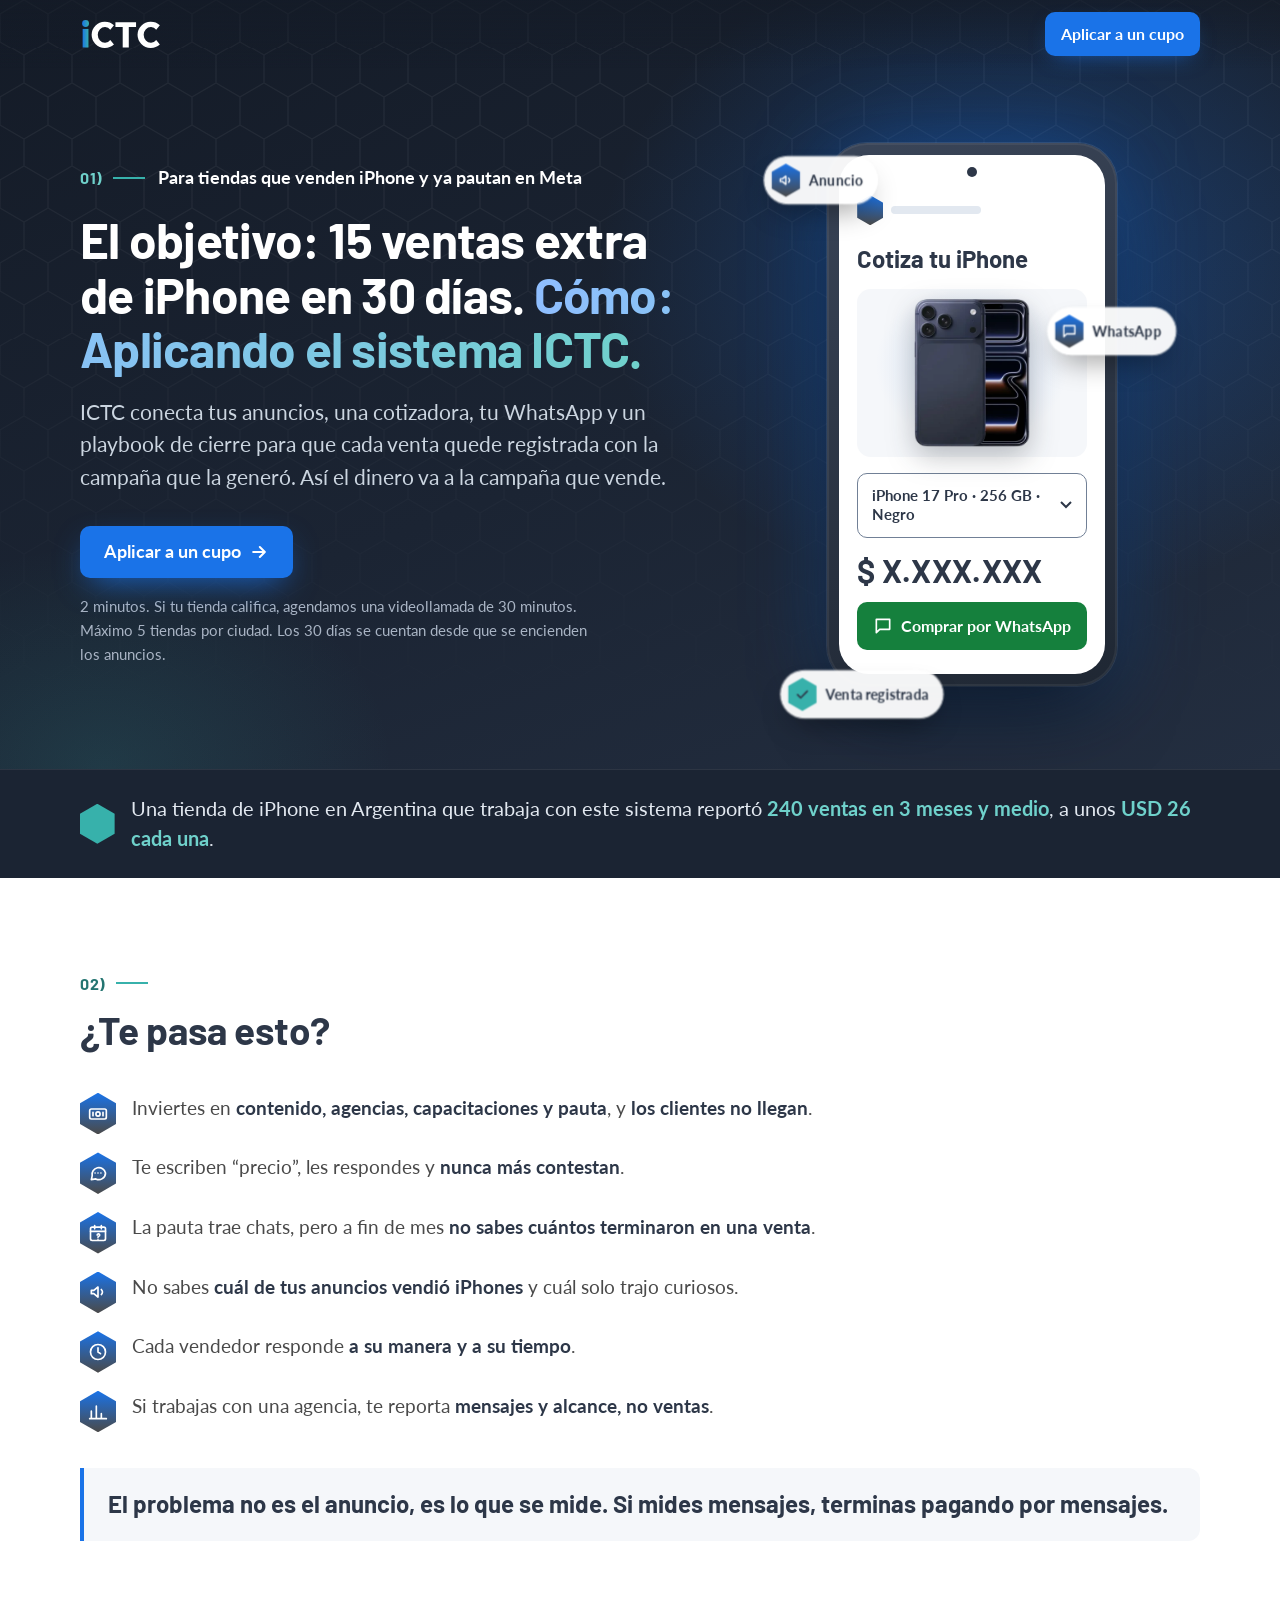
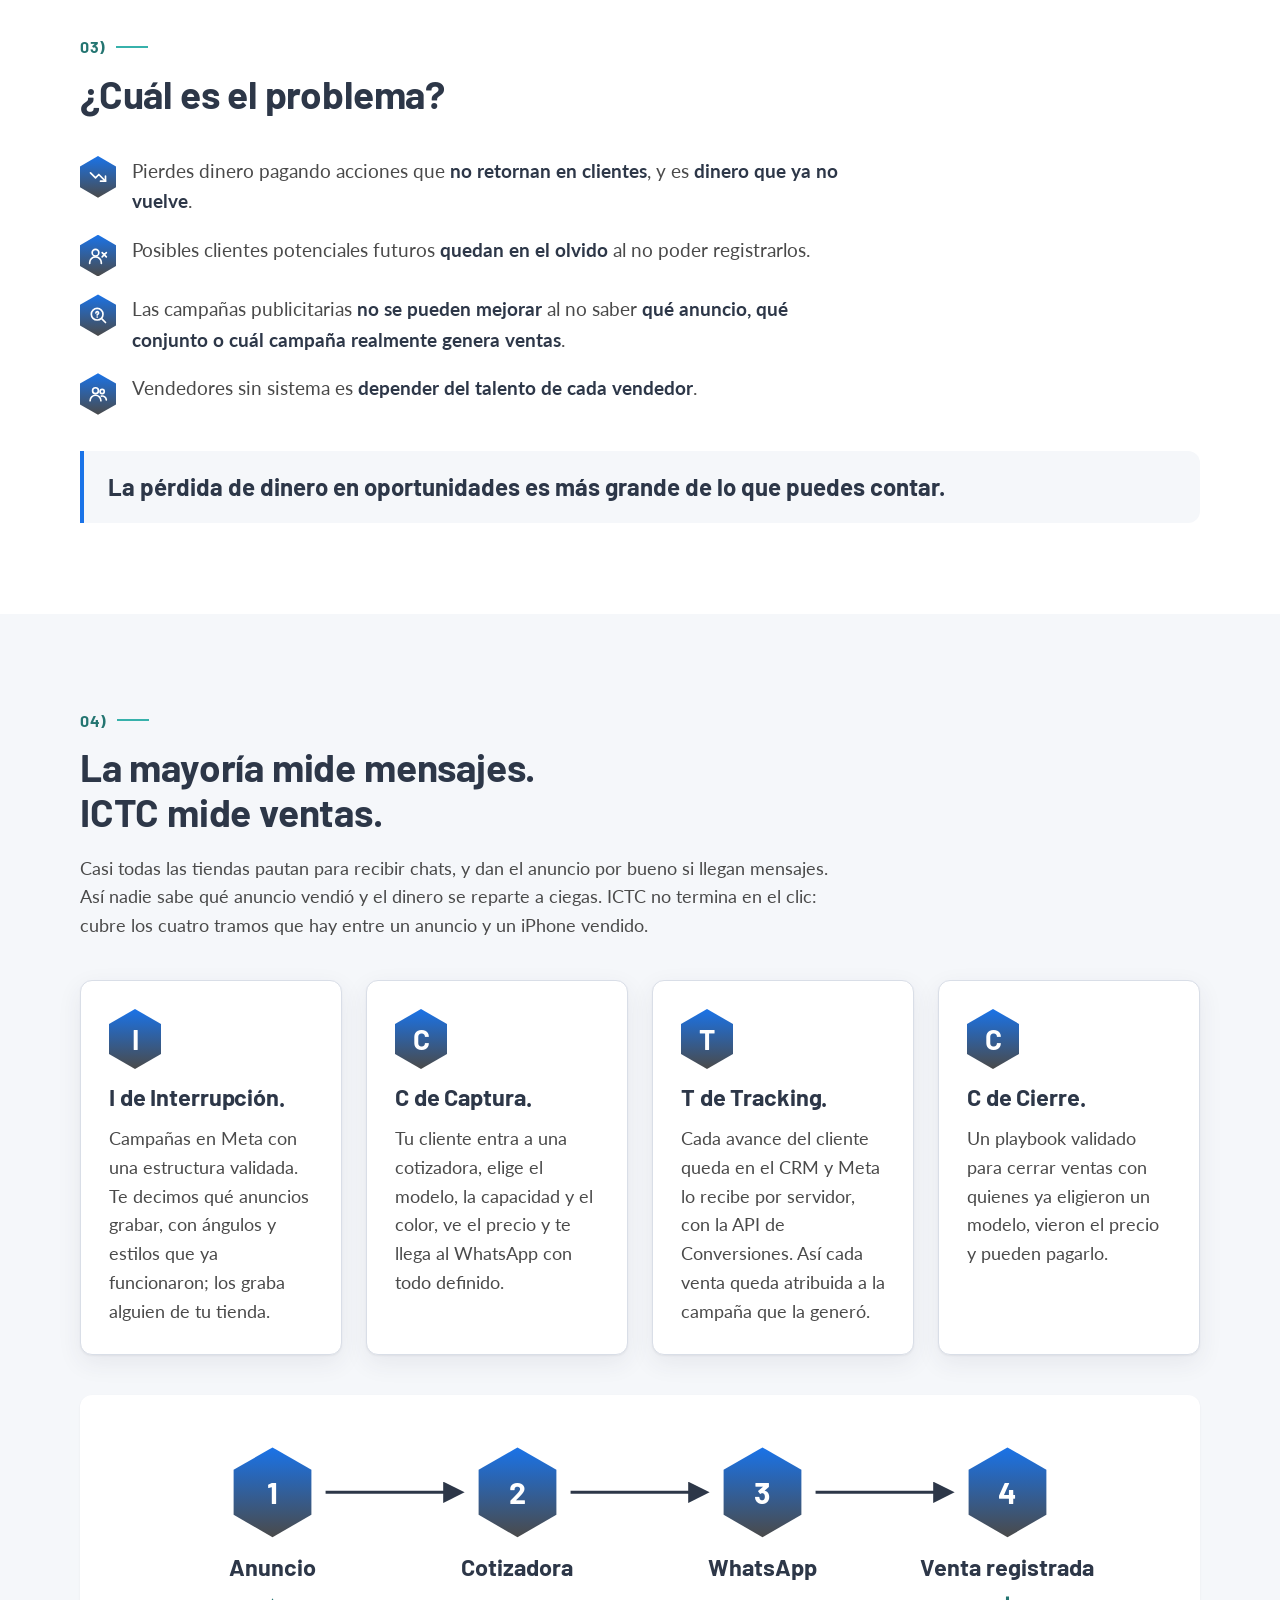
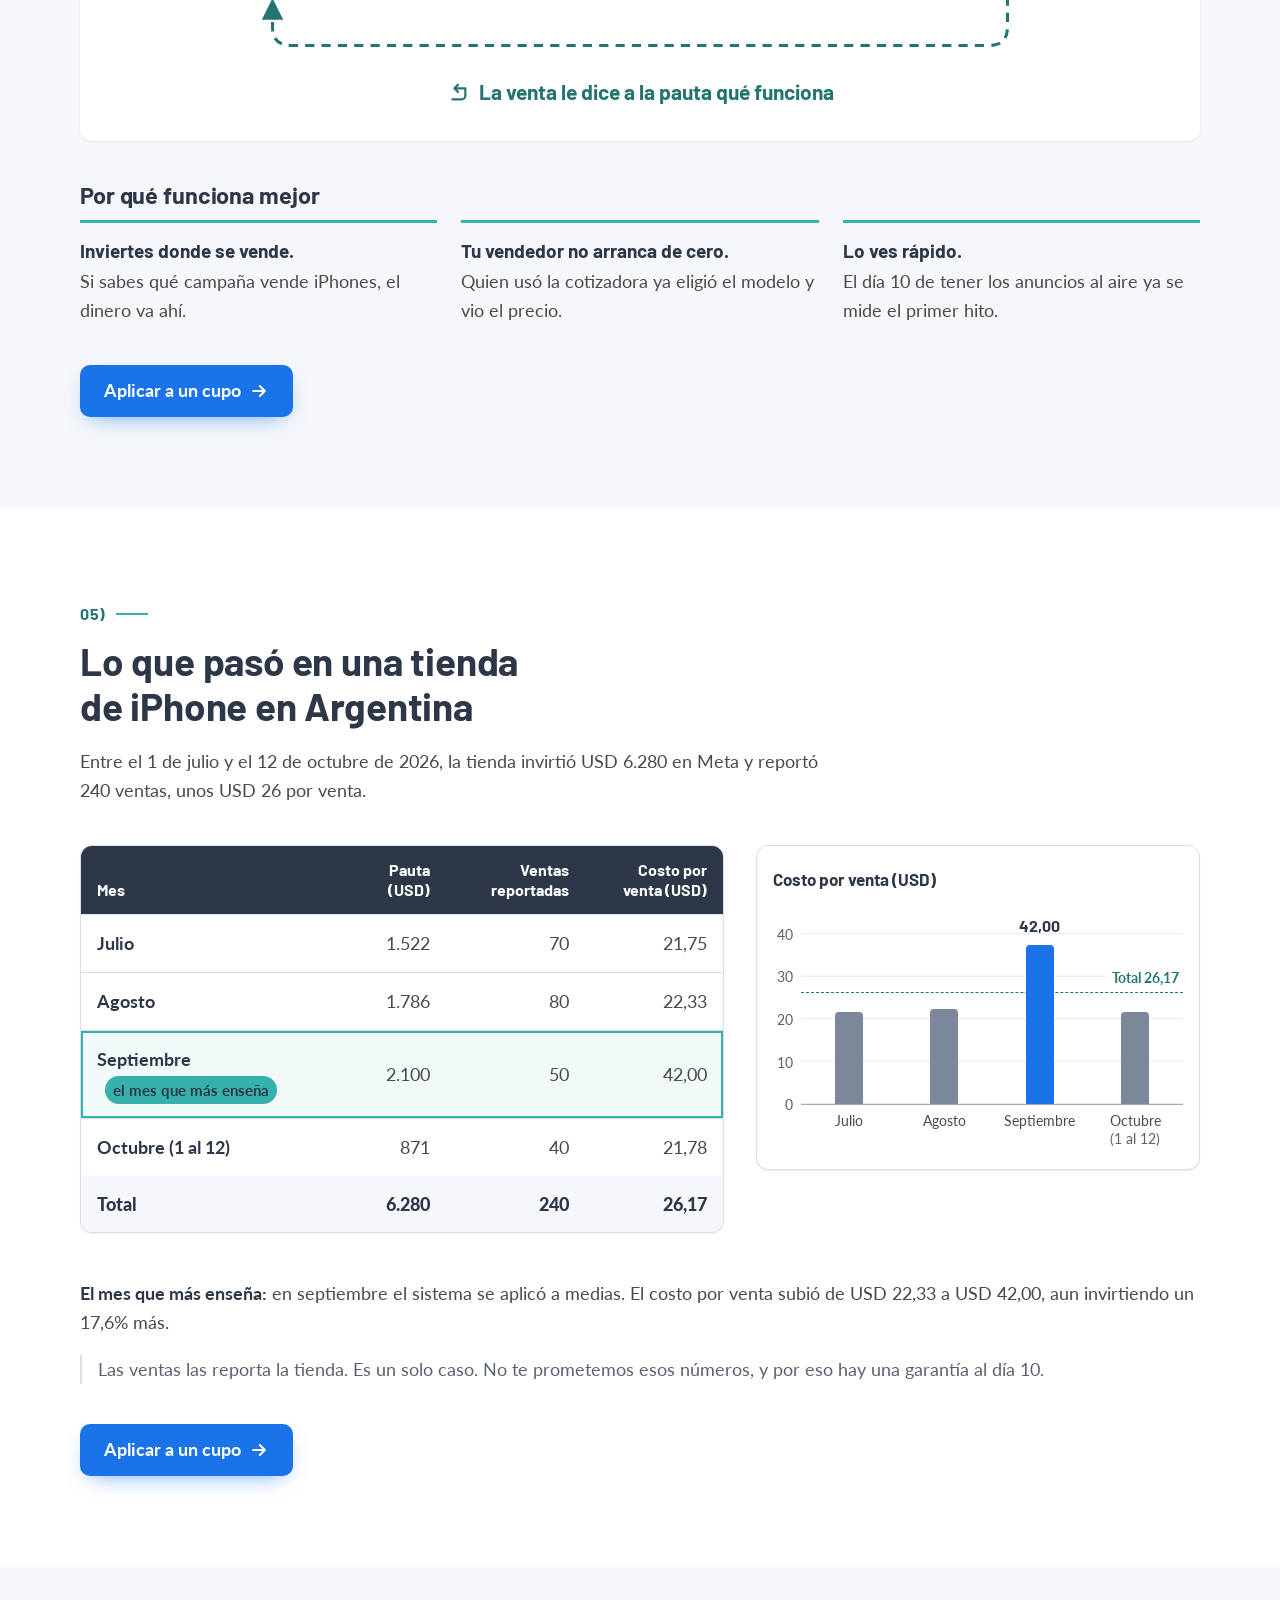
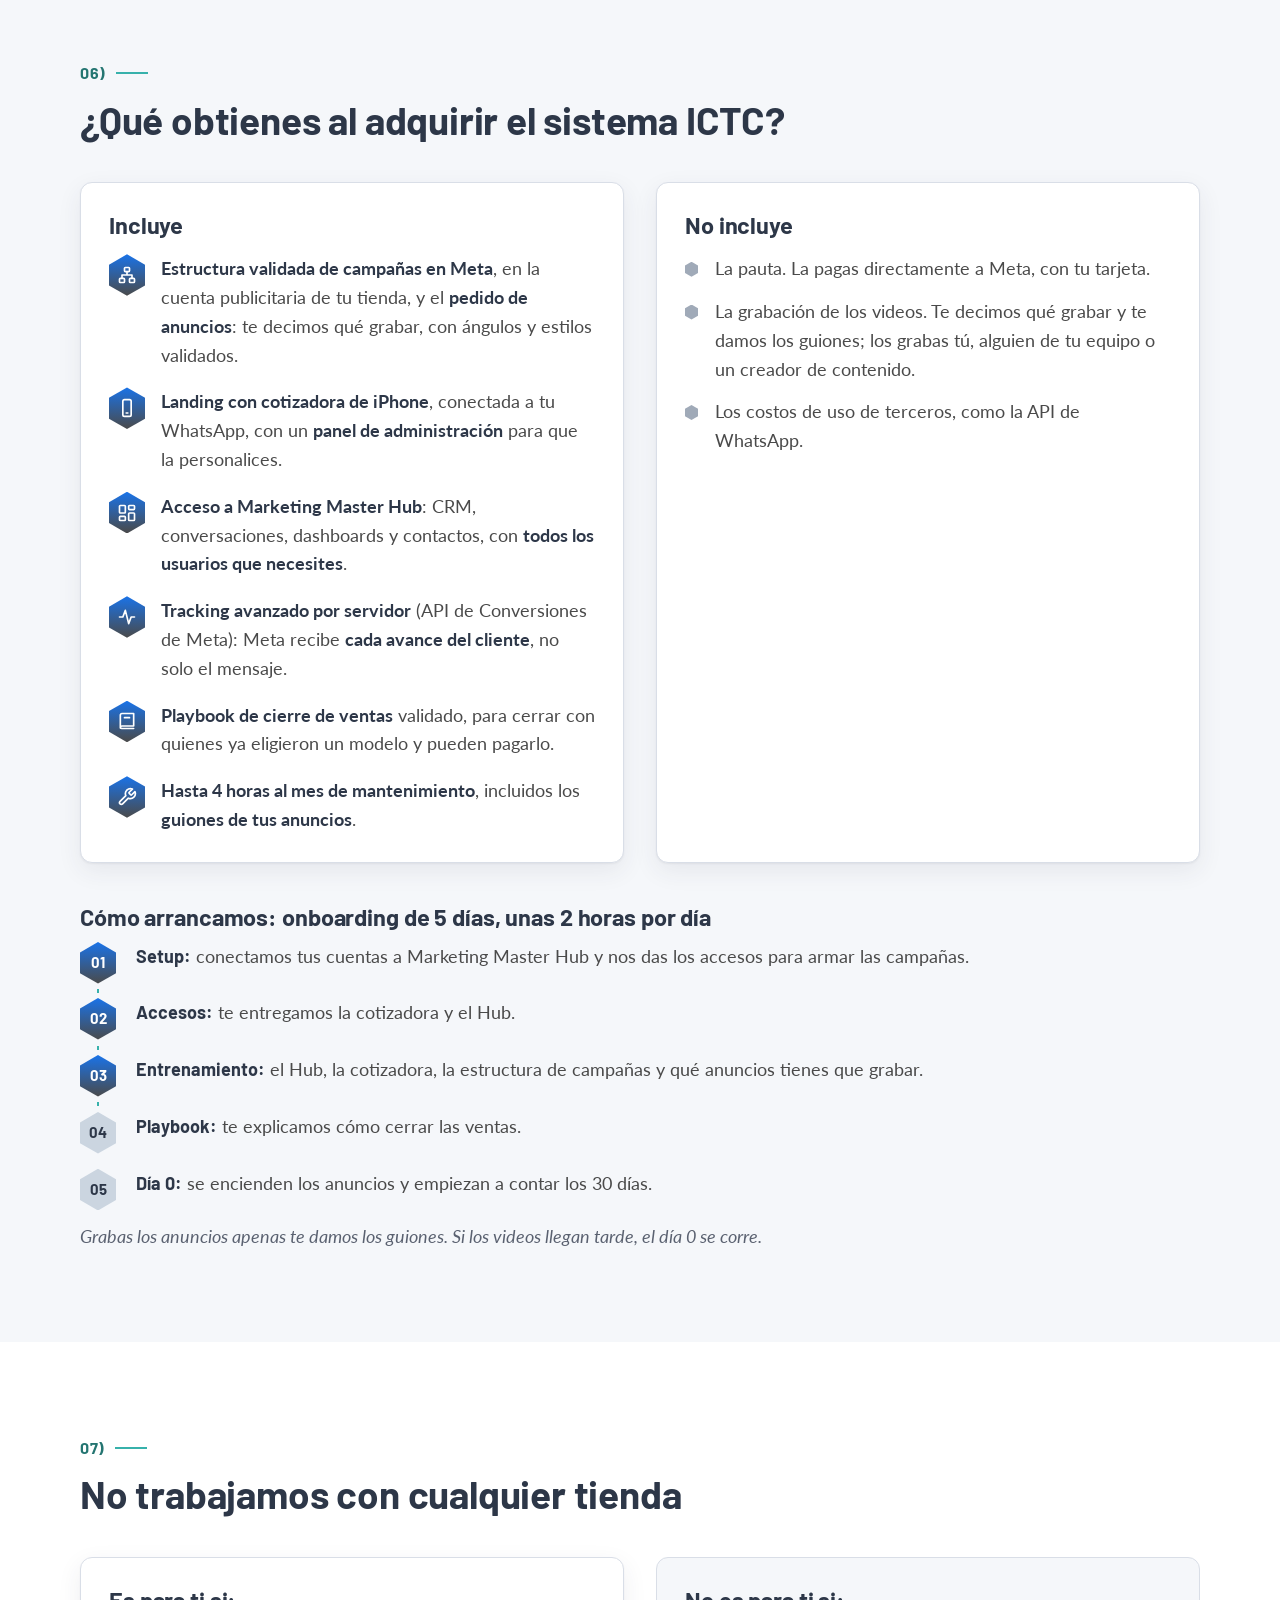
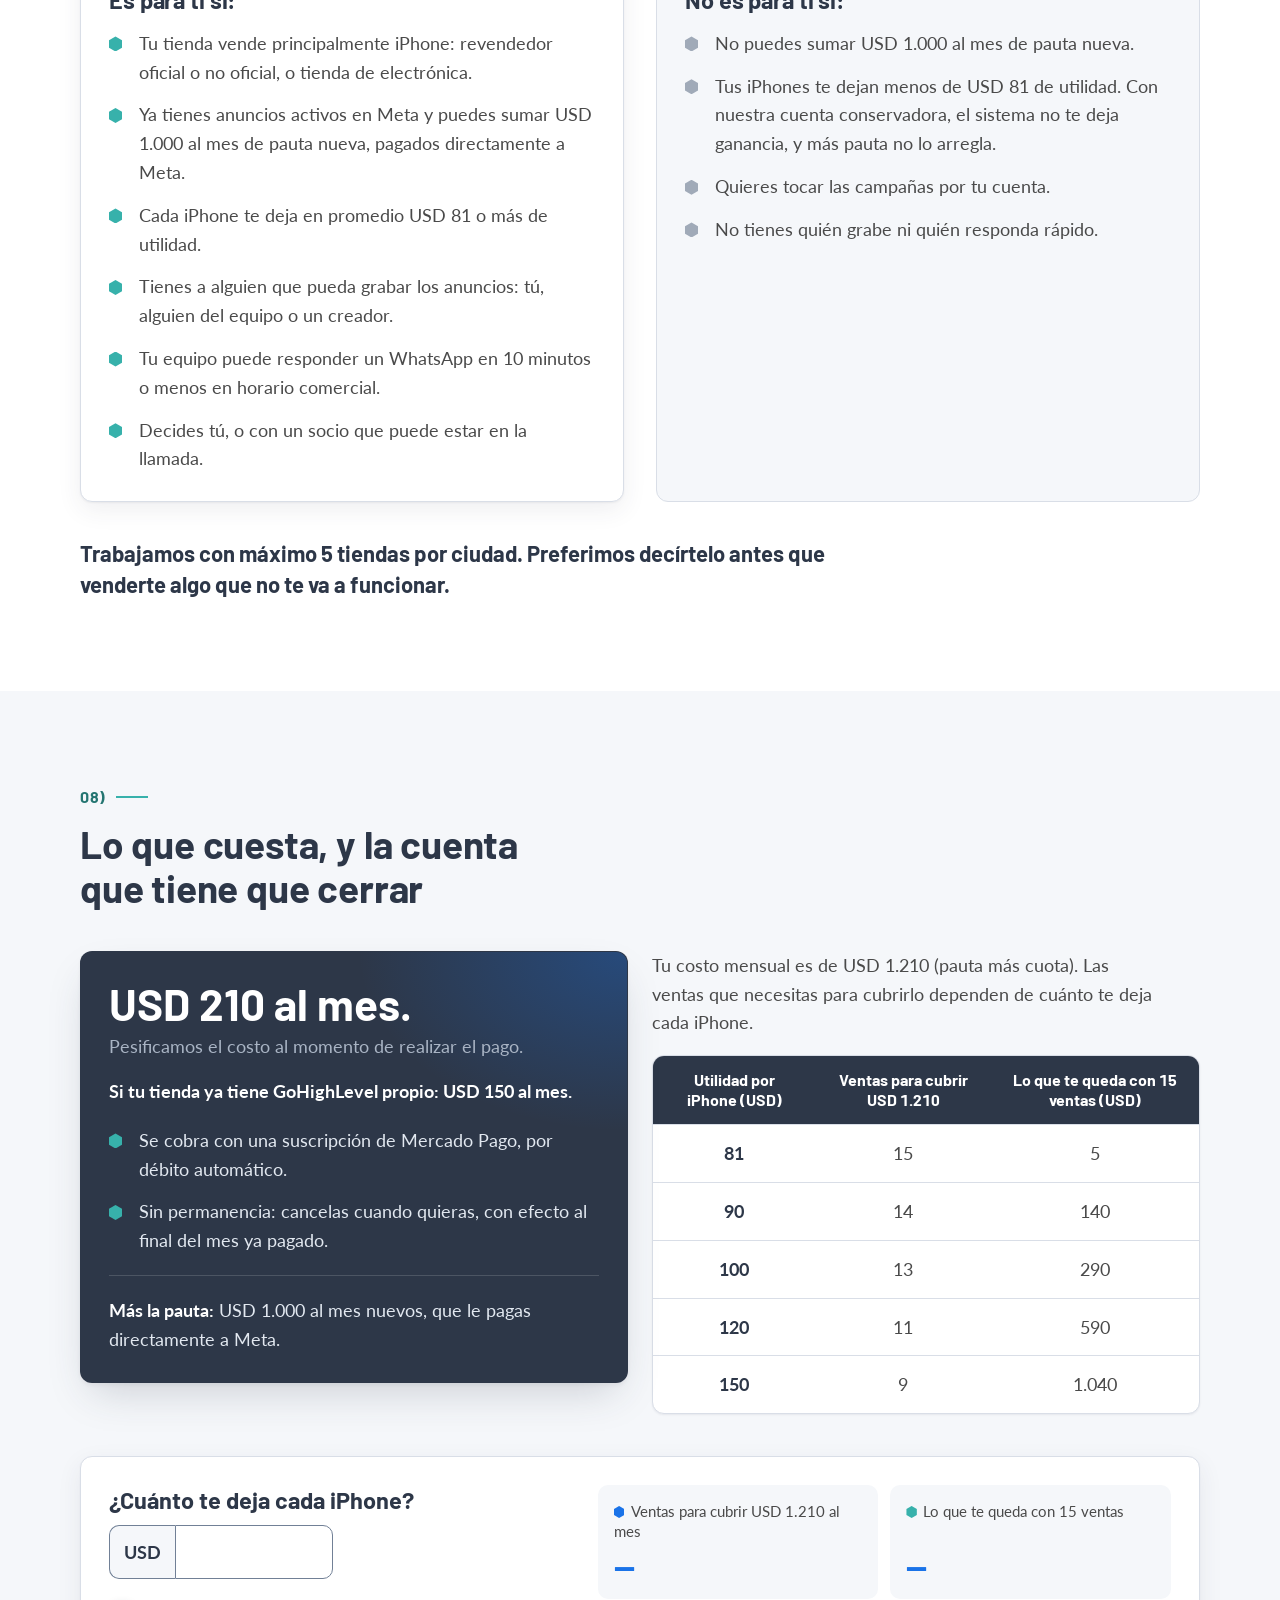
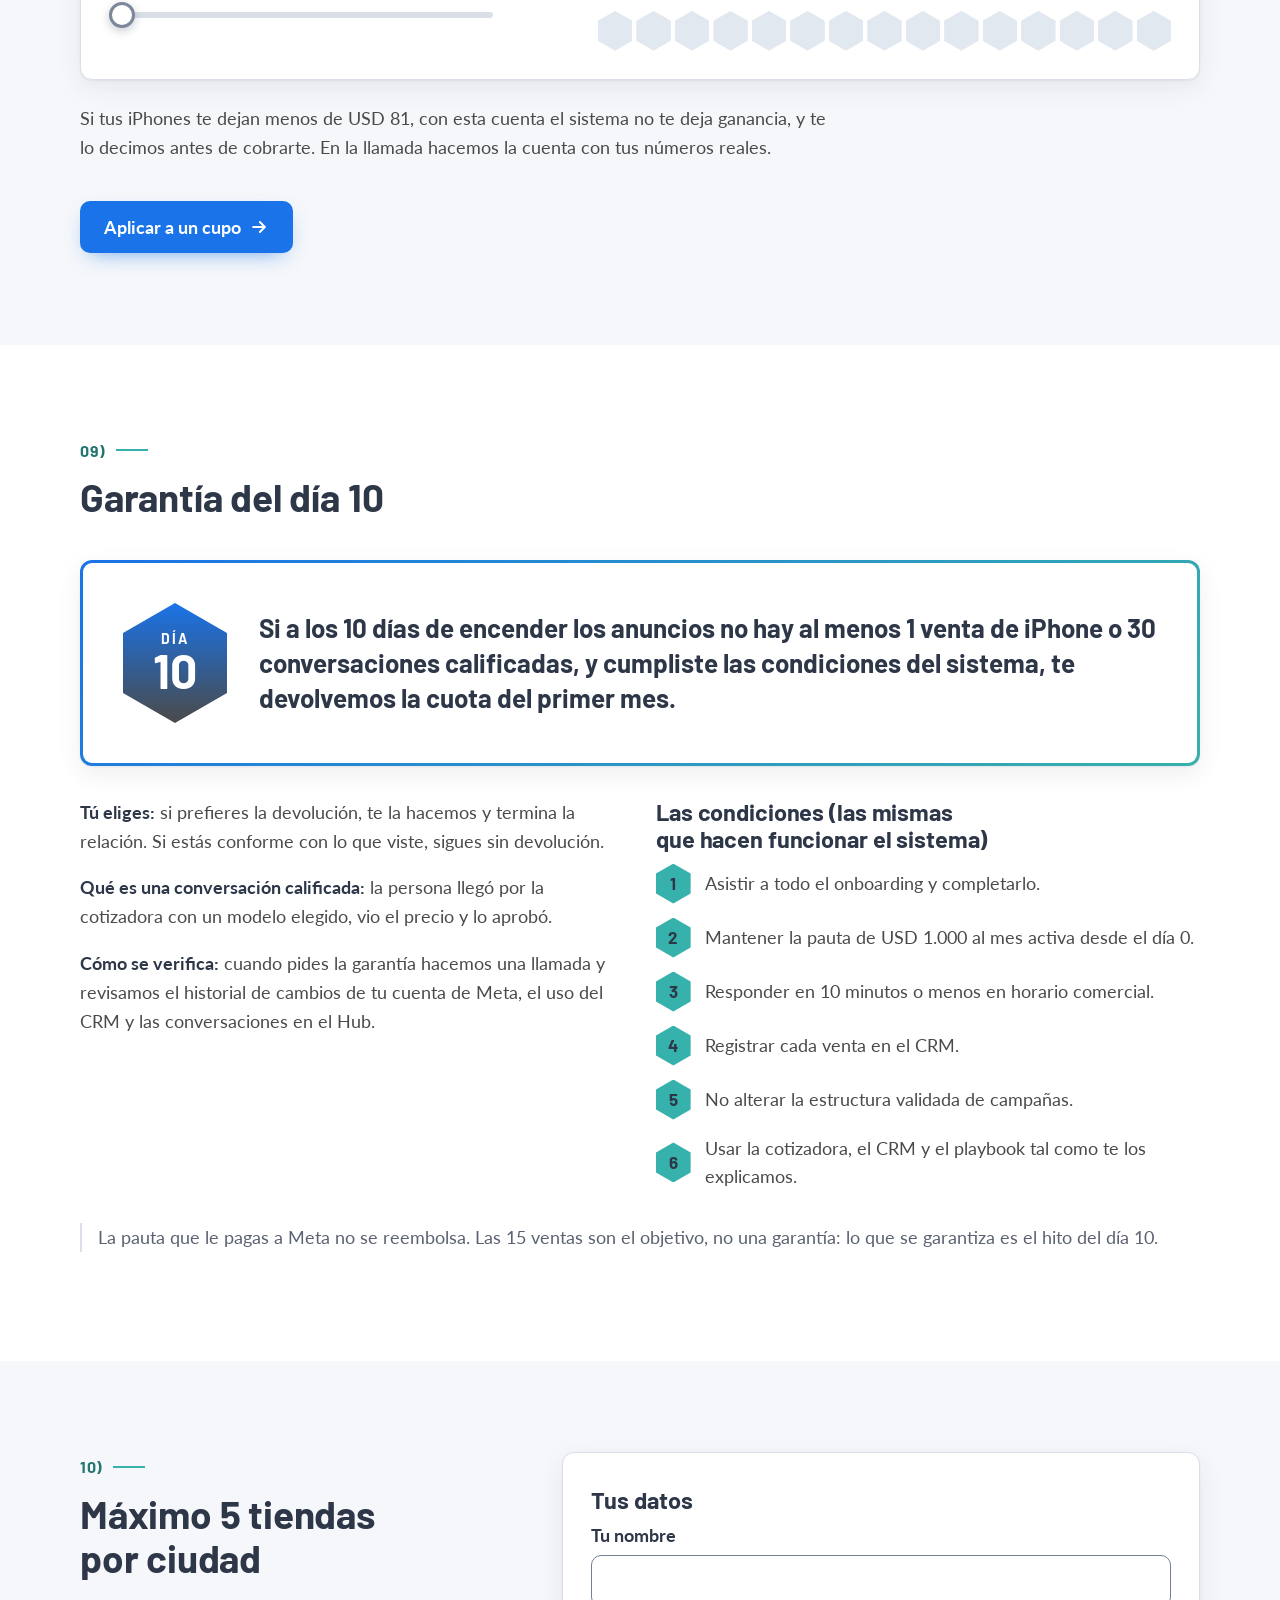
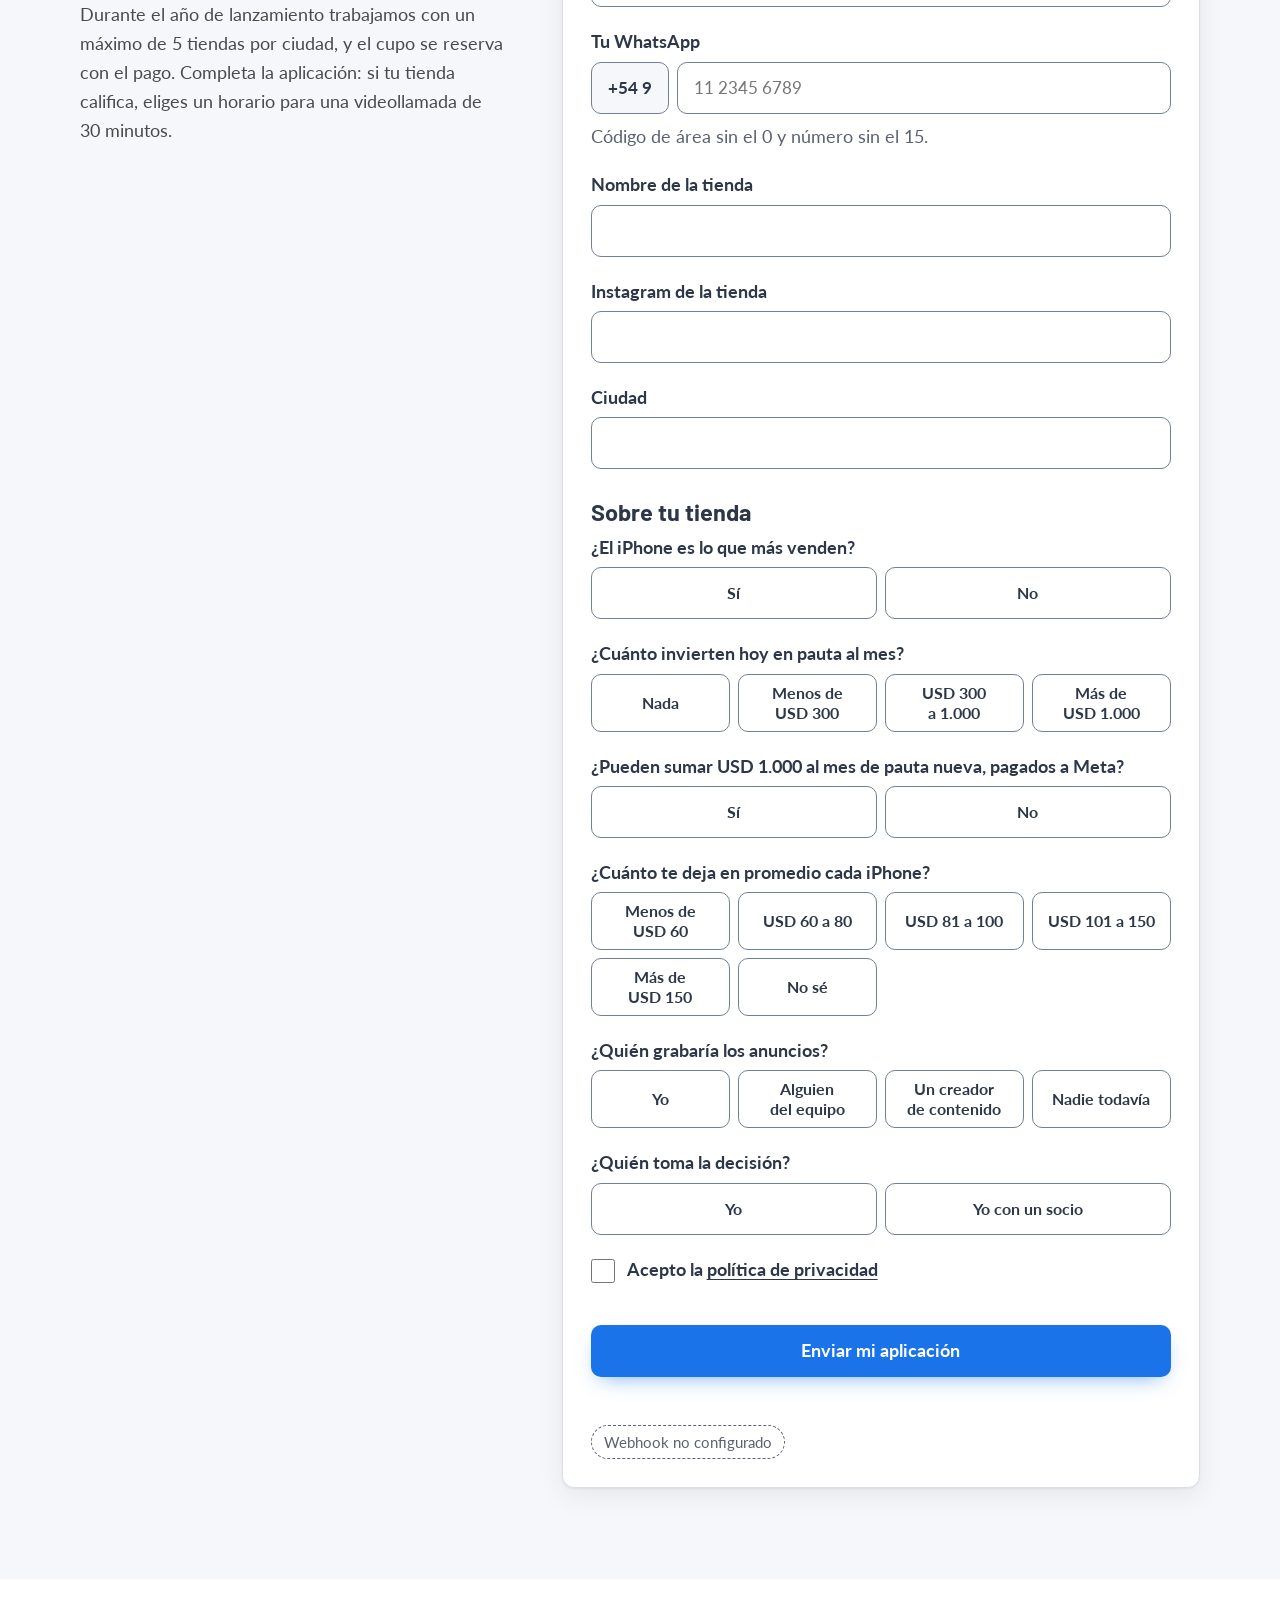
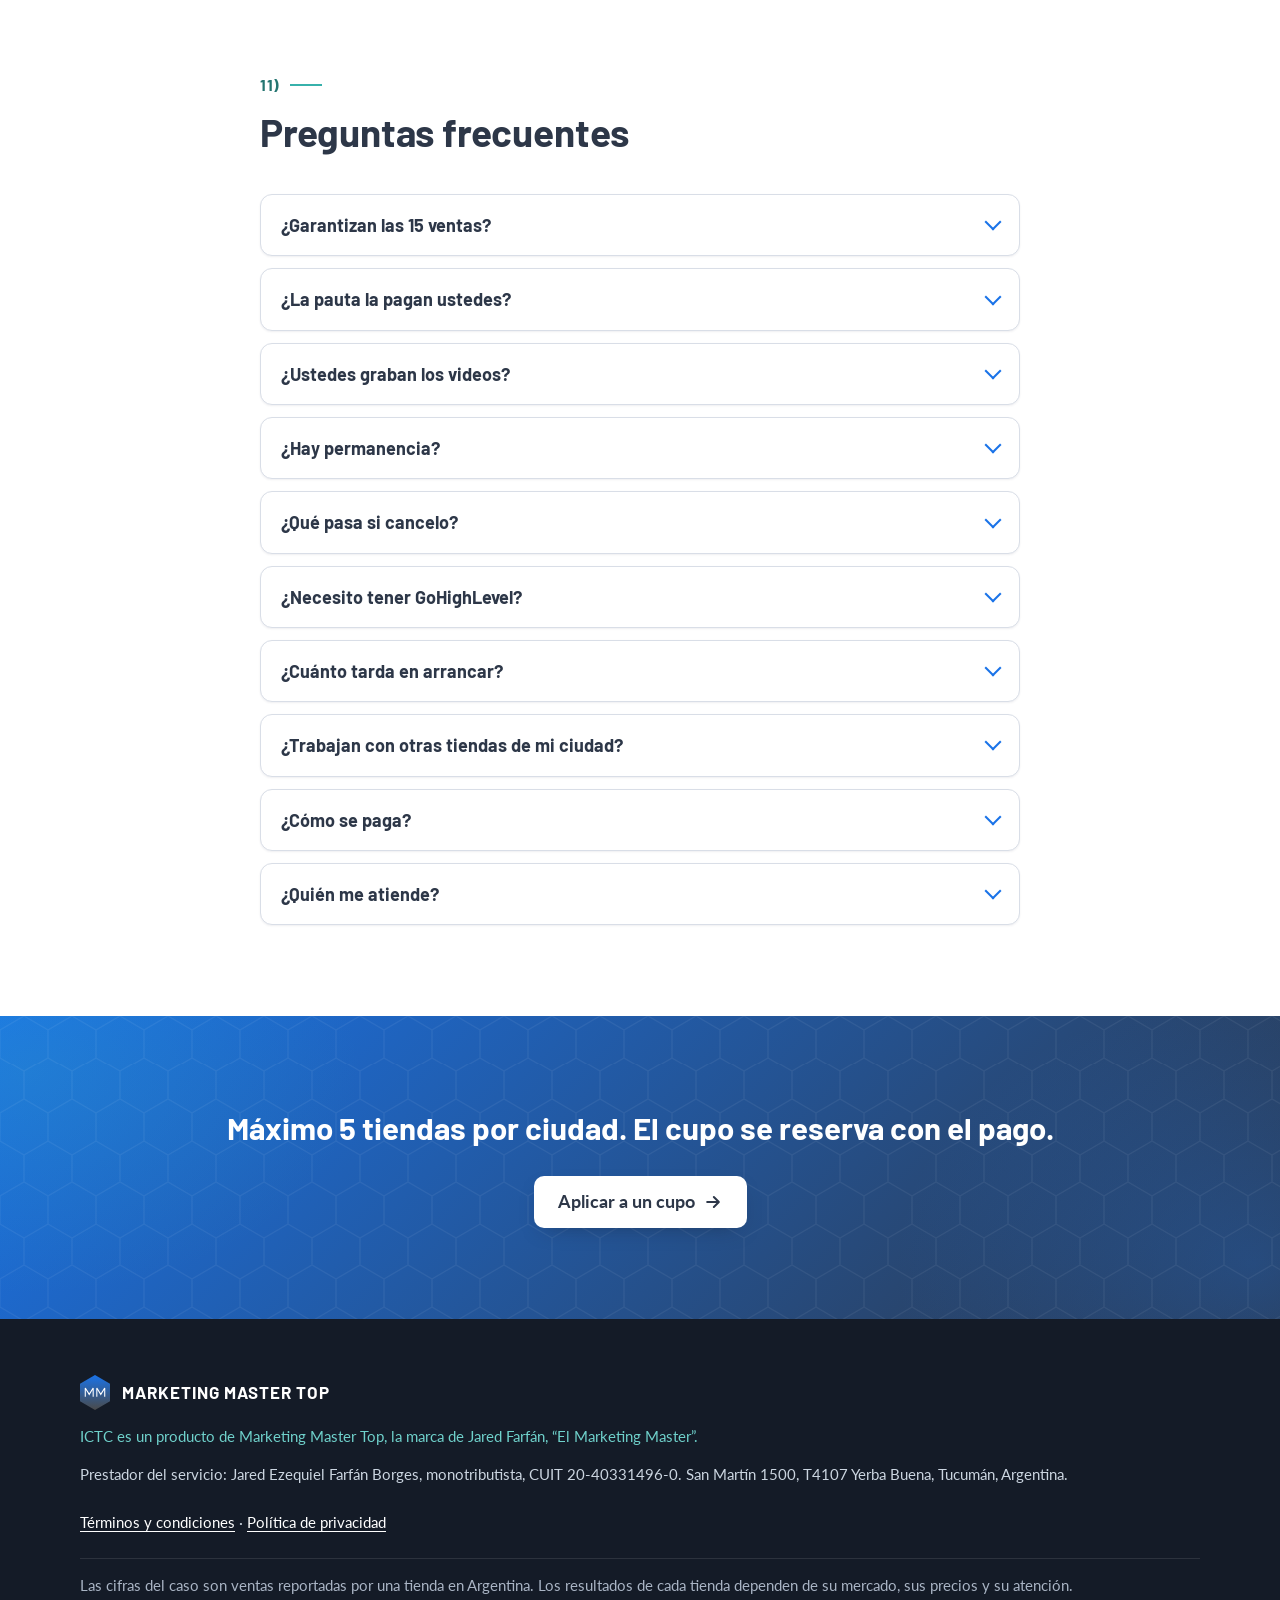
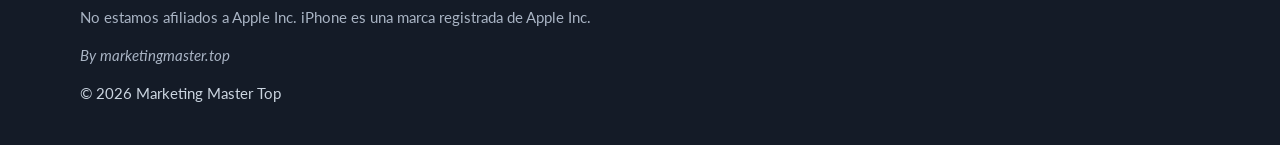
<file: index.html>
<!DOCTYPE html>
<html lang="es-AR">
<head>
  <meta charset="utf-8">
  <meta name="viewport" content="width=device-width, initial-scale=1, viewport-fit=cover">
  <title>ICTC | Ventas de iPhone medidas una por una — Marketing Master Top</title>
  <!-- Subtítulo del hero recortado a 155 caracteres o menos (se quitó la segunda frase). -->
  <meta name="description" content="ICTC conecta tus anuncios, una cotizadora, tu WhatsApp y un playbook de cierre para que cada venta quede registrada con la campaña que la generó.">
  <!-- BETA: quitar esta línea cuando salga la versión definitiva. -->
  <meta name="robots" content="noindex, nofollow">
  <meta name="theme-color" content="#2D3748">

  <!-- Open Graph / Twitter. og:url, og:image y twitter:image van con URL ABSOLUTA
       del subdominio definitivo para que Facebook y WhatsApp muestren la vista previa.
       Hasta que ictc.marketingmaster.top apunte a este sitio, la imagen no carga en
       las vistas previas. -->
  <meta property="og:type" content="website">
  <meta property="og:url" content="https://ictc.marketingmaster.top/">
  <meta property="og:locale" content="es_AR">
  <meta property="og:site_name" content="Marketing Master Top">
  <meta property="og:title" content="ICTC | Ventas de iPhone medidas una por una — Marketing Master Top">
  <meta property="og:description" content="ICTC conecta tus anuncios, una cotizadora, tu WhatsApp y un playbook de cierre para que cada venta quede registrada con la campaña que la generó.">
  <meta property="og:image" content="https://ictc.marketingmaster.top/assets/img/og-image.png">
  <meta property="og:image:width" content="1200">
  <meta property="og:image:height" content="630">
  <meta property="og:image:alt" content="El objetivo: 15 ventas extra de iPhone en 30 días. Cómo: Aplicando el sistema ICTC. Máximo 5 tiendas por ciudad.">
  <meta name="twitter:card" content="summary_large_image">
  <meta name="twitter:title" content="ICTC | Ventas de iPhone medidas una por una — Marketing Master Top">
  <meta name="twitter:description" content="ICTC conecta tus anuncios, una cotizadora, tu WhatsApp y un playbook de cierre para que cada venta quede registrada con la campaña que la generó.">
  <meta name="twitter:image" content="https://ictc.marketingmaster.top/assets/img/og-image.png">

  <link rel="icon" href="assets/img/ictc-favicon.svg" type="image/svg+xml">
  <link rel="icon" href="assets/img/favicon-32.png" sizes="32x32" type="image/png">
  <link rel="apple-touch-icon" href="assets/img/apple-touch-icon.png">

  <link rel="preconnect" href="https://fonts.googleapis.com">
  <link rel="preconnect" href="https://fonts.gstatic.com" crossorigin>
  <!-- Google Fonts sin bloquear el primer pintado (display=swap muestra la fuente de respaldo mientras carga). -->
  <link rel="preload" as="style" href="https://fonts.googleapis.com/css2?family=Barlow:wght@700&amp;family=Lato:ital,wght@0,400;0,700;0,900;1,400&amp;display=swap">
  <link rel="stylesheet" href="https://fonts.googleapis.com/css2?family=Barlow:wght@700&amp;family=Lato:ital,wght@0,400;0,700;0,900;1,400&amp;display=swap" media="print" onload="this.media='all'">
  <noscript><link rel="stylesheet" href="https://fonts.googleapis.com/css2?family=Barlow:wght@700&amp;family=Lato:ital,wght@0,400;0,700;0,900;1,400&amp;display=swap"></noscript>
  <link rel="stylesheet" href="assets/css/styles.css">
  <script>
    // Variante de idioma (ver assets/js/idioma.js): rioplatense en Argentina,
    // neutro en el resto. Se decide ANTES de pintar para que no parpadee.
    (function () {
      var r = document.documentElement, v = "ar";
      try {
        var q = new URLSearchParams(location.search).get("es"), s = null;
        try { s = sessionStorage.getItem("ict_idioma"); } catch (e) {}
        var z = Intl.DateTimeFormat().resolvedOptions().timeZone || "";
        v = (q === "ar" || q === "neutro") ? q : (s === "ar" || s === "neutro") ? s
          : z ? (/^America\/(Argentina\/|Buenos_Aires$|Catamarca$|Cordoba$|Jujuy$|Mendoza$|Rosario$)/.test(z) ? "ar" : "neutro") : "ar";
      } catch (e) {}
      r.setAttribute("data-idioma", v);
      // Red de seguridad: si el JS no llega a traducir, la página se muestra igual.
      setTimeout(function () { r.classList.add("idioma-listo"); }, 1500);
    })();
  </script>

  <script>
    // Titular A/B: se decide ANTES de pintar para que no parpadee.
    // Prioridad: ?h=a|b en la URL > variante ya vista en la sesión. Si no hay
    // ninguna, main.js aplica CONFIG.titularPorDefecto (el CSS muestra la A).
    (function () {
      try {
        var h = (new URLSearchParams(location.search).get("h") || "").toLowerCase();
        if (h !== "a" && h !== "b") {
          h = String(JSON.parse(sessionStorage.getItem("ict_variante") || "null") || "").toLowerCase();
        }
        if (h === "a" || h === "b") document.documentElement.setAttribute("data-h", h);
      } catch (e) {}
    })();
  </script>
  <link rel="modulepreload" href="config.js">
  <!-- Idioma primero y por separado: solo depende de config.js, así no espera al resto. -->
  <script type="module" src="assets/js/idioma.js"></script>
  <script type="module" src="assets/js/main.js"></script>
</head>
<body class="con-cta-movil">
  <a class="saltar-al-contenido" href="#contenido">Saltar al contenido</a>

  <div id="encabezado" data-cta="#aplicar" data-tema="oscuro" data-progreso></div>

  <main id="contenido">

    <!-- ===================================================================
         01) HERO
         =================================================================== -->
    <section class="hero" id="hero" aria-labelledby="hero-titulo">
      <div class="contenedor hero__interior">
        <div class="hero__texto">
          <p class="hero__antetitulo">
            <span class="numero-seccion">01)</span>
            <span class="hero__antetitulo-texto">Para tiendas que venden iPhone y ya pautan en Meta</span>
          </p>
          <h1 id="hero-titulo">
            <span class="titular titular--a">El objetivo: 15 ventas extra de iPhone en 30 días. <span class="resalte">Cómo: Aplicando el sistema ICTC.</span></span>
            <span class="titular titular--b">Un chat no es una venta. <span class="resalte">Sabé cuántos iPhones te vende cada anuncio.</span></span>
          </h1>
          <p class="hero__subtitulo">ICTC conecta tus anuncios, una cotizadora, tu WhatsApp y un playbook de cierre para que cada venta quede registrada con la campaña que la generó. Así la plata va a la campaña que vende.</p>
          <a class="boton boton--primario boton--flecha boton--bloque-movil" href="#aplicar" data-cta="hero">Aplicar a un cupo<svg class="boton__flecha" width="20" height="20" viewBox="0 0 24 24" aria-hidden="true" focusable="false"><path d="M5 12h13M13 6l6 6-6 6" fill="none" stroke="currentColor" stroke-width="2.4" stroke-linecap="round" stroke-linejoin="round"/></svg></a>
          <p class="hero__debajo-boton">2 minutos. Si tu tienda califica, agendamos una videollamada de 30 minutos. Máximo 5 tiendas por ciudad. Los 30 días se cuentan desde que se encienden los anuncios.</p>
        </div>

        <!-- Si CONFIG.videoHero tiene URL, main.js reemplaza el mock por el video. -->
        <div class="hero__visual" id="hero-visual">
          <div class="escena" data-inclinar>
            <div class="telefono-mock" role="img" aria-label="Ilustración de una cotizadora de iPhone conectada a WhatsApp">
              <div class="telefono-mock__pantalla">
                <div class="mock__tienda"><span class="mock__tienda-logo"></span><span class="mock__tienda-linea"></span></div>
                <p class="mock__titulo">Cotizá tu iPhone</p>
                <div class="mock__producto">
                  <!-- Imagen enviada por Jared, con el logo de Apple retirado (regla 6 de CLAUDE.md). -->
                  <picture>
                    <source srcset="assets/img/iphone-cotizadora.webp" type="image/webp">
                    <img src="assets/img/iphone-cotizadora.png" alt="" width="281" height="360" decoding="async">
                  </picture>
                </div>
                <div class="mock__selector">
                  <span>iPhone 17 Pro · 256 GB · Negro</span>
                  <svg width="12" height="8" viewBox="0 0 12 8" aria-hidden="true"><path d="M1 1l5 5 5-5" fill="none" stroke="#2D3748" stroke-width="2"/></svg>
                </div>
                <p class="mock__precio">$ X.XXX.XXX</p>
                <div class="mock__boton">
                  <svg width="20" height="20" viewBox="0 0 24 24" aria-hidden="true"><path d="M4 4h16v12H8l-4 4z" fill="none" stroke="currentColor" stroke-width="2" stroke-linejoin="round"/></svg>
                  Comprar por WhatsApp
                </div>
              </div>
            </div>
            <div class="flotante flotante--anuncio" aria-hidden="true">
              <div class="flotante__interior">
                <span class="flotante__icono"><svg width="16" height="16" viewBox="0 0 24 24"><path d="M4 10v4h3l5 4V6L7 10H4zM16 9a4 4 0 0 1 0 6" fill="none" stroke="currentColor" stroke-width="2" stroke-linecap="round" stroke-linejoin="round"/></svg></span>Anuncio
              </div>
            </div>
            <div class="flotante flotante--whatsapp" aria-hidden="true">
              <div class="flotante__interior">
                <span class="flotante__icono"><svg width="16" height="16" viewBox="0 0 24 24"><path d="M4 4h16v12H8l-4 4z" fill="none" stroke="currentColor" stroke-width="2" stroke-linejoin="round"/></svg></span>WhatsApp
              </div>
            </div>
            <div class="flotante flotante--venta" aria-hidden="true">
              <div class="flotante__interior">
                <span class="flotante__icono"><svg width="16" height="16" viewBox="0 0 24 24"><path d="M5 12.5l4.5 4.5L19 7.5" fill="none" stroke="currentColor" stroke-width="2.4" stroke-linecap="round" stroke-linejoin="round"/></svg></span>Venta registrada
              </div>
            </div>
          </div>
        </div>
      </div>
    </section>

    <!-- Franja de prueba -->
    <div class="franja-prueba">
      <div class="contenedor franja-prueba__interior">
        <span class="hex hex--chico" aria-hidden="true"></span>
        <p>Una tienda de iPhone en Argentina que trabaja con este sistema reportó <strong>240 ventas en 3 meses y medio</strong>, a unos <strong>USD 26 cada una</strong>.</p>
      </div>
    </div>

    <!-- Franja de cupos: solo se muestra si CONFIG.cupos tiene datos reales. -->
    <div class="cupos" id="cupos" hidden>
      <div class="contenedor">
        <ul class="chips" role="list" aria-label="Cupos por ciudad"></ul>
      </div>
    </div>

    <!-- ===================================================================
         02) EL PROBLEMA
         =================================================================== -->
    <section class="seccion" id="problema" aria-labelledby="problema-titulo">
      <div class="contenedor">
        <div class="seccion__cabecera revelar">
          <p class="numero-seccion">02)</p>
          <h2 id="problema-titulo">¿Te pasa esto?</h2>
        </div>
        <ul class="lista-hex lista-hex--iconos problema__lista revelar" role="list">
          <li><span class="lista-hex__icono" aria-hidden="true"><svg viewBox="0 0 24 24" width="18" height="18" fill="none" stroke="currentColor" stroke-width="2" stroke-linecap="round" stroke-linejoin="round" focusable="false"><rect x="2" y="6" width="20" height="12" rx="2"/><circle cx="12" cy="12" r="2.5"/><path d="M6 10v4M18 10v4"/></svg></span>Invertís en <strong>contenido, agencias, capacitaciones y pauta</strong>, y <strong>los clientes no llegan</strong>.</li>
          <li><span class="lista-hex__icono" aria-hidden="true"><svg viewBox="0 0 24 24" width="18" height="18" fill="none" stroke="currentColor" stroke-width="2" stroke-linecap="round" stroke-linejoin="round" focusable="false"><path d="M21 12a8 8 0 0 1-11.6 7.1L4 20l1-4.6A8 8 0 1 1 21 12z"/><path d="M8.5 12h.01M12 12h.01M15.5 12h.01"/></svg></span>Te escriben “precio”, les respondés y <strong>nunca más contestan</strong>.</li>
          <li><span class="lista-hex__icono" aria-hidden="true"><svg viewBox="0 0 24 24" width="18" height="18" fill="none" stroke="currentColor" stroke-width="2" stroke-linecap="round" stroke-linejoin="round" focusable="false"><rect x="3" y="5" width="18" height="16" rx="2"/><path d="M3 10h18M8 3v4M16 3v4"/><path d="M11 14.5a1.5 1.5 0 1 1 2 1.4c-.6.2-1 .7-1 1.3M12 19.5h.01"/></svg></span>La pauta trae chats, pero a fin de mes <strong>no sabés cuántos terminaron en una venta</strong>.</li>
          <li><span class="lista-hex__icono" aria-hidden="true"><svg viewBox="0 0 24 24" width="18" height="18" fill="none" stroke="currentColor" stroke-width="2" stroke-linecap="round" stroke-linejoin="round" focusable="false"><path d="M4 10v4h3l5 4V6L7 10H4zM16 9a4 4 0 0 1 0 6"/></svg></span>No sabés <strong>cuál de tus anuncios vendió iPhones</strong> y cuál solo trajo curiosos.</li>
          <li><span class="lista-hex__icono" aria-hidden="true"><svg viewBox="0 0 24 24" width="18" height="18" fill="none" stroke="currentColor" stroke-width="2" stroke-linecap="round" stroke-linejoin="round" focusable="false"><circle cx="12" cy="12" r="9"/><path d="M12 7v5l3 2"/></svg></span>Cada vendedor responde <strong>a su manera y a su tiempo</strong>.</li>
          <!-- [PENDIENTE] validar este punto. Para quitarlo, borrar el <li> con data-pendiente="validar-agencias". -->
          <li data-pendiente="validar-agencias"><span class="lista-hex__icono" aria-hidden="true"><svg viewBox="0 0 24 24" width="18" height="18" fill="none" stroke="currentColor" stroke-width="2" stroke-linecap="round" stroke-linejoin="round" focusable="false"><path d="M4 20V11M10 20V5M16 20v-6M2 20h20"/></svg></span>Si trabajás con una agencia, te reporta <strong>mensajes y alcance, no ventas</strong>.</li>
        </ul>
        <p class="destacado revelar">El problema no es el anuncio, es lo que se mide. Si medís mensajes, terminás pagando por mensajes.</p>
      </div>
    </section>

    <!-- ===================================================================
         03) EL COSTO DEL PROBLEMA (agravamiento; misma estructura que 02)
         =================================================================== -->
    <section class="seccion seccion--continua" id="costo-problema" aria-labelledby="costo-problema-titulo">
      <div class="contenedor">
        <div class="seccion__cabecera revelar">
          <p class="numero-seccion">03)</p>
          <h2 id="costo-problema-titulo">¿Cuál es el problema?</h2>
        </div>
        <ul class="lista-hex lista-hex--iconos problema__lista revelar" role="list">
          <li><span class="lista-hex__icono" aria-hidden="true"><svg viewBox="0 0 24 24" width="18" height="18" fill="none" stroke="currentColor" stroke-width="2" stroke-linecap="round" stroke-linejoin="round" focusable="false"><path d="M3 7l6 6 4-4 8 8"/><path d="M15 17h6v-6"/></svg></span>Perdés dinero pagando acciones que <strong>no retornan en clientes</strong>, y es <strong>dinero que ya no vuelve</strong>.</li>
          <li><span class="lista-hex__icono" aria-hidden="true"><svg viewBox="0 0 24 24" width="18" height="18" fill="none" stroke="currentColor" stroke-width="2" stroke-linecap="round" stroke-linejoin="round" focusable="false"><circle cx="9" cy="8" r="4"/><path d="M2 21v-1a7 7 0 0 1 14 0v1"/><path d="M17 8l5 5M22 8l-5 5"/></svg></span>Posibles clientes potenciales futuros <strong>quedan en el olvido</strong> al no poder registrarlos.</li>
          <li><span class="lista-hex__icono" aria-hidden="true"><svg viewBox="0 0 24 24" width="18" height="18" fill="none" stroke="currentColor" stroke-width="2" stroke-linecap="round" stroke-linejoin="round" focusable="false"><circle cx="11" cy="11" r="7"/><path d="M21 21l-4.3-4.3"/><path d="M9.5 9.5a1.6 1.6 0 1 1 2.2 1.5c-.5.2-.7.6-.7 1.1M11 14.5h.01"/></svg></span>Las campañas publicitarias <strong>no se pueden mejorar</strong> al no saber <strong>qué anuncio, qué conjunto o cuál campaña realmente genera ventas</strong>.</li>
          <li><span class="lista-hex__icono" aria-hidden="true"><svg viewBox="0 0 24 24" width="18" height="18" fill="none" stroke="currentColor" stroke-width="2" stroke-linecap="round" stroke-linejoin="round" focusable="false"><circle cx="9" cy="8" r="3.5"/><path d="M2.5 20a6.5 6.5 0 0 1 13 0"/><circle cx="17" cy="9" r="2.5"/><path d="M16 14.5a5 5 0 0 1 6 4.5"/></svg></span>Vendedores sin sistema es <strong>depender del talento de cada vendedor</strong>.</li>
        </ul>
        <p class="destacado revelar">La pérdida de dinero en oportunidades es más grande de lo que podés contar.</p>
      </div>
    </section>

    <!-- ===================================================================
         04) CONTRASTE E ICTC
         =================================================================== -->
    <section class="seccion seccion--suave" id="ict" aria-labelledby="ict-titulo">
      <div class="contenedor">
        <div class="seccion__cabecera revelar">
          <p class="numero-seccion">04)</p>
          <h2 id="ict-titulo">La mayoría mide mensajes. ICTC mide ventas.</h2>
          <p>Casi todas las tiendas pautan para recibir chats, y dan el anuncio por bueno si llegan mensajes. Así nadie sabe qué anuncio vendió y la plata se reparte a ciegas. ICTC no termina en el clic: cubre los cuatro tramos que hay entre un anuncio y un iPhone vendido.</p>
        </div>

        <div class="tarjetas-ict">
          <article class="tarjeta tarjeta--foco tarjeta-ict revelar">
            <span class="hex" aria-hidden="true">I</span>
            <h3>I de Interrupción.</h3>
            <p>Campañas en Meta con una estructura validada. Te decimos qué anuncios grabar, con ángulos y estilos que ya funcionaron; los graba alguien de tu tienda.</p>
          </article>
          <article class="tarjeta tarjeta--foco tarjeta-ict revelar">
            <span class="hex" aria-hidden="true">C</span>
            <h3>C de Captura.</h3>
            <p>Tu cliente entra a una cotizadora, elige el modelo, la capacidad y el color, ve el precio y te llega al WhatsApp con todo definido.</p>
          </article>
          <article class="tarjeta tarjeta--foco tarjeta-ict revelar">
            <span class="hex" aria-hidden="true">T</span>
            <h3>T de Tracking.</h3>
            <p>Cada avance del cliente queda en el CRM y Meta lo recibe por servidor, con la API de Conversiones. Así cada venta queda atribuida a la campaña que la generó.</p>
          </article>
          <article class="tarjeta tarjeta--foco tarjeta-ict revelar">
            <span class="hex" aria-hidden="true">C</span>
            <h3>C de Cierre.</h3>
            <p>Un playbook validado para cerrar ventas con quienes ya eligieron un modelo, vieron el precio y pueden pagarlo.</p>
          </article>
        </div>

        <figure class="flujo revelar">
          <!-- Escritorio: horizontal -->
          <svg class="flujo__h" viewBox="0 0 960 232" role="img" aria-labelledby="flujo-h-titulo flujo-h-desc">
            <title id="flujo-h-titulo">Recorrido de una venta con ICTC</title>
            <desc id="flujo-h-desc">Paso 1: anuncio. Paso 2: cotizadora. Paso 3: WhatsApp. Paso 4: venta registrada. Una flecha vuelve de la venta al anuncio.</desc>
            <defs>
              <linearGradient id="flujo-h-grad" x1="0" y1="0" x2="0" y2="1">
                <stop offset="0" stop-color="#1A73E8"/><stop offset="1" stop-color="#4A4A4A"/>
              </linearGradient>
              <marker id="flujo-h-flecha" viewBox="0 0 10 10" refX="8" refY="5" markerWidth="7" markerHeight="7" orient="auto-start-reverse">
                <path d="M0 0L10 5L0 10z" fill="#2D3748"/>
              </marker>
              <marker id="flujo-h-vuelta" viewBox="0 0 10 10" refX="8" refY="5" markerWidth="7" markerHeight="7" orient="auto-start-reverse">
                <path d="M0 0L10 5L0 10z" fill="#247571"/>
              </marker>
            </defs>
            <g class="flujo__paso" style="--i:0">
              <polygon points="120,20 158.1,42 158.1,86 120,108 81.9,86 81.9,42" fill="url(#flujo-h-grad)"/>
              <text class="flujo__numero" x="120" y="75" font-size="30" text-anchor="middle">1</text>
              <text x="120" y="146" font-size="23" text-anchor="middle">Anuncio</text>
            </g>
            <g class="flujo__paso" style="--i:1">
              <polygon points="360,20 398.1,42 398.1,86 360,108 321.9,86 321.9,42" fill="url(#flujo-h-grad)"/>
              <text class="flujo__numero" x="360" y="75" font-size="30" text-anchor="middle">2</text>
              <text x="360" y="146" font-size="23" text-anchor="middle">Cotizadora</text>
            </g>
            <g class="flujo__paso" style="--i:2">
              <polygon points="600,20 638.1,42 638.1,86 600,108 561.9,86 561.9,42" fill="url(#flujo-h-grad)"/>
              <text class="flujo__numero" x="600" y="75" font-size="30" text-anchor="middle">3</text>
              <text x="600" y="146" font-size="23" text-anchor="middle">WhatsApp</text>
            </g>
            <g class="flujo__paso" style="--i:3">
              <polygon points="840,20 878.1,42 878.1,86 840,108 801.9,86 801.9,42" fill="url(#flujo-h-grad)"/>
              <text class="flujo__numero" x="840" y="75" font-size="30" text-anchor="middle">4</text>
              <text x="840" y="146" font-size="23" text-anchor="middle">Venta registrada</text>
            </g>
            <line class="flujo__linea" style="--i:0" pathLength="1" x1="172" y1="64" x2="304" y2="64" stroke="#2D3748" stroke-width="3" marker-end="url(#flujo-h-flecha)"/>
            <line class="flujo__linea" style="--i:1" pathLength="1" x1="412" y1="64" x2="544" y2="64" stroke="#2D3748" stroke-width="3" marker-end="url(#flujo-h-flecha)"/>
            <line class="flujo__linea" style="--i:2" pathLength="1" x1="652" y1="64" x2="784" y2="64" stroke="#2D3748" stroke-width="3" marker-end="url(#flujo-h-flecha)"/>
            <path class="flujo__vuelta" d="M840 166V196Q840 214 822 214H138Q120 214 120 196V172" fill="none" stroke="#247571" stroke-width="3" stroke-dasharray="9 7" marker-end="url(#flujo-h-vuelta)"/>
          </svg>

          <!-- Móvil: vertical -->
          <svg class="flujo__v" viewBox="0 0 360 512" role="img" aria-labelledby="flujo-v-titulo flujo-v-desc">
            <title id="flujo-v-titulo">Recorrido de una venta con ICTC</title>
            <desc id="flujo-v-desc">Paso 1: anuncio. Paso 2: cotizadora. Paso 3: WhatsApp. Paso 4: venta registrada. Una flecha vuelve de la venta al anuncio.</desc>
            <defs>
              <linearGradient id="flujo-v-grad" x1="0" y1="0" x2="0" y2="1">
                <stop offset="0" stop-color="#1A73E8"/><stop offset="1" stop-color="#4A4A4A"/>
              </linearGradient>
              <marker id="flujo-v-flecha" viewBox="0 0 10 10" refX="8" refY="5" markerWidth="7" markerHeight="7" orient="auto-start-reverse">
                <path d="M0 0L10 5L0 10z" fill="#2D3748"/>
              </marker>
              <marker id="flujo-v-vuelta" viewBox="0 0 10 10" refX="8" refY="5" markerWidth="7" markerHeight="7" orient="auto-start-reverse">
                <path d="M0 0L10 5L0 10z" fill="#247571"/>
              </marker>
            </defs>
            <g class="flujo__paso" style="--i:0">
              <polygon points="104,16 138.64,36 138.64,76 104,96 69.36,76 69.36,36" fill="url(#flujo-v-grad)"/>
              <text class="flujo__numero" x="104" y="66" font-size="28" text-anchor="middle">1</text>
              <text x="160" y="64" font-size="23">Anuncio</text>
            </g>
            <g class="flujo__paso" style="--i:1">
              <polygon points="104,152 138.64,172 138.64,212 104,232 69.36,212 69.36,172" fill="url(#flujo-v-grad)"/>
              <text class="flujo__numero" x="104" y="202" font-size="28" text-anchor="middle">2</text>
              <text x="160" y="200" font-size="23">Cotizadora</text>
            </g>
            <g class="flujo__paso" style="--i:2">
              <polygon points="104,288 138.64,308 138.64,348 104,368 69.36,348 69.36,308" fill="url(#flujo-v-grad)"/>
              <text class="flujo__numero" x="104" y="338" font-size="28" text-anchor="middle">3</text>
              <text x="160" y="336" font-size="23">WhatsApp</text>
            </g>
            <g class="flujo__paso" style="--i:3">
              <polygon points="104,424 138.64,444 138.64,484 104,504 69.36,484 69.36,444" fill="url(#flujo-v-grad)"/>
              <text class="flujo__numero" x="104" y="474" font-size="28" text-anchor="middle">4</text>
              <text x="160" y="472" font-size="23">Venta registrada</text>
            </g>
            <line class="flujo__linea" style="--i:0" pathLength="1" x1="104" y1="104" x2="104" y2="140" stroke="#2D3748" stroke-width="3" marker-end="url(#flujo-v-flecha)"/>
            <line class="flujo__linea" style="--i:1" pathLength="1" x1="104" y1="240" x2="104" y2="276" stroke="#2D3748" stroke-width="3" marker-end="url(#flujo-v-flecha)"/>
            <line class="flujo__linea" style="--i:2" pathLength="1" x1="104" y1="376" x2="104" y2="412" stroke="#2D3748" stroke-width="3" marker-end="url(#flujo-v-flecha)"/>
            <path class="flujo__vuelta" d="M62 464H32Q22 464 22 454V66Q22 56 32 56H58" fill="none" stroke="#247571" stroke-width="3" stroke-dasharray="9 7" marker-end="url(#flujo-v-vuelta)"/>
          </svg>

          <figcaption>
            <svg width="22" height="22" viewBox="0 0 24 24" aria-hidden="true"><path d="M20 8H8.5M12 4L8 8l4 4M20 8v8a4 4 0 0 1-4 4H6" fill="none" stroke="#247571" stroke-width="2.4" stroke-linecap="round" stroke-linejoin="round"/></svg>
            La venta le dice a la pauta qué funciona
          </figcaption>
        </figure>

        <div class="por-que revelar">
          <h3>Por qué funciona mejor</h3>
          <ul class="por-que__lista" role="list">
            <li><strong>Invertís donde se vende.</strong> Si sabés qué campaña vende iPhones, la plata va ahí.</li>
            <li><strong>Tu vendedor no arranca de cero.</strong> Quien usó la cotizadora ya eligió el modelo y vio el precio.</li>
            <li><strong>Lo ves rápido.</strong> El día 10 de tener los anuncios al aire ya se mide el primer hito.</li>
          </ul>
        </div>

        <div class="acciones-seccion">
          <a class="boton boton--primario boton--flecha boton--bloque-movil" href="#aplicar">Aplicar a un cupo<svg class="boton__flecha" width="20" height="20" viewBox="0 0 24 24" aria-hidden="true" focusable="false"><path d="M5 12h13M13 6l6 6-6 6" fill="none" stroke="currentColor" stroke-width="2.4" stroke-linecap="round" stroke-linejoin="round"/></svg></a>
        </div>
      </div>
    </section>

    <!-- ===================================================================
         05) EL CASO
         =================================================================== -->
    <section class="seccion" id="caso" aria-labelledby="caso-titulo">
      <div class="contenedor">
        <div class="seccion__cabecera revelar">
          <p class="numero-seccion">05)</p>
          <h2 id="caso-titulo">Lo que pasó en una tienda de iPhone en Argentina</h2>
          <p>Entre el 1 de julio y el 12 de octubre de 2026, la tienda invirtió USD 6.280 en Meta y reportó 240 ventas, unos USD 26 por venta.</p>
        </div>

        <div class="caso__datos">
          <div class="revelar">
            <table class="tabla tabla--caso" role="table" aria-labelledby="caso-titulo">
              <thead role="rowgroup">
                <tr role="row">
                  <th scope="col" role="columnheader">Mes</th>
                  <th scope="col" role="columnheader">Pauta (USD)</th>
                  <th scope="col" role="columnheader">Ventas reportadas</th>
                  <th scope="col" role="columnheader">Costo por venta (USD)</th>
                </tr>
              </thead>
              <tbody role="rowgroup">
                <tr role="row">
                  <th scope="row" role="rowheader">Julio</th>
                  <td role="cell" data-etiqueta="Pauta (USD)">1.522</td>
                  <td role="cell" data-etiqueta="Ventas reportadas">70</td>
                  <td role="cell" data-etiqueta="Costo por venta (USD)">21,75</td>
                </tr>
                <tr role="row">
                  <th scope="row" role="rowheader">Agosto</th>
                  <td role="cell" data-etiqueta="Pauta (USD)">1.786</td>
                  <td role="cell" data-etiqueta="Ventas reportadas">80</td>
                  <td role="cell" data-etiqueta="Costo por venta (USD)">22,33</td>
                </tr>
                <tr role="row" class="es-destacada">
                  <th scope="row" role="rowheader">Septiembre <span class="etiqueta-mes">el mes que más enseña</span></th>
                  <td role="cell" data-etiqueta="Pauta (USD)">2.100</td>
                  <td role="cell" data-etiqueta="Ventas reportadas">50</td>
                  <td role="cell" data-etiqueta="Costo por venta (USD)">42,00</td>
                </tr>
                <tr role="row">
                  <th scope="row" role="rowheader">Octubre (1 al 12)</th>
                  <td role="cell" data-etiqueta="Pauta (USD)">871</td>
                  <td role="cell" data-etiqueta="Ventas reportadas">40</td>
                  <td role="cell" data-etiqueta="Costo por venta (USD)">21,78</td>
                </tr>
              </tbody>
              <tfoot role="rowgroup">
                <tr role="row">
                  <th scope="row" role="rowheader">Total</th>
                  <td role="cell" data-etiqueta="Pauta (USD)">6.280</td>
                  <td role="cell" data-etiqueta="Ventas reportadas">240</td>
                  <td role="cell" data-etiqueta="Costo por venta (USD)">26,17</td>
                </tr>
              </tfoot>
            </table>
          </div>
          <figure class="grafico revelar">
            <figcaption class="grafico__titulo">Costo por venta (USD)</figcaption>
            <div class="grafico__lienzo" role="img" aria-label="Costo por venta (USD): Julio 21,75; Agosto 22,33; Septiembre 42,00; Octubre (1 al 12) 21,78; Total 26,17">
              <div class="grafico__ejes" aria-hidden="true">
                <span style="--v:40">40</span><span style="--v:30">30</span><span style="--v:20">20</span><span style="--v:10">10</span><span style="--v:0">0</span>
              </div>
              <div class="grafico__plano" aria-hidden="true">
                <div class="grafico__total" style="--v:26.17"><span>Total 26,17</span></div>
                <div class="grafico__col" style="--v:21.75; --i:0" data-valor="USD 21,75"><span class="grafico__barra"></span><span class="grafico__mes">Julio</span></div>
                <div class="grafico__col" style="--v:22.33; --i:1" data-valor="USD 22,33"><span class="grafico__barra"></span><span class="grafico__mes">Agosto</span></div>
                <div class="grafico__col es-destacada" style="--v:42; --i:2" data-valor="USD 42,00"><span class="grafico__valor">42,00</span><span class="grafico__barra"></span><span class="grafico__mes">Septiembre</span></div>
                <div class="grafico__col" style="--v:21.78; --i:3" data-valor="USD 21,78"><span class="grafico__barra"></span><span class="grafico__mes">Octubre <small>(1 al 12)</small></span></div>
              </div>
            </div>
          </figure>
        </div>

        <p class="caso__ensena revelar"><strong>El mes que más enseña:</strong> en septiembre el sistema se aplicó a medias. El costo por venta subió de USD 22,33 a USD 42,00, aun invirtiendo un 17,6% más.</p>
        <p class="letra-chica revelar">Las ventas las reporta la tienda. Es un solo caso. No te prometemos esos números, y por eso hay una garantía al día 10.</p>

        <!-- [PENDIENTE] Captura del Administrador de anuncios (CONFIG.capturaCaso). Sin imagen, este bloque se elimina. -->
        <figure class="caso__captura" id="caso-captura" hidden></figure>

        <div class="acciones-seccion">
          <a class="boton boton--primario boton--flecha boton--bloque-movil" href="#aplicar">Aplicar a un cupo<svg class="boton__flecha" width="20" height="20" viewBox="0 0 24 24" aria-hidden="true" focusable="false"><path d="M5 12h13M13 6l6 6-6 6" fill="none" stroke="currentColor" stroke-width="2.4" stroke-linecap="round" stroke-linejoin="round"/></svg></a>
        </div>
      </div>
    </section>

    <!-- ===================================================================
         06) QUÉ INCLUYE Y CÓMO ARRANCAMOS
         =================================================================== -->
    <section class="seccion seccion--suave" id="incluye" aria-labelledby="incluye-titulo">
      <div class="contenedor">
        <div class="seccion__cabecera revelar">
          <p class="numero-seccion">06)</p>
          <h2 id="incluye-titulo">¿Qué obtenés al adquirir el sistema ICTC?</h2>
        </div>

        <div class="grilla-2 incluye">
          <div class="tarjeta tarjeta--foco revelar">
            <h3>Incluye</h3>
            <ul class="lista-hex lista-hex--iconos" role="list">
              <li><span class="lista-hex__icono" aria-hidden="true"><svg viewBox="0 0 24 24" width="18" height="18" fill="none" stroke="currentColor" stroke-width="2" stroke-linecap="round" stroke-linejoin="round" focusable="false"><rect x="9" y="3" width="6" height="5" rx="1"/><rect x="3" y="16" width="6" height="5" rx="1"/><rect x="15" y="16" width="6" height="5" rx="1"/><path d="M12 8v4M6 16v-4h12v4"/></svg></span><strong>Estructura validada de campañas en Meta</strong>, en la cuenta publicitaria de tu tienda, y el <strong>pedido de anuncios</strong>: te decimos qué grabar, con ángulos y estilos validados.</li>
              <li><span class="lista-hex__icono" aria-hidden="true"><svg viewBox="0 0 24 24" width="18" height="18" fill="none" stroke="currentColor" stroke-width="2" stroke-linecap="round" stroke-linejoin="round" focusable="false"><rect x="7" y="2" width="10" height="20" rx="2"/><path d="M11 18h2"/></svg></span><strong>Landing con cotizadora de iPhone</strong>, conectada a tu WhatsApp, con un <strong>panel de administración</strong> para que la personalices.</li>
              <li><span class="lista-hex__icono" aria-hidden="true"><svg viewBox="0 0 24 24" width="18" height="18" fill="none" stroke="currentColor" stroke-width="2" stroke-linecap="round" stroke-linejoin="round" focusable="false"><rect x="3" y="3" width="7" height="9" rx="1"/><rect x="14" y="3" width="7" height="5" rx="1"/><rect x="14" y="12" width="7" height="9" rx="1"/><rect x="3" y="16" width="7" height="5" rx="1"/></svg></span><strong>Acceso a Marketing Master Hub</strong>: CRM, conversaciones, dashboards y contactos, con <strong>todos los usuarios que necesites</strong>.</li>
              <li><span class="lista-hex__icono" aria-hidden="true"><svg viewBox="0 0 24 24" width="18" height="18" fill="none" stroke="currentColor" stroke-width="2" stroke-linecap="round" stroke-linejoin="round" focusable="false"><path d="M3 12h4l3-8 4 16 3-8h4"/></svg></span><strong>Tracking avanzado por servidor</strong> (API de Conversiones de Meta): Meta recibe <strong>cada avance del cliente</strong>, no solo el mensaje.</li>
              <li><span class="lista-hex__icono" aria-hidden="true"><svg viewBox="0 0 24 24" width="18" height="18" fill="none" stroke="currentColor" stroke-width="2" stroke-linecap="round" stroke-linejoin="round" focusable="false"><path d="M4 19.5V5a2 2 0 0 1 2-2h14v15H6a2 2 0 0 0-2 2v.5zM4 19.5A2 2 0 0 0 6 21h14"/><path d="M9 8h6"/></svg></span><strong>Playbook de cierre de ventas</strong> validado, para cerrar con quienes ya eligieron un modelo y pueden pagarlo.</li>
              <li><span class="lista-hex__icono" aria-hidden="true"><svg viewBox="0 0 24 24" width="18" height="18" fill="none" stroke="currentColor" stroke-width="2" stroke-linecap="round" stroke-linejoin="round" focusable="false"><path d="M14.7 6.3a1 1 0 0 0 0 1.4l1.6 1.6a1 1 0 0 0 1.4 0l3.8-3.8a6 6 0 0 1-7.9 7.9l-6.9 6.9a2.1 2.1 0 0 1-3-3l6.9-6.9a6 6 0 0 1 7.9-7.9l-3.8 3.8z"/></svg></span><strong>Hasta 4 horas al mes de mantenimiento</strong>, incluidos los <strong>guiones de tus anuncios</strong>.</li>
            </ul>
          </div>
          <div class="tarjeta tarjeta--no revelar">
            <h3>No incluye</h3>
            <ul class="lista-hex lista-hex--gris" role="list">
              <li>La pauta. La pagás directamente a Meta, con tu tarjeta.</li>
              <li>La grabación de los videos. Te decimos qué grabar y te damos los guiones; los grabás vos, alguien de tu equipo o un creador de contenido.</li>
              <li>Los costos de uso de terceros, como la API de WhatsApp.</li>
            </ul>
          </div>
        </div>

        <div class="cronograma revelar">
          <h3>Cómo arrancamos: onboarding de 5 días, unas 2 horas por día</h3>
          <ol class="linea-tiempo" role="list">
            <li><strong>Setup:</strong> conectamos tus cuentas a Marketing Master Hub y nos das los accesos para armar las campañas.</li>
            <li><strong>Accesos:</strong> te entregamos la cotizadora y el Hub.</li>
            <li><strong>Entrenamiento:</strong> el Hub, la cotizadora, la estructura de campañas y qué anuncios tenés que grabar.</li>
            <li><strong>Playbook:</strong> te explicamos cómo cerrar las ventas.</li>
            <li><strong>Día 0:</strong> se encienden los anuncios y empiezan a contar los 30 días.</li>
          </ol>
          <p class="nota">Grabás los anuncios apenas te damos los guiones. Si los videos llegan tarde, el día 0 se corre.</p>
        </div>
      </div>
    </section>

    <!-- ===================================================================
         07) PARA QUIÉN ES Y PARA QUIÉN NO
         =================================================================== -->
    <section class="seccion para-quien" id="para-quien" aria-labelledby="para-quien-titulo">
      <div class="contenedor">
        <div class="seccion__cabecera revelar">
          <p class="numero-seccion">07)</p>
          <h2 id="para-quien-titulo">No trabajamos con cualquier tienda</h2>
        </div>

        <div class="grilla-2">
          <div class="tarjeta tarjeta--foco revelar">
            <h3>Es para vos si:</h3>
            <ul class="lista-hex" role="list">
              <li>Tu tienda vende principalmente iPhone: revendedor oficial o no oficial, o tienda de electrónica.</li>
              <li>Ya tenés anuncios activos en Meta y podés sumar USD 1.000 al mes de pauta nueva, pagados directamente a Meta.</li>
              <li>Cada iPhone te deja en promedio USD 81 o más de utilidad.</li>
              <li>Tenés a alguien que pueda grabar los anuncios: vos, alguien del equipo o un creador.</li>
              <li>Tu equipo puede responder un WhatsApp en 10 minutos o menos en horario comercial.</li>
              <li>Decidís vos, o con un socio que puede estar en la llamada.</li>
            </ul>
          </div>
          <div class="tarjeta tarjeta--no revelar">
            <h3>No es para vos si:</h3>
            <ul class="lista-hex lista-hex--gris" role="list">
              <li>No podés sumar USD 1.000 al mes de pauta nueva.</li>
              <li>Tus iPhones te dejan menos de USD 81 de utilidad. Con nuestra cuenta conservadora, el sistema no te deja ganancia, y más pauta no lo arregla.</li>
              <li>Querés tocar las campañas por tu cuenta.</li>
              <li>No tenés quién grabe ni quién responda rápido.</li>
            </ul>
          </div>
        </div>

        <p class="seccion__cierre revelar">Trabajamos con máximo 5 tiendas por ciudad. Preferimos decírtelo antes que venderte algo que no te va a funcionar.</p>
      </div>
    </section>

    <!-- ===================================================================
         08) INVERSIÓN Y CUENTA DE RENTABILIDAD
         =================================================================== -->
    <section class="seccion seccion--suave" id="inversion" aria-labelledby="inversion-titulo">
      <div class="contenedor">
        <div class="seccion__cabecera revelar">
          <p class="numero-seccion">08)</p>
          <h2 id="inversion-titulo">Lo que cuesta, y la cuenta que tiene que cerrar</h2>
        </div>

        <div class="precio">
          <div class="tarjeta precio__tarjeta revelar">
            <p class="precio__principal">USD 210 al mes.</p>
            <p class="precio__nota">Pesificamos el costo al momento de realizar el pago.</p>
            <p class="precio__ghl">Si tu tienda ya tiene GoHighLevel propio: USD 150 al mes.</p>
            <ul class="lista-hex" role="list">
              <li>Se cobra con una suscripción de Mercado Pago, por débito automático.</li>
              <li>Sin permanencia: cancelás cuando quieras, con efecto al final del mes ya pagado.</li>
            </ul>
            <p class="precio__pauta"><strong>Más la pauta:</strong> USD 1.000 al mes nuevos, que le pagás directamente a Meta.</p>
          </div>

          <div class="revelar">
            <p class="cuenta__texto">Tu costo mensual es de USD 1.210 (pauta más cuota). Las ventas que necesitás para cubrirlo dependen de cuánto te deja cada iPhone.</p>
            <table class="tabla tabla--cuenta" id="tabla-cuenta" aria-label="Ventas para cubrir USD 1.210 y lo que te queda con 15 ventas, según la utilidad por iPhone">
              <thead>
                <tr>
                  <th scope="col">Utilidad por iPhone (USD)</th>
                  <th scope="col">Ventas para cubrir USD 1.210</th>
                  <th scope="col">Lo que te queda con 15 ventas (USD)</th>
                </tr>
              </thead>
              <tbody>
                <tr><th scope="row">81</th><td>15</td><td>5</td></tr>
                <tr><th scope="row">90</th><td>14</td><td>140</td></tr>
                <tr><th scope="row">100</th><td>13</td><td>290</td></tr>
                <tr><th scope="row">120</th><td>11</td><td>590</td></tr>
                <tr><th scope="row">150</th><td>9</td><td>1.040</td></tr>
              </tbody>
            </table>
          </div>
        </div>

        <!-- Calculadora (main.js). Solo enteros > 0; acepta "1.200" con punto de miles. -->
        <div class="tarjeta calculadora revelar">
          <div class="calculadora__pregunta">
            <label id="calc-etiqueta" for="calc-utilidad">¿Cuánto te deja cada iPhone?</label>
            <div class="calculadora__entrada">
              <span id="calc-moneda">USD</span>
              <input class="control" id="calc-utilidad" type="text" inputmode="numeric" autocomplete="off"
                     aria-labelledby="calc-etiqueta calc-moneda" aria-describedby="calc-ayuda">
            </div>
            <!-- Deslizador sincronizado con el campo (40 a 250). Sin valor hasta que el usuario lo mueve. -->
            <input class="calculadora__rango" id="calc-rango" type="range" min="40" max="250" step="1" value="40"
                   aria-labelledby="calc-etiqueta calc-moneda" data-sin-valor>
            <p class="calculadora__ayuda" id="calc-ayuda" hidden>Escribí un número entero mayor que 0.</p>
          </div>
          <div class="calculadora__resultados-col" aria-live="polite">
            <dl class="calculadora__resultados">
              <div>
                <dt><span class="muestra muestra--costo" aria-hidden="true"></span>Ventas para cubrir USD 1.210 al mes</dt>
                <dd id="calc-ventas">—</dd>
              </div>
              <div>
                <dt><span class="muestra muestra--ganancia" aria-hidden="true"></span>Lo que te queda con 15 ventas</dt>
                <dd id="calc-queda">—</dd>
              </div>
            </dl>
            <!-- Medidor: 15 hexágonos = las 15 ventas. Azul = la parte que cubre los USD 1.210; celeste = lo que queda. -->
            <div class="medidor" id="calc-medidor" aria-hidden="true"></div>
            <p class="calculadora__aviso" id="calc-aviso" hidden>Con esta utilidad, nuestra cuenta conservadora no te deja ganancia. Preferimos decírtelo antes de cobrarte.</p>
          </div>
        </div>

        <p class="cuenta__debajo revelar">Si tus iPhones te dejan menos de USD 81, con esta cuenta el sistema no te deja ganancia, y te lo decimos antes de cobrarte. En la llamada hacemos la cuenta con tus números reales.</p>

        <div class="acciones-seccion">
          <a class="boton boton--primario boton--flecha boton--bloque-movil" href="#aplicar">Aplicar a un cupo<svg class="boton__flecha" width="20" height="20" viewBox="0 0 24 24" aria-hidden="true" focusable="false"><path d="M5 12h13M13 6l6 6-6 6" fill="none" stroke="currentColor" stroke-width="2.4" stroke-linecap="round" stroke-linejoin="round"/></svg></a>
        </div>
      </div>
    </section>

    <!-- ===================================================================
         09) GARANTÍA
         =================================================================== -->
    <section class="seccion garantia" id="garantia" aria-labelledby="garantia-titulo">
      <div class="contenedor">
        <div class="seccion__cabecera revelar">
          <p class="numero-seccion">09)</p>
          <h2 id="garantia-titulo">Garantía del día 10</h2>
        </div>

        <div class="garantia__tarjeta revelar">
          <div class="garantia__sello" aria-hidden="true"><small>Día</small><span>10</span></div>
          <p class="garantia__texto">Si a los 10 días de encender los anuncios no hay al menos 1 venta de iPhone o 30 conversaciones calificadas, y cumpliste las condiciones del sistema, te devolvemos la cuota del primer mes.</p>
        </div>

        <div class="garantia__detalle">
          <div class="revelar">
            <p><strong>Vos elegís:</strong> si preferís la devolución, te la hacemos y termina la relación. Si estás conforme con lo que viste, seguís sin devolución.</p>
            <p><strong>Qué es una conversación calificada:</strong> la persona llegó por la cotizadora con un modelo elegido, vio el precio y lo aprobó.</p>
            <p><strong>Cómo se verifica:</strong> cuando pedís la garantía hacemos una llamada y revisamos el historial de cambios de tu cuenta de Meta, el uso del CRM y las conversaciones en el Hub.</p>
          </div>
          <div class="revelar">
            <h3>Las condiciones (las mismas que hacen funcionar el sistema)</h3>
            <ol class="condiciones" role="list">
              <li>Asistir a todo el onboarding y completarlo.</li>
              <li>Mantener la pauta de USD 1.000 al mes activa desde el día 0.</li>
              <li>Responder en 10 minutos o menos en horario comercial.</li>
              <li>Registrar cada venta en el CRM.</li>
              <li>No alterar la estructura validada de campañas.</li>
              <li>Usar la cotizadora, el CRM y el playbook tal como te los explicamos.</li>
            </ol>
          </div>
        </div>

        <p class="letra-chica revelar">La pauta que le pagás a Meta no se reembolsa. Las 15 ventas son el objetivo, no una garantía: lo que se garantiza es el hito del día 10.</p>
      </div>
    </section>

    <!-- ===================================================================
         10) CUPOS Y FORMULARIO
         =================================================================== -->
    <section class="seccion seccion--suave" id="aplicar" aria-labelledby="aplicar-titulo">
      <div class="contenedor aplicar__grid">
        <div class="seccion__cabecera">
          <p class="numero-seccion">10)</p>
          <h2 id="aplicar-titulo">Máximo 5 tiendas por ciudad</h2>
          <p>Durante el año de lanzamiento trabajamos con un máximo de 5 tiendas por ciudad, y el cupo se reserva con el pago. Completá la aplicación: si tu tienda califica, elegís un horario para una videollamada de 30 minutos.</p>
        </div>

        <div class="tarjeta aplicar__tarjeta">
          <form class="formulario" id="form-aplicacion" method="post" novalidate>
            <div class="formulario__progreso" aria-hidden="true">
              <p class="formulario__paso-texto" data-paso-texto>Paso 1 de 2</p>
              <div class="progreso"><span class="progreso__barra" data-progreso-barra></span></div>
            </div>

            <!-- Paso 1: datos -->
            <fieldset class="formulario__paso" data-paso="1">
              <legend class="formulario__leyenda" tabindex="-1" data-paso-titulo>Tus datos</legend>

              <div class="campo">
                <label for="f-nombre">Tu nombre</label>
                <input class="control" id="f-nombre" name="nombre" type="text" autocomplete="name" required aria-describedby="error-nombre">
                <p class="campo__error" id="error-nombre" data-error-de="nombre" hidden></p>
              </div>

              <div class="campo">
                <label for="f-whatsapp">Tu WhatsApp</label>
                <div class="telefono">
                  <span class="control telefono__prefijo" aria-hidden="true">+54 9</span>
                  <input class="control" id="f-whatsapp" name="whatsapp" type="tel" inputmode="tel" autocomplete="tel-national" placeholder="11 2345 6789" required aria-describedby="ayuda-whatsapp error-whatsapp">
                </div>
                <p class="campo__ayuda" id="ayuda-whatsapp">Código de área sin el 0 y número sin el 15.</p>
                <p class="campo__error" id="error-whatsapp" data-error-de="whatsapp" hidden></p>
              </div>

              <div class="campo">
                <label for="f-tienda">Nombre de la tienda</label>
                <input class="control" id="f-tienda" name="tienda" type="text" autocomplete="organization" required aria-describedby="error-tienda">
                <p class="campo__error" id="error-tienda" data-error-de="tienda" hidden></p>
              </div>

              <div class="campo">
                <label for="f-instagram">Instagram de la tienda</label>
                <input class="control" id="f-instagram" name="instagram" type="text" autocomplete="off" autocapitalize="none" spellcheck="false" required aria-describedby="error-instagram">
                <p class="campo__error" id="error-instagram" data-error-de="instagram" hidden></p>
              </div>

              <div class="campo">
                <label for="f-ciudad">Ciudad</label>
                <input class="control" id="f-ciudad" name="ciudad" type="text" autocomplete="address-level2" required aria-describedby="error-ciudad">
                <p class="campo__error" id="error-ciudad" data-error-de="ciudad" hidden></p>
              </div>
            </fieldset>

            <!-- Paso 2: calificación -->
            <fieldset class="formulario__paso" data-paso="2">
              <legend class="formulario__leyenda" tabindex="-1" data-paso-titulo>Sobre tu tienda</legend>

              <fieldset class="campo">
                <legend>¿El iPhone es lo que más venden?</legend>
                <div class="opciones opciones--2">
                  <label class="opcion"><input type="radio" name="iphone_principal" value="Sí" required aria-describedby="error-iphone_principal"><span>Sí</span></label>
                  <label class="opcion"><input type="radio" name="iphone_principal" value="No" aria-describedby="error-iphone_principal"><span>No</span></label>
                </div>
                <p class="campo__error" id="error-iphone_principal" data-error-de="iphone_principal" hidden></p>
              </fieldset>

              <fieldset class="campo">
                <legend>¿Cuánto invierten hoy en pauta al mes?</legend>
                <div class="opciones">
                  <label class="opcion"><input type="radio" name="pauta_actual" value="Nada" required aria-describedby="error-pauta_actual"><span>Nada</span></label>
                  <label class="opcion"><input type="radio" name="pauta_actual" value="Menos de USD 300" aria-describedby="error-pauta_actual"><span>Menos de USD&nbsp;300</span></label>
                  <label class="opcion"><input type="radio" name="pauta_actual" value="USD 300 a 1.000" aria-describedby="error-pauta_actual"><span>USD&nbsp;300 a&nbsp;1.000</span></label>
                  <label class="opcion"><input type="radio" name="pauta_actual" value="Más de USD 1.000" aria-describedby="error-pauta_actual"><span>Más de USD&nbsp;1.000</span></label>
                </div>
                <p class="campo__error" id="error-pauta_actual" data-error-de="pauta_actual" hidden></p>
              </fieldset>

              <fieldset class="campo">
                <legend>¿Pueden sumar USD 1.000 al mes de pauta nueva, pagados a Meta?</legend>
                <div class="opciones opciones--2">
                  <label class="opcion"><input type="radio" name="suma_1000" value="Sí" required aria-describedby="error-suma_1000"><span>Sí</span></label>
                  <label class="opcion"><input type="radio" name="suma_1000" value="No" aria-describedby="error-suma_1000"><span>No</span></label>
                </div>
                <p class="campo__error" id="error-suma_1000" data-error-de="suma_1000" hidden></p>
              </fieldset>

              <fieldset class="campo">
                <legend>¿Cuánto te deja en promedio cada iPhone?</legend>
                <div class="opciones">
                  <label class="opcion"><input type="radio" name="utilidad" value="Menos de USD 60" required aria-describedby="error-utilidad"><span>Menos de USD&nbsp;60</span></label>
                  <label class="opcion"><input type="radio" name="utilidad" value="USD 60 a 80" aria-describedby="error-utilidad"><span>USD&nbsp;60 a&nbsp;80</span></label>
                  <label class="opcion"><input type="radio" name="utilidad" value="USD 81 a 100" aria-describedby="error-utilidad"><span>USD&nbsp;81 a&nbsp;100</span></label>
                  <label class="opcion"><input type="radio" name="utilidad" value="USD 101 a 150" aria-describedby="error-utilidad"><span>USD&nbsp;101 a&nbsp;150</span></label>
                  <label class="opcion"><input type="radio" name="utilidad" value="Más de USD 150" aria-describedby="error-utilidad"><span>Más de USD&nbsp;150</span></label>
                  <label class="opcion"><input type="radio" name="utilidad" value="No sé" aria-describedby="error-utilidad"><span>No sé</span></label>
                </div>
                <p class="campo__error" id="error-utilidad" data-error-de="utilidad" hidden></p>
              </fieldset>

              <fieldset class="campo">
                <legend>¿Quién grabaría los anuncios?</legend>
                <div class="opciones">
                  <label class="opcion"><input type="radio" name="graba" value="Yo" required aria-describedby="error-graba"><span>Yo</span></label>
                  <label class="opcion"><input type="radio" name="graba" value="Alguien del equipo" aria-describedby="error-graba"><span>Alguien del equipo</span></label>
                  <label class="opcion"><input type="radio" name="graba" value="Un creador de contenido" aria-describedby="error-graba"><span>Un creador de contenido</span></label>
                  <label class="opcion"><input type="radio" name="graba" value="Nadie todavía" aria-describedby="error-graba"><span>Nadie todavía</span></label>
                </div>
                <p class="campo__error" id="error-graba" data-error-de="graba" hidden></p>
              </fieldset>

              <fieldset class="campo">
                <legend>¿Quién toma la decisión?</legend>
                <div class="opciones opciones--2">
                  <label class="opcion"><input type="radio" name="decisor" value="Yo" required aria-describedby="error-decisor"><span>Yo</span></label>
                  <label class="opcion"><input type="radio" name="decisor" value="Yo con un socio" aria-describedby="error-decisor"><span>Yo con un socio</span></label>
                </div>
                <p class="campo__error" id="error-decisor" data-error-de="decisor" hidden></p>
              </fieldset>

              <div class="campo">
                <label class="check">
                  <input id="f-privacidad" name="privacidad" type="checkbox" required aria-describedby="error-privacidad">
                  <span>Acepto la <a href="privacidad.html" target="_blank" rel="noopener" data-link-privacidad>política de privacidad</a></span>
                </label>
                <p class="campo__error" id="error-privacidad" data-error-de="privacidad" hidden></p>
              </div>
            </fieldset>

            <div class="formulario__acciones">
              <button class="boton boton--primario" type="button" data-accion="siguiente" hidden disabled>Siguiente</button>
              <button class="boton boton--primario" type="submit" data-accion="enviar" disabled>Enviar mi aplicación</button>
              <button class="boton boton--secundario" type="button" data-accion="volver" hidden>Volver</button>
            </div>

            <div role="status" aria-live="polite">
              <div class="formulario__estado" data-estado hidden></div>
            </div>
            <p class="aviso-dev" data-aviso-dev hidden>Webhook no configurado</p>
            <noscript><p>Para enviar la aplicación, activá JavaScript en tu navegador.</p></noscript>
          </form>
        </div>
      </div>
    </section>

    <!-- ===================================================================
         11) PREGUNTAS FRECUENTES
         =================================================================== -->
    <section class="seccion" id="preguntas" aria-labelledby="preguntas-titulo">
      <div class="contenedor contenedor--angosto">
        <div class="seccion__cabecera revelar">
          <p class="numero-seccion">11)</p>
          <h2 id="preguntas-titulo">Preguntas frecuentes</h2>
        </div>

        <div class="faq revelar">
          <details>
            <summary>¿Garantizan las 15 ventas?</summary>
            <div><p>No. Las 15 ventas de iPhone atribuidas a Meta en 30 días, contados desde el día 0, son el objetivo. Lo que garantizamos es el hito del día 10: al menos 1 venta de iPhone o 30 conversaciones calificadas. Si no se llega y cumpliste las condiciones, te devolvemos la cuota del primer mes.</p></div>
          </details>
          <details>
            <summary>¿La pauta la pagan ustedes?</summary>
            <div><p>No. La pauta la pagás vos directamente a Meta, con tu tarjeta y en tu cuenta publicitaria. Nosotros la gestionamos.</p></div>
          </details>
          <details>
            <summary>¿Ustedes graban los videos?</summary>
            <div><p>No. Te decimos qué anuncios grabar y te escribimos los guiones. Los graba alguien de tu lado: vos, tu equipo o un creador de contenido.</p></div>
          </details>
          <details>
            <summary>¿Hay permanencia?</summary>
            <div><p>No. Cancelás cuando quieras, con efecto al final del mes ya pagado.</p></div>
          </details>
          <details>
            <summary>¿Qué pasa si cancelo?</summary>
            <div><p>Se dan de baja las campañas, el CRM y la cotizadora. <span data-continuidad hidden>Si querés conservar el CRM y la cotizadora, podés mantenerlos por USD <span data-precio-continuidad></span> al mes.</span></p></div>
          </details>
          <details>
            <summary>¿Necesito tener GoHighLevel?</summary>
            <div><p>No, va incluido. Si ya lo tenés, el precio baja a USD 150 al mes.</p></div>
          </details>
          <details>
            <summary>¿Cuánto tarda en arrancar?</summary>
            <div><p>Después del pago hay un onboarding de 5 días, unas 2 horas por día. Los anuncios se encienden apenas estén grabados: ese es el día 0. Depende de que nos des los accesos y grabes los videos a tiempo.</p></div>
          </details>
          <details>
            <summary>¿Trabajan con otras tiendas de mi ciudad?</summary>
            <div><p>Sí, con un máximo de 5 por ciudad durante el año de lanzamiento. Es un límite que nos ponemos; no es exclusividad.</p></div>
          </details>
          <details>
            <summary>¿Cómo se paga?</summary>
            <div><p>Con una suscripción de Mercado Pago, por débito automático todos los meses.</p></div>
          </details>
          <details>
            <summary>¿Quién me atiende?</summary>
            <div><p>Jared Farfán, “El Marketing Master”, y su equipo. Hablamos por WhatsApp y nos reunimos por videollamada.</p></div>
          </details>
        </div>
      </div>
    </section>

    <!-- Cierre -->
    <div class="seccion seccion--oscura cierre">
      <div class="contenedor">
        <p>Máximo 5 tiendas por ciudad. El cupo se reserva con el pago.</p>
        <a class="boton boton--claro boton--flecha" href="#aplicar">Aplicar a un cupo<svg class="boton__flecha" width="20" height="20" viewBox="0 0 24 24" aria-hidden="true" focusable="false"><path d="M5 12h13M13 6l6 6-6 6" fill="none" stroke="currentColor" stroke-width="2.4" stroke-linecap="round" stroke-linejoin="round"/></svg></a>
      </div>
    </div>
  </main>

  <div id="pie"></div>

  <!-- Botón fijo inferior (solo móvil): aparece después del hero y se oculta con el formulario a la vista. -->
  <div class="cta-movil" id="cta-movil">
    <a class="boton boton--primario boton--flecha" href="#aplicar" data-cta="fijo-movil">Aplicar a un cupo<svg class="boton__flecha" width="20" height="20" viewBox="0 0 24 24" aria-hidden="true" focusable="false"><path d="M5 12h13M13 6l6 6-6 6" fill="none" stroke="currentColor" stroke-width="2.4" stroke-linecap="round" stroke-linejoin="round"/></svg></a>
  </div>
</body>
</html>
</file>
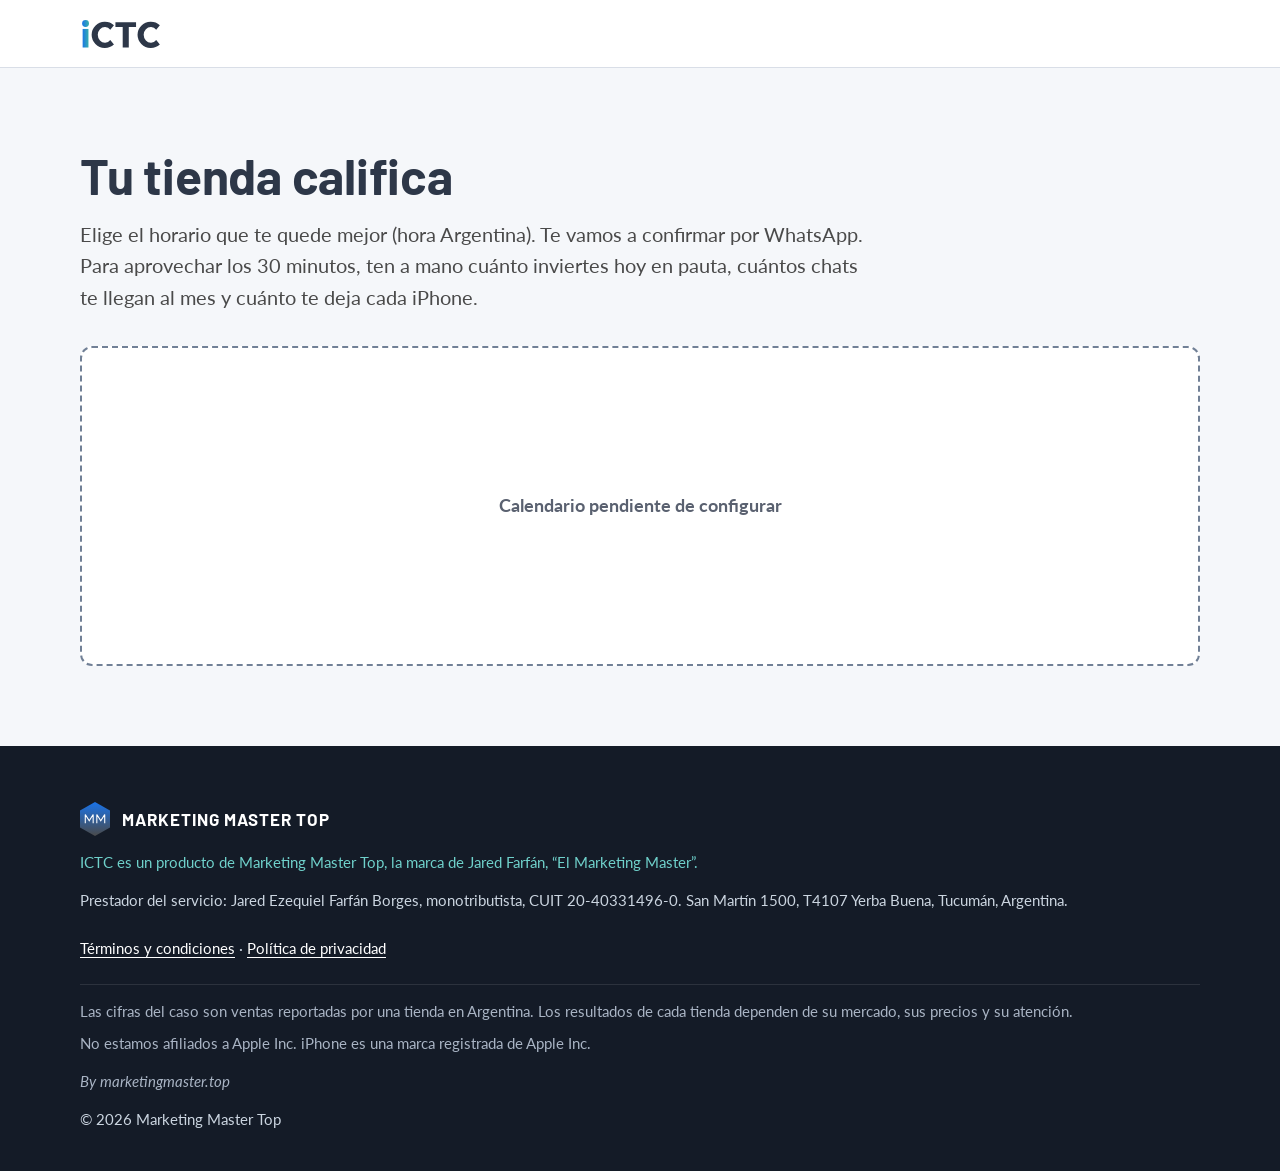
<file: agenda.html>
<!DOCTYPE html>
<html lang="es-AR">
<head>
  <meta charset="utf-8">
  <meta name="viewport" content="width=device-width, initial-scale=1, viewport-fit=cover">
  <title>Tu tienda califica — ICTC | Marketing Master Top</title>
  <!-- BETA: quitar esta línea cuando salga la versión definitiva. -->
  <meta name="robots" content="noindex, nofollow">
  <meta name="theme-color" content="#2D3748">
  <link rel="icon" href="assets/img/ictc-favicon.svg" type="image/svg+xml">
  <link rel="icon" href="assets/img/favicon-32.png" sizes="32x32" type="image/png">
  <link rel="apple-touch-icon" href="assets/img/apple-touch-icon.png">
  <link rel="preconnect" href="https://fonts.googleapis.com">
  <link rel="preconnect" href="https://fonts.gstatic.com" crossorigin>
  <!-- Google Fonts sin bloquear el primer pintado (display=swap muestra la fuente de respaldo mientras carga). -->
  <link rel="preload" as="style" href="https://fonts.googleapis.com/css2?family=Barlow:wght@700&amp;family=Lato:ital,wght@0,400;0,700;0,900;1,400&amp;display=swap">
  <link rel="stylesheet" href="https://fonts.googleapis.com/css2?family=Barlow:wght@700&amp;family=Lato:ital,wght@0,400;0,700;0,900;1,400&amp;display=swap" media="print" onload="this.media='all'">
  <noscript><link rel="stylesheet" href="https://fonts.googleapis.com/css2?family=Barlow:wght@700&amp;family=Lato:ital,wght@0,400;0,700;0,900;1,400&amp;display=swap"></noscript>
  <link rel="stylesheet" href="assets/css/styles.css">
  <script>
    // Variante de idioma (ver assets/js/idioma.js): rioplatense en Argentina,
    // neutro en el resto. Se decide ANTES de pintar para que no parpadee.
    (function () {
      var r = document.documentElement, v = "ar";
      try {
        var q = new URLSearchParams(location.search).get("es"), s = null;
        try { s = sessionStorage.getItem("ict_idioma"); } catch (e) {}
        var z = Intl.DateTimeFormat().resolvedOptions().timeZone || "";
        v = (q === "ar" || q === "neutro") ? q : (s === "ar" || s === "neutro") ? s
          : z ? (/^America\/(Argentina\/|Buenos_Aires$|Catamarca$|Cordoba$|Jujuy$|Mendoza$|Rosario$)/.test(z) ? "ar" : "neutro") : "ar";
      } catch (e) {}
      r.setAttribute("data-idioma", v);
      // Red de seguridad: si el JS no llega a traducir, la página se muestra igual.
      setTimeout(function () { r.classList.add("idioma-listo"); }, 1500);
    })();
  </script>
  <link rel="modulepreload" href="config.js">
  <!-- Idioma primero y por separado: solo depende de config.js, así no espera al resto. -->
  <script type="module" src="assets/js/idioma.js"></script>
  <script type="module" src="assets/js/agenda.js"></script>
</head>
<body>
  <a class="saltar-al-contenido" href="#contenido">Saltar al contenido</a>

  <div id="encabezado" data-cta=""></div>

  <main id="contenido" class="pagina-simple">
    <div class="contenedor">
      <h1>Tu tienda califica</h1>
      <p class="pagina-simple__texto">Elegí el horario que te quede mejor (hora Argentina). Te vamos a confirmar por WhatsApp. Para aprovechar los 30 minutos, tené a mano cuánto invertís hoy en pauta, cuántos chats te llegan al mes y cuánto te deja cada iPhone.</p>
      <!-- Calendario de GHL (CONFIG.calendarioUrl). Sin URL, agenda.js muestra un placeholder. -->
      <div class="calendario" id="calendario"></div>
    </div>
  </main>

  <div id="pie"></div>
</body>
</html>
</file>
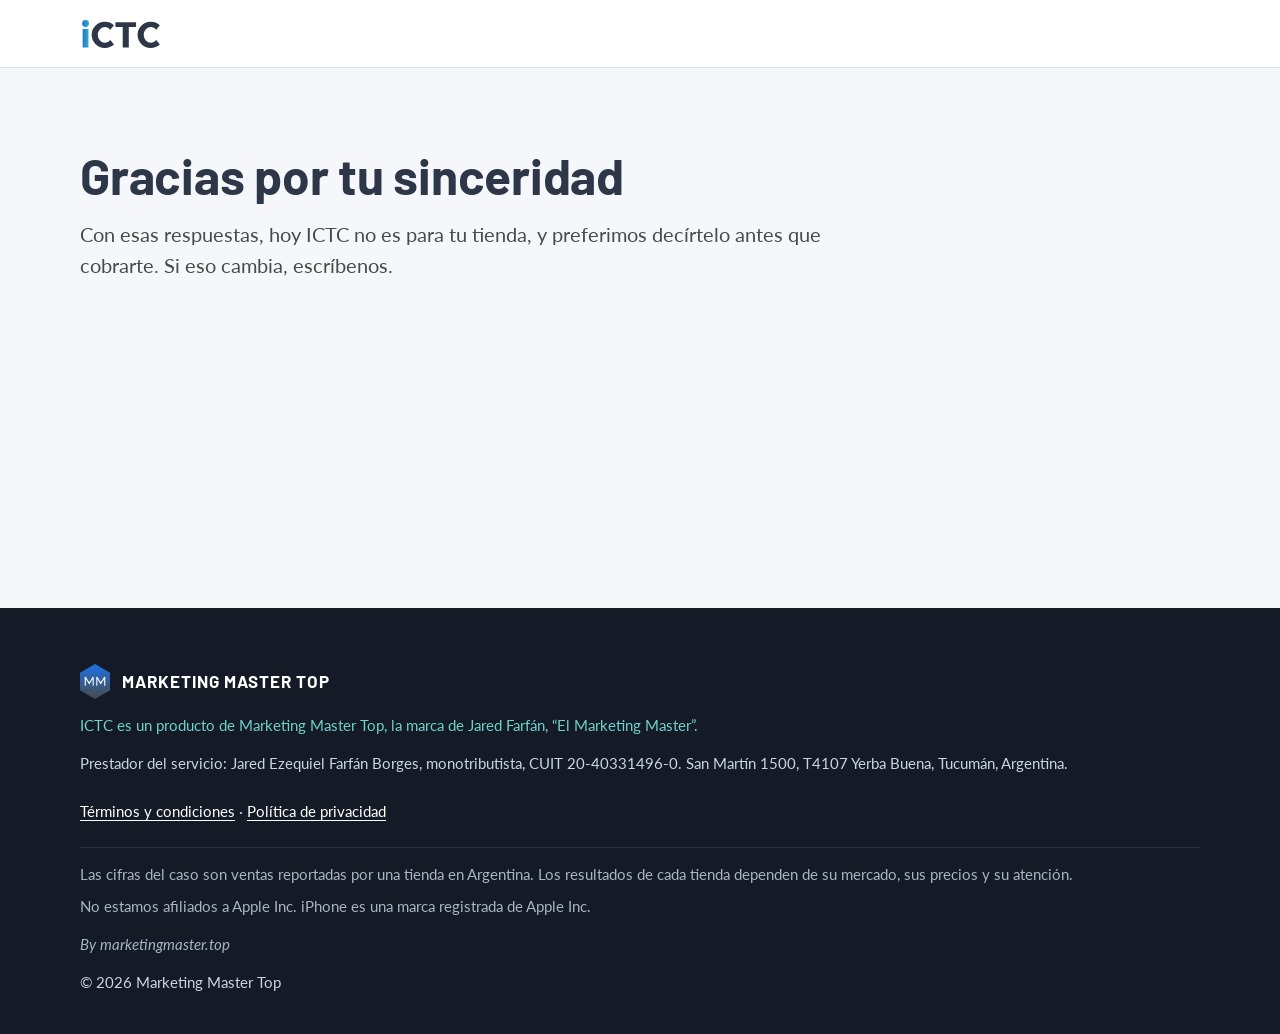
<file: no-califica.html>
<!DOCTYPE html>
<html lang="es-AR">
<head>
  <meta charset="utf-8">
  <meta name="viewport" content="width=device-width, initial-scale=1, viewport-fit=cover">
  <title>Gracias por tu sinceridad — ICTC | Marketing Master Top</title>
  <!-- BETA: quitar esta línea cuando salga la versión definitiva. -->
  <meta name="robots" content="noindex, nofollow">
  <meta name="theme-color" content="#2D3748">
  <link rel="icon" href="assets/img/ictc-favicon.svg" type="image/svg+xml">
  <link rel="icon" href="assets/img/favicon-32.png" sizes="32x32" type="image/png">
  <link rel="apple-touch-icon" href="assets/img/apple-touch-icon.png">
  <link rel="preconnect" href="https://fonts.googleapis.com">
  <link rel="preconnect" href="https://fonts.gstatic.com" crossorigin>
  <!-- Google Fonts sin bloquear el primer pintado (display=swap muestra la fuente de respaldo mientras carga). -->
  <link rel="preload" as="style" href="https://fonts.googleapis.com/css2?family=Barlow:wght@700&amp;family=Lato:ital,wght@0,400;0,700;0,900;1,400&amp;display=swap">
  <link rel="stylesheet" href="https://fonts.googleapis.com/css2?family=Barlow:wght@700&amp;family=Lato:ital,wght@0,400;0,700;0,900;1,400&amp;display=swap" media="print" onload="this.media='all'">
  <noscript><link rel="stylesheet" href="https://fonts.googleapis.com/css2?family=Barlow:wght@700&amp;family=Lato:ital,wght@0,400;0,700;0,900;1,400&amp;display=swap"></noscript>
  <link rel="stylesheet" href="assets/css/styles.css">
  <script>
    // Variante de idioma (ver assets/js/idioma.js): rioplatense en Argentina,
    // neutro en el resto. Se decide ANTES de pintar para que no parpadee.
    (function () {
      var r = document.documentElement, v = "ar";
      try {
        var q = new URLSearchParams(location.search).get("es"), s = null;
        try { s = sessionStorage.getItem("ict_idioma"); } catch (e) {}
        var z = Intl.DateTimeFormat().resolvedOptions().timeZone || "";
        v = (q === "ar" || q === "neutro") ? q : (s === "ar" || s === "neutro") ? s
          : z ? (/^America\/(Argentina\/|Buenos_Aires$|Catamarca$|Cordoba$|Jujuy$|Mendoza$|Rosario$)/.test(z) ? "ar" : "neutro") : "ar";
      } catch (e) {}
      r.setAttribute("data-idioma", v);
      // Red de seguridad: si el JS no llega a traducir, la página se muestra igual.
      setTimeout(function () { r.classList.add("idioma-listo"); }, 1500);
    })();
  </script>
  <link rel="modulepreload" href="config.js">
  <!-- Idioma primero y por separado: solo depende de config.js, así no espera al resto. -->
  <script type="module" src="assets/js/idioma.js"></script>
  <script type="module">
    import { iniciarPagina } from "./assets/js/comun.js";
    iniciarPagina();
  </script>
</head>
<body>
  <a class="saltar-al-contenido" href="#contenido">Saltar al contenido</a>

  <div id="encabezado" data-cta=""></div>

  <main id="contenido" class="pagina-simple">
    <div class="contenedor">
      <h1>Gracias por tu sinceridad</h1>
      <p class="pagina-simple__texto">Con esas respuestas, hoy ICTC no es para tu tienda, y preferimos decírtelo antes que cobrarte. Si eso cambia, escribinos.</p>
      <!-- Sin CONFIG.whatsappAgencia, el botón queda oculto (nunca un link roto). -->
      <a class="boton boton--secundario boton--bloque-movil" data-whatsapp-agencia hidden>Escribinos por WhatsApp</a>
    </div>
  </main>

  <div id="pie"></div>
</body>
</html>
</file>
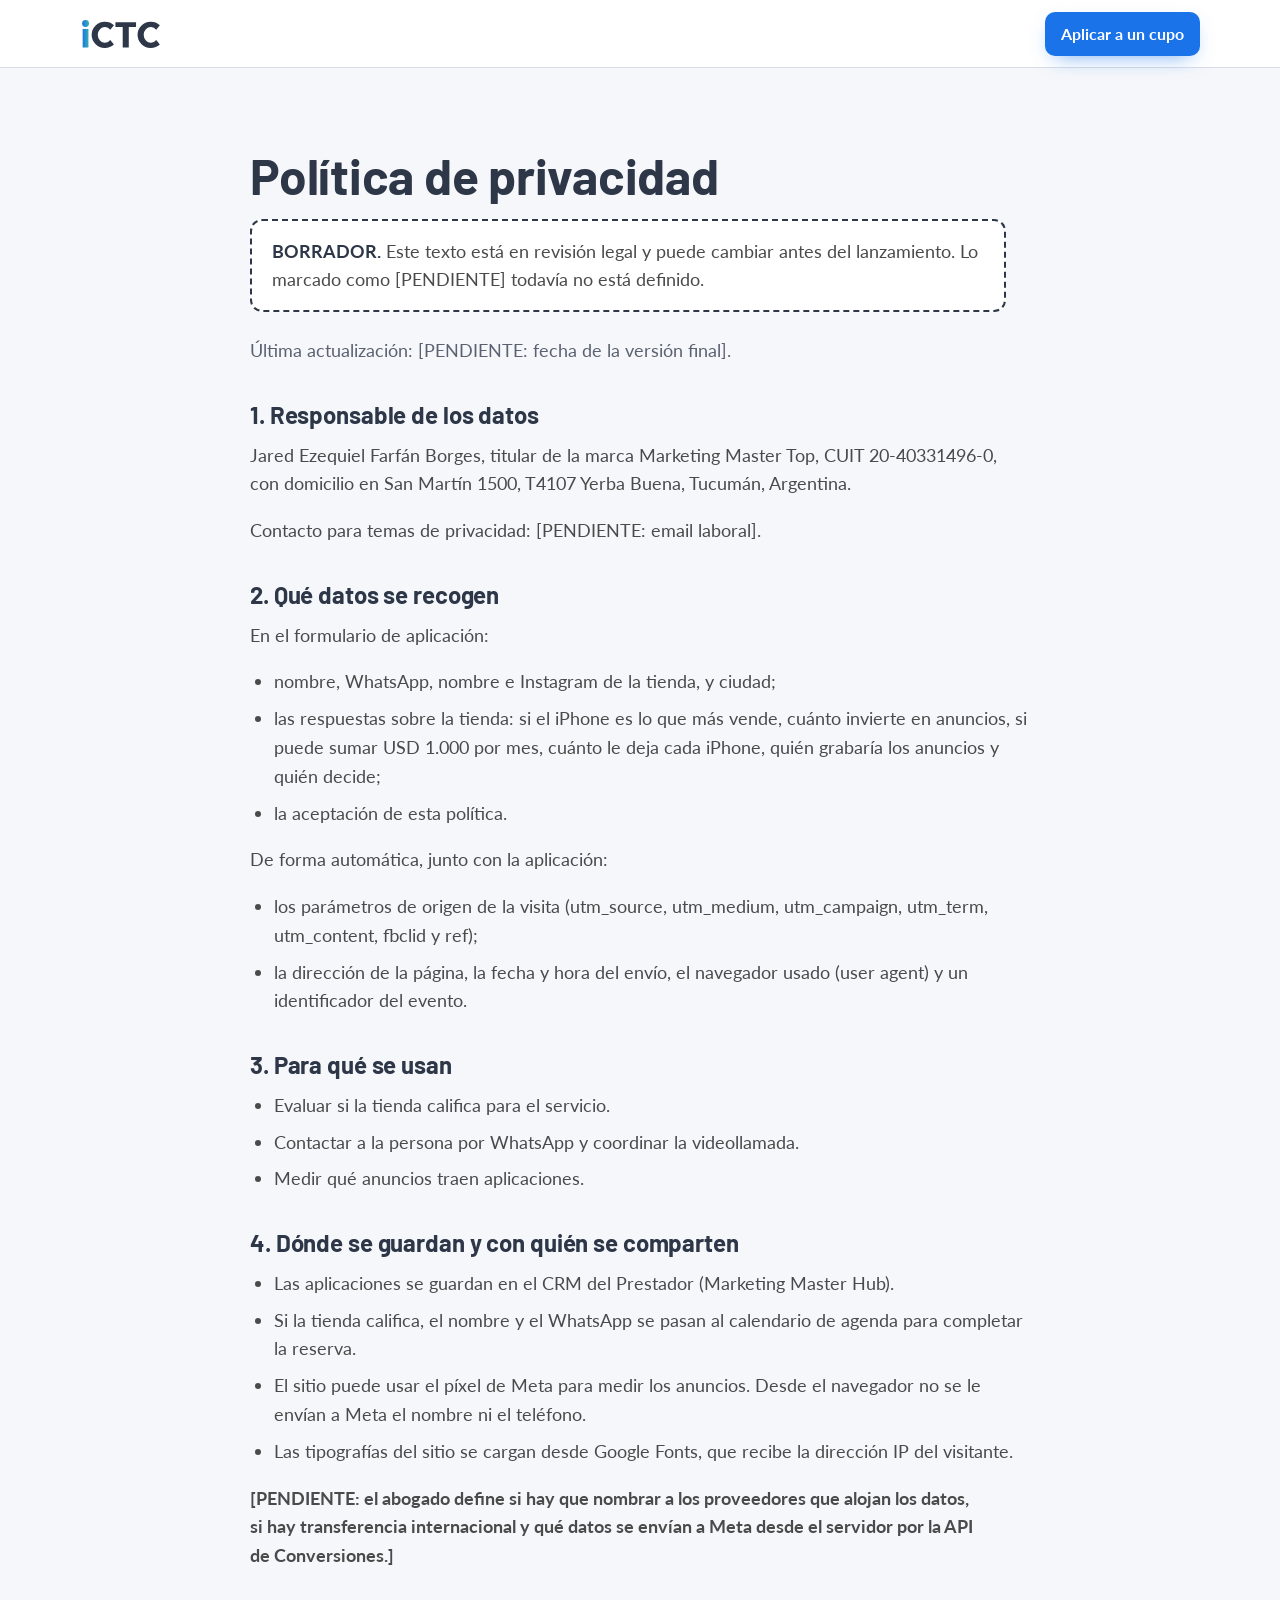
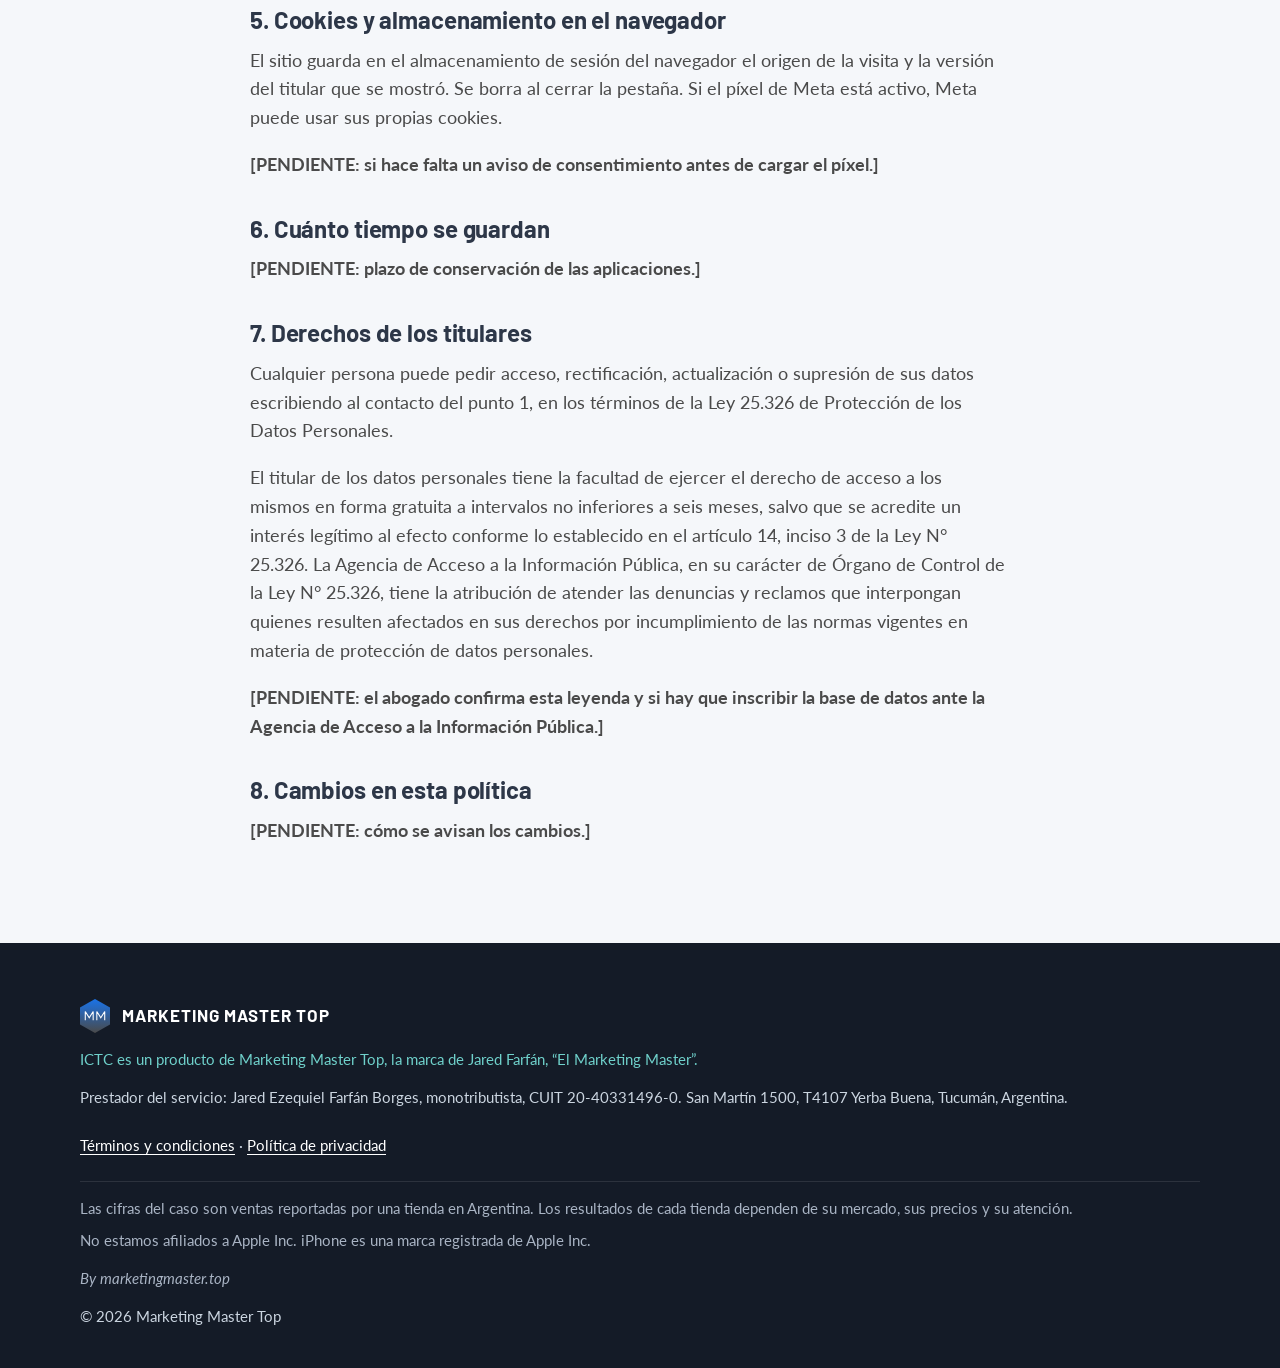
<file: privacidad.html>
<!DOCTYPE html>
<html lang="es-AR">
<head>
  <meta charset="utf-8">
  <meta name="viewport" content="width=device-width, initial-scale=1, viewport-fit=cover">
  <title>Política de privacidad — Marketing Master Top</title>
  <!-- BETA: quitar esta línea cuando salga la versión definitiva. -->
  <meta name="robots" content="noindex, nofollow">
  <meta name="theme-color" content="#2D3748">
  <link rel="icon" href="assets/img/ictc-favicon.svg" type="image/svg+xml">
  <link rel="icon" href="assets/img/favicon-32.png" sizes="32x32" type="image/png">
  <link rel="apple-touch-icon" href="assets/img/apple-touch-icon.png">
  <link rel="preconnect" href="https://fonts.googleapis.com">
  <link rel="preconnect" href="https://fonts.gstatic.com" crossorigin>
  <!-- Google Fonts sin bloquear el primer pintado (display=swap muestra la fuente de respaldo mientras carga). -->
  <link rel="preload" as="style" href="https://fonts.googleapis.com/css2?family=Barlow:wght@700&amp;family=Lato:ital,wght@0,400;0,700;0,900;1,400&amp;display=swap">
  <link rel="stylesheet" href="https://fonts.googleapis.com/css2?family=Barlow:wght@700&amp;family=Lato:ital,wght@0,400;0,700;0,900;1,400&amp;display=swap" media="print" onload="this.media='all'">
  <noscript><link rel="stylesheet" href="https://fonts.googleapis.com/css2?family=Barlow:wght@700&amp;family=Lato:ital,wght@0,400;0,700;0,900;1,400&amp;display=swap"></noscript>
  <link rel="stylesheet" href="assets/css/styles.css">
  <script>
    // Variante de idioma (ver assets/js/idioma.js): rioplatense en Argentina,
    // neutro en el resto. Se decide ANTES de pintar para que no parpadee.
    (function () {
      var r = document.documentElement, v = "ar";
      try {
        var q = new URLSearchParams(location.search).get("es"), s = null;
        try { s = sessionStorage.getItem("ict_idioma"); } catch (e) {}
        var z = Intl.DateTimeFormat().resolvedOptions().timeZone || "";
        v = (q === "ar" || q === "neutro") ? q : (s === "ar" || s === "neutro") ? s
          : z ? (/^America\/(Argentina\/|Buenos_Aires$|Catamarca$|Cordoba$|Jujuy$|Mendoza$|Rosario$)/.test(z) ? "ar" : "neutro") : "ar";
      } catch (e) {}
      r.setAttribute("data-idioma", v);
      // Red de seguridad: si el JS no llega a traducir, la página se muestra igual.
      setTimeout(function () { r.classList.add("idioma-listo"); }, 1500);
    })();
  </script>
  <link rel="modulepreload" href="config.js">
  <!-- Idioma primero y por separado: solo depende de config.js, así no espera al resto. -->
  <script type="module" src="assets/js/idioma.js"></script>
  <script type="module">
    import { iniciarPagina } from "./assets/js/comun.js";
    iniciarPagina();
  </script>
</head>
<body>
  <a class="saltar-al-contenido" href="#contenido">Saltar al contenido</a>

  <div id="encabezado" data-cta="index.html#aplicar"></div>

  <main id="contenido" class="pagina-simple">
    <div class="contenedor legal">
      <h1>Política de privacidad</h1>
      <!-- BORRADOR redactado por Claude Code a pedido de Jared, para revisión del abogado.
           Describe lo que el sitio hace hoy (ver assets/js/form.js, comun.js y pixel.js).
           Si cambia el código, hay que revisar este texto. -->
      <p class="borrador" role="note"><strong>BORRADOR.</strong> Este texto está en revisión legal y puede cambiar antes del lanzamiento. Lo marcado como [PENDIENTE] todavía no está definido.</p>
      <p class="legal__fecha">Última actualización: [PENDIENTE: fecha de la versión final].</p>

      <section>
        <h2>1. Responsable de los datos</h2>
        <p><span data-prestador="nombre">[PENDIENTE]</span>, titular de la marca Marketing Master Top, CUIT <span data-prestador="cuit">[PENDIENTE]</span>, con domicilio en <span data-prestador="domicilio">[PENDIENTE]</span>.</p>
        <p>Contacto para temas de privacidad: <span data-contacto="email">[PENDIENTE: email laboral]</span>.</p>
      </section>

      <section>
        <h2>2. Qué datos se recogen</h2>
        <p>En el formulario de aplicación:</p>
        <ul>
          <li>nombre, WhatsApp, nombre e Instagram de la tienda, y ciudad;</li>
          <li>las respuestas sobre la tienda: si el iPhone es lo que más vende, cuánto invierte en anuncios, si puede sumar USD 1.000 por mes, cuánto le deja cada iPhone, quién grabaría los anuncios y quién decide;</li>
          <li>la aceptación de esta política.</li>
        </ul>
        <p>De forma automática, junto con la aplicación:</p>
        <ul>
          <li>los parámetros de origen de la visita (utm_source, utm_medium, utm_campaign, utm_term, utm_content, fbclid y ref);</li>
          <li>la dirección de la página, la fecha y hora del envío, el navegador usado (user agent) y un identificador del evento.</li>
        </ul>
      </section>

      <section>
        <h2>3. Para qué se usan</h2>
        <ul>
          <li>Evaluar si la tienda califica para el servicio.</li>
          <li>Contactar a la persona por WhatsApp y coordinar la videollamada.</li>
          <li>Medir qué anuncios traen aplicaciones.</li>
        </ul>
      </section>

      <section>
        <h2>4. Dónde se guardan y con quién se comparten</h2>
        <ul>
          <li>Las aplicaciones se guardan en el CRM del Prestador (Marketing Master Hub).</li>
          <li>Si la tienda califica, el nombre y el WhatsApp se pasan al calendario de agenda para completar la reserva.</li>
          <li>El sitio puede usar el píxel de Meta para medir los anuncios. Desde el navegador no se le envían a Meta el nombre ni el teléfono.</li>
          <li>Las tipografías del sitio se cargan desde Google Fonts, que recibe la dirección IP del visitante.</li>
        </ul>
        <p class="legal__pendiente">[PENDIENTE: el abogado define si hay que nombrar a los proveedores que alojan los datos, si hay transferencia internacional y qué datos se envían a Meta desde el servidor por la API de Conversiones.]</p>
      </section>

      <section>
        <h2>5. Cookies y almacenamiento en el navegador</h2>
        <p>El sitio guarda en el almacenamiento de sesión del navegador el origen de la visita y la versión del titular que se mostró. Se borra al cerrar la pestaña. Si el píxel de Meta está activo, Meta puede usar sus propias cookies.</p>
        <p class="legal__pendiente">[PENDIENTE: si hace falta un aviso de consentimiento antes de cargar el píxel.]</p>
      </section>

      <section>
        <h2>6. Cuánto tiempo se guardan</h2>
        <p class="legal__pendiente">[PENDIENTE: plazo de conservación de las aplicaciones.]</p>
      </section>

      <section>
        <h2>7. Derechos de los titulares</h2>
        <p>Cualquier persona puede pedir acceso, rectificación, actualización o supresión de sus datos escribiendo al contacto del punto 1, en los términos de la Ley 25.326 de Protección de los Datos Personales.</p>
        <p>El titular de los datos personales tiene la facultad de ejercer el derecho de acceso a los mismos en forma gratuita a intervalos no inferiores a seis meses, salvo que se acredite un interés legítimo al efecto conforme lo establecido en el artículo 14, inciso 3 de la Ley N° 25.326. La Agencia de Acceso a la Información Pública, en su carácter de Órgano de Control de la Ley N° 25.326, tiene la atribución de atender las denuncias y reclamos que interpongan quienes resulten afectados en sus derechos por incumplimiento de las normas vigentes en materia de protección de datos personales.</p>
        <p class="legal__pendiente">[PENDIENTE: el abogado confirma esta leyenda y si hay que inscribir la base de datos ante la Agencia de Acceso a la Información Pública.]</p>
      </section>

      <section>
        <h2>8. Cambios en esta política</h2>
        <p class="legal__pendiente">[PENDIENTE: cómo se avisan los cambios.]</p>
      </section>
    </div>
  </main>

  <div id="pie"></div>
</body>
</html>
</file>
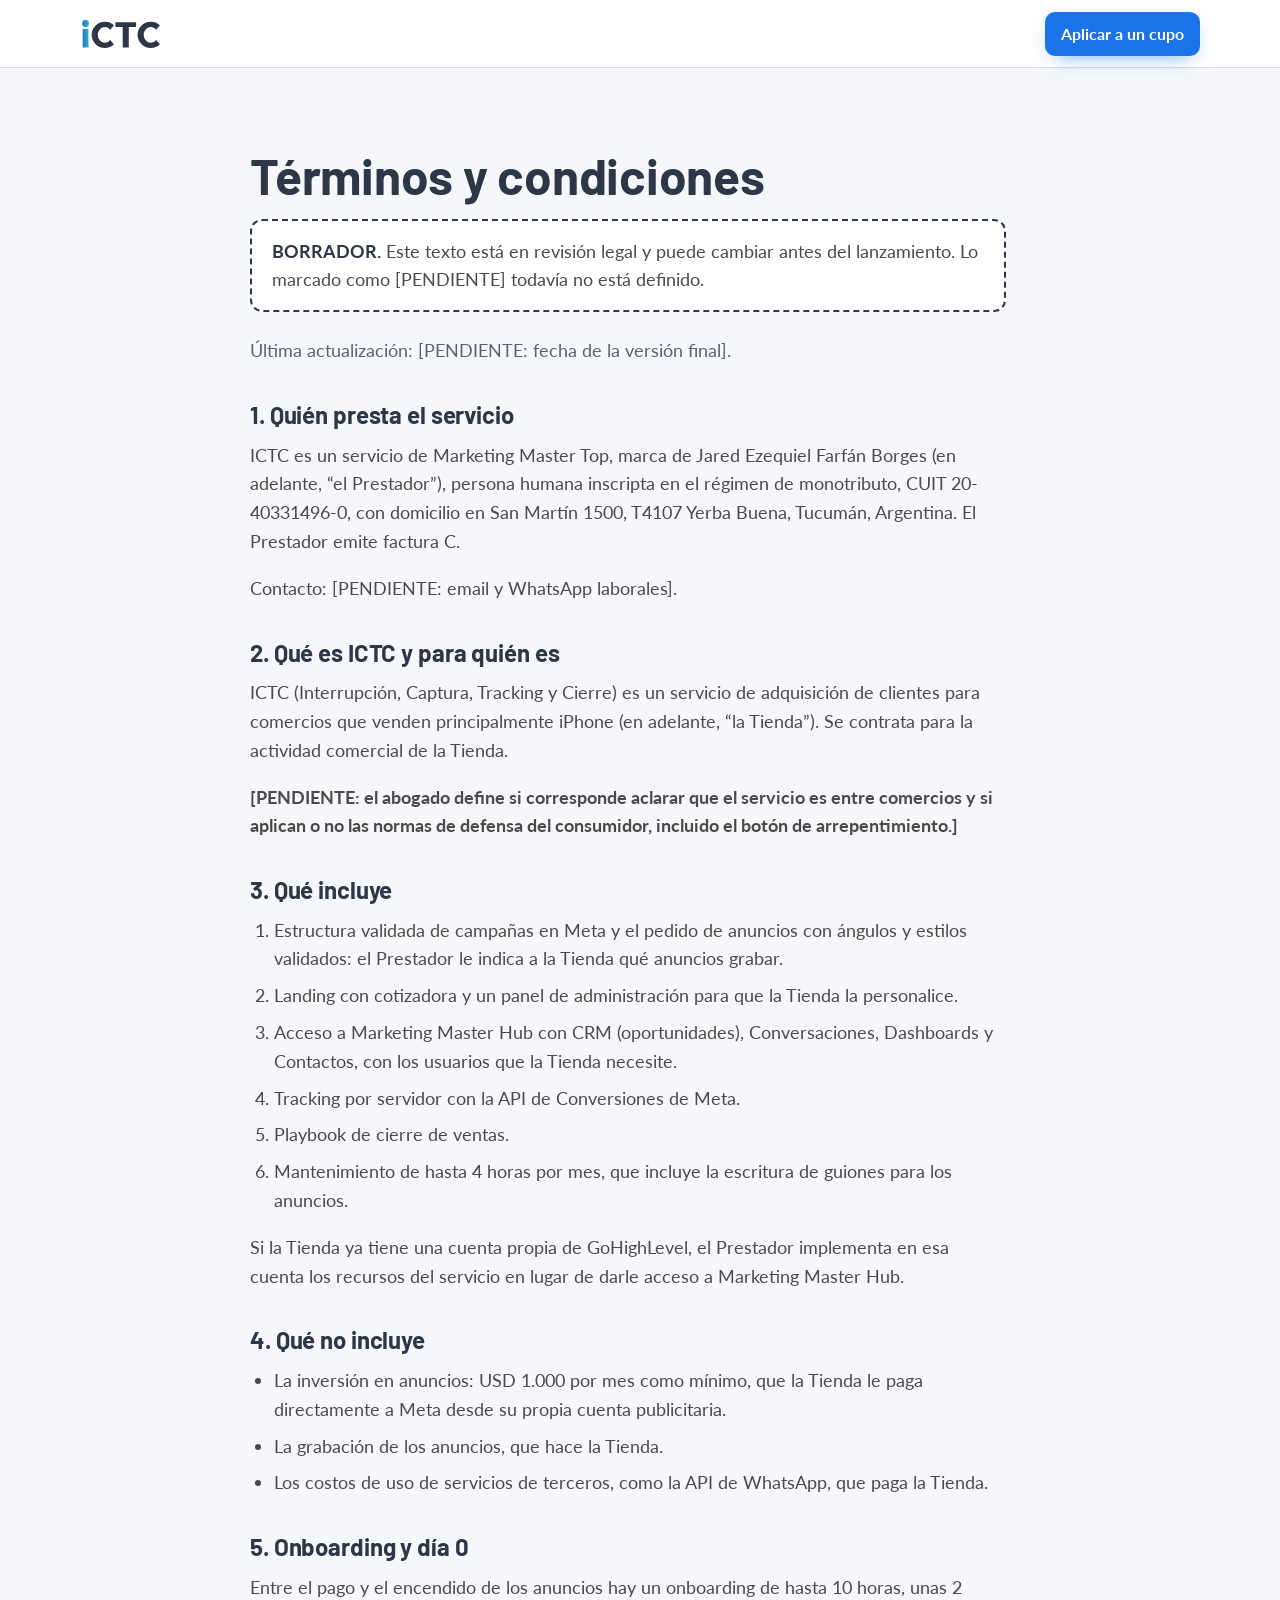
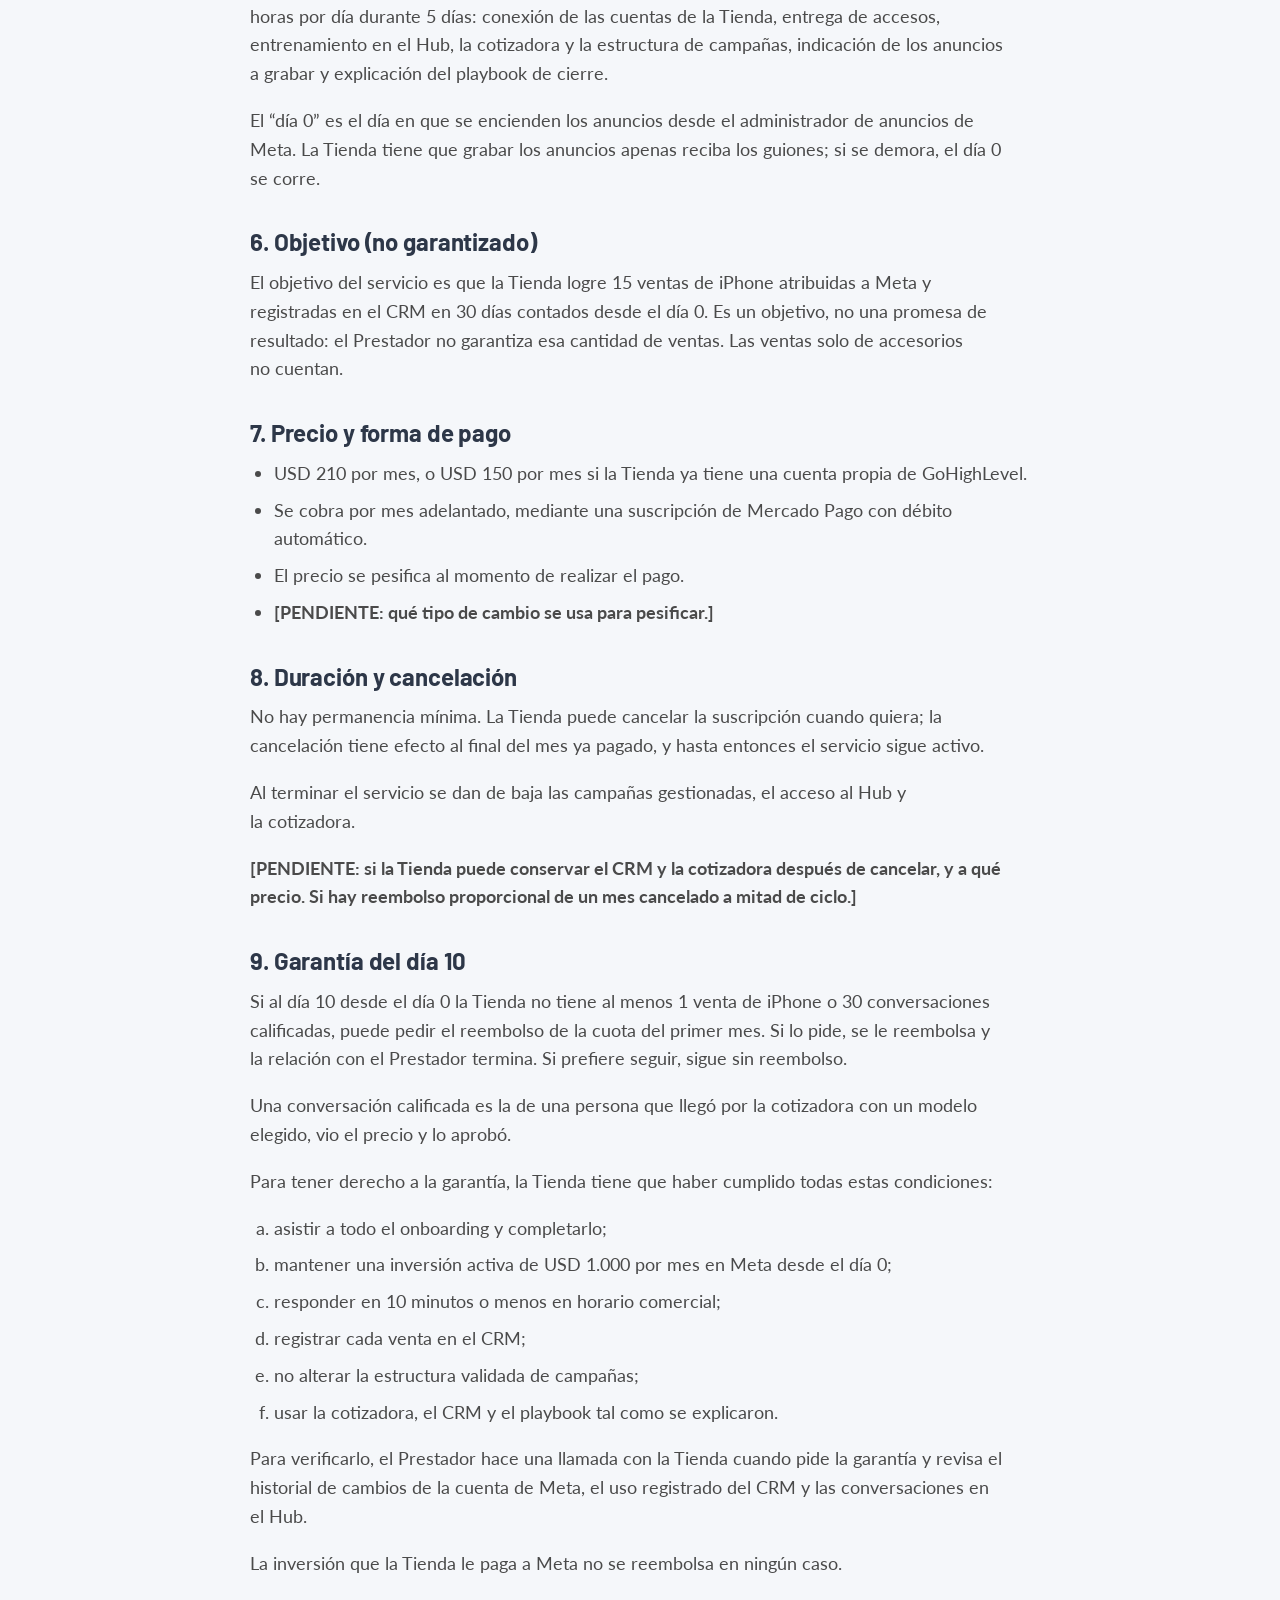
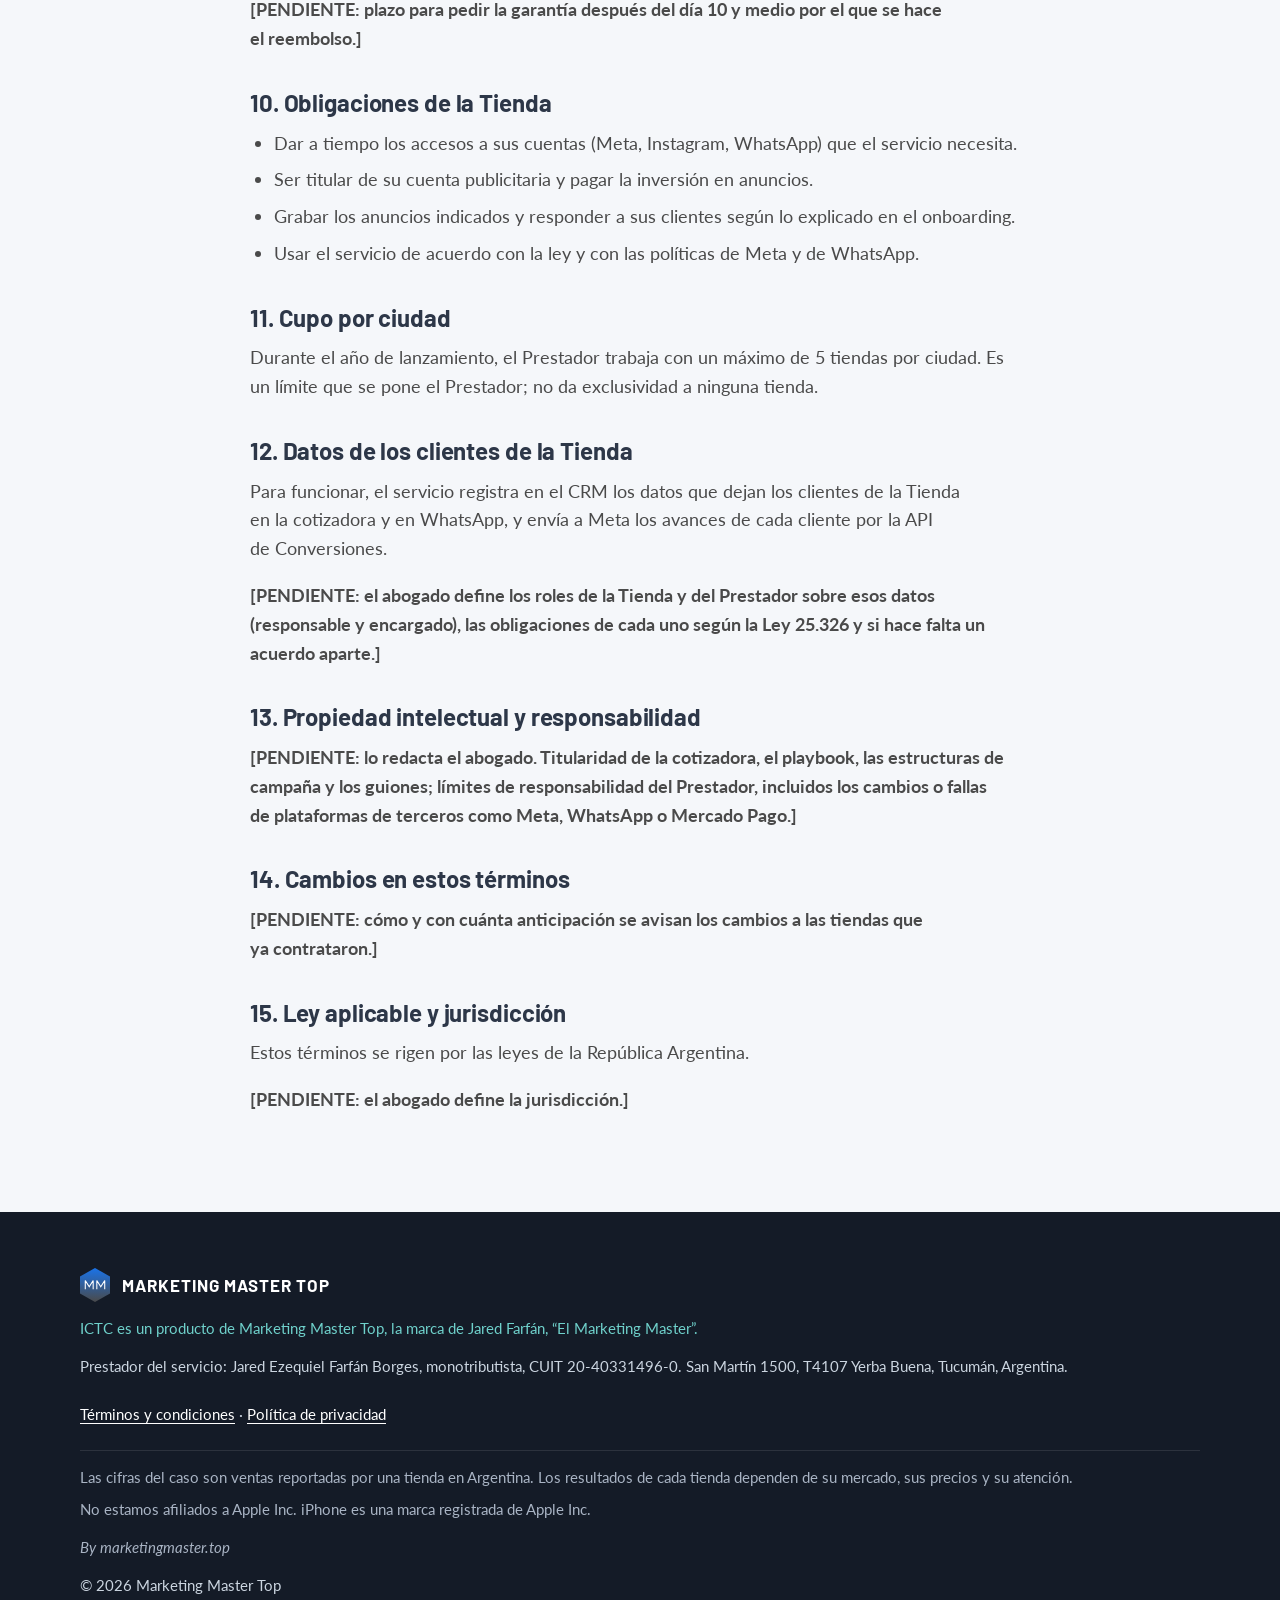
<file: terminos.html>
<!DOCTYPE html>
<html lang="es-AR">
<head>
  <meta charset="utf-8">
  <meta name="viewport" content="width=device-width, initial-scale=1, viewport-fit=cover">
  <title>Términos y condiciones — Marketing Master Top</title>
  <!-- BETA: quitar esta línea cuando salga la versión definitiva. -->
  <meta name="robots" content="noindex, nofollow">
  <meta name="theme-color" content="#2D3748">
  <link rel="icon" href="assets/img/ictc-favicon.svg" type="image/svg+xml">
  <link rel="icon" href="assets/img/favicon-32.png" sizes="32x32" type="image/png">
  <link rel="apple-touch-icon" href="assets/img/apple-touch-icon.png">
  <link rel="preconnect" href="https://fonts.googleapis.com">
  <link rel="preconnect" href="https://fonts.gstatic.com" crossorigin>
  <!-- Google Fonts sin bloquear el primer pintado (display=swap muestra la fuente de respaldo mientras carga). -->
  <link rel="preload" as="style" href="https://fonts.googleapis.com/css2?family=Barlow:wght@700&amp;family=Lato:ital,wght@0,400;0,700;0,900;1,400&amp;display=swap">
  <link rel="stylesheet" href="https://fonts.googleapis.com/css2?family=Barlow:wght@700&amp;family=Lato:ital,wght@0,400;0,700;0,900;1,400&amp;display=swap" media="print" onload="this.media='all'">
  <noscript><link rel="stylesheet" href="https://fonts.googleapis.com/css2?family=Barlow:wght@700&amp;family=Lato:ital,wght@0,400;0,700;0,900;1,400&amp;display=swap"></noscript>
  <link rel="stylesheet" href="assets/css/styles.css">
  <script>
    // Variante de idioma (ver assets/js/idioma.js): rioplatense en Argentina,
    // neutro en el resto. Se decide ANTES de pintar para que no parpadee.
    (function () {
      var r = document.documentElement, v = "ar";
      try {
        var q = new URLSearchParams(location.search).get("es"), s = null;
        try { s = sessionStorage.getItem("ict_idioma"); } catch (e) {}
        var z = Intl.DateTimeFormat().resolvedOptions().timeZone || "";
        v = (q === "ar" || q === "neutro") ? q : (s === "ar" || s === "neutro") ? s
          : z ? (/^America\/(Argentina\/|Buenos_Aires$|Catamarca$|Cordoba$|Jujuy$|Mendoza$|Rosario$)/.test(z) ? "ar" : "neutro") : "ar";
      } catch (e) {}
      r.setAttribute("data-idioma", v);
      // Red de seguridad: si el JS no llega a traducir, la página se muestra igual.
      setTimeout(function () { r.classList.add("idioma-listo"); }, 1500);
    })();
  </script>
  <link rel="modulepreload" href="config.js">
  <!-- Idioma primero y por separado: solo depende de config.js, así no espera al resto. -->
  <script type="module" src="assets/js/idioma.js"></script>
  <script type="module">
    import { iniciarPagina } from "./assets/js/comun.js";
    iniciarPagina();
  </script>
</head>
<body>
  <a class="saltar-al-contenido" href="#contenido">Saltar al contenido</a>

  <div id="encabezado" data-cta="index.html#aplicar"></div>

  <main id="contenido" class="pagina-simple">
    <div class="contenedor legal">
      <h1>Términos y condiciones</h1>
      <!-- BORRADOR redactado por Claude Code a pedido de Jared, para revisión del abogado.
           Antes de publicar la versión final, el abogado tiene que revisar todo el texto y
           resolver cada [PENDIENTE]. -->
      <p class="borrador" role="note"><strong>BORRADOR.</strong> Este texto está en revisión legal y puede cambiar antes del lanzamiento. Lo marcado como [PENDIENTE] todavía no está definido.</p>
      <p class="legal__fecha">Última actualización: [PENDIENTE: fecha de la versión final].</p>

      <section>
        <h2>1. Quién presta el servicio</h2>
        <p>ICTC es un servicio de Marketing Master Top, marca de <span data-prestador="nombre">[PENDIENTE]</span> (en adelante, “el Prestador”), persona humana inscripta en el régimen de monotributo, CUIT <span data-prestador="cuit">[PENDIENTE]</span>, con domicilio en <span data-prestador="domicilio">[PENDIENTE]</span>. El Prestador emite factura C.</p>
        <p>Contacto: <span data-contacto="todos">[PENDIENTE: email y WhatsApp laborales]</span>.</p>
      </section>

      <section>
        <h2>2. Qué es ICTC y para quién es</h2>
        <p>ICTC (Interrupción, Captura, Tracking y Cierre) es un servicio de adquisición de clientes para comercios que venden principalmente iPhone (en adelante, “la Tienda”). Se contrata para la actividad comercial de la Tienda.</p>
        <p class="legal__pendiente">[PENDIENTE: el abogado define si corresponde aclarar que el servicio es entre comercios y si aplican o no las normas de defensa del consumidor, incluido el botón de arrepentimiento.]</p>
      </section>

      <section>
        <h2>3. Qué incluye</h2>
        <ol>
          <li>Estructura validada de campañas en Meta y el pedido de anuncios con ángulos y estilos validados: el Prestador le indica a la Tienda qué anuncios grabar.</li>
          <li>Landing con cotizadora y un panel de administración para que la Tienda la personalice.</li>
          <li>Acceso a Marketing Master Hub con CRM (oportunidades), Conversaciones, Dashboards y Contactos, con los usuarios que la Tienda necesite.</li>
          <li>Tracking por servidor con la API de Conversiones de Meta.</li>
          <li>Playbook de cierre de ventas.</li>
          <li>Mantenimiento de hasta 4 horas por mes, que incluye la escritura de guiones para los anuncios.</li>
        </ol>
        <p>Si la Tienda ya tiene una cuenta propia de GoHighLevel, el Prestador implementa en esa cuenta los recursos del servicio en lugar de darle acceso a Marketing Master Hub.</p>
      </section>

      <section>
        <h2>4. Qué no incluye</h2>
        <ul>
          <li>La inversión en anuncios: USD 1.000 por mes como mínimo, que la Tienda le paga directamente a Meta desde su propia cuenta publicitaria.</li>
          <li>La grabación de los anuncios, que hace la Tienda.</li>
          <li>Los costos de uso de servicios de terceros, como la API de WhatsApp, que paga la Tienda.</li>
        </ul>
      </section>

      <section>
        <h2>5. Onboarding y día 0</h2>
        <p>Entre el pago y el encendido de los anuncios hay un onboarding de hasta 10 horas, unas 2 horas por día durante 5 días: conexión de las cuentas de la Tienda, entrega de accesos, entrenamiento en el Hub, la cotizadora y la estructura de campañas, indicación de los anuncios a grabar y explicación del playbook de cierre.</p>
        <p>El “día 0” es el día en que se encienden los anuncios desde el administrador de anuncios de Meta. La Tienda tiene que grabar los anuncios apenas reciba los guiones; si se demora, el día 0 se corre.</p>
      </section>

      <section>
        <h2>6. Objetivo (no garantizado)</h2>
        <p>El objetivo del servicio es que la Tienda logre 15 ventas de iPhone atribuidas a Meta y registradas en el CRM en 30 días contados desde el día 0. Es un objetivo, no una promesa de resultado: el Prestador no garantiza esa cantidad de ventas. Las ventas solo de accesorios no cuentan.</p>
      </section>

      <section>
        <h2>7. Precio y forma de pago</h2>
        <ul>
          <li>USD 210 por mes, o USD 150 por mes si la Tienda ya tiene una cuenta propia de GoHighLevel.</li>
          <li>Se cobra por mes adelantado, mediante una suscripción de Mercado Pago con débito automático.</li>
          <li>El precio se pesifica al momento de realizar el pago.</li>
          <li class="legal__pendiente">[PENDIENTE: qué tipo de cambio se usa para pesificar.]</li>
        </ul>
      </section>

      <section>
        <h2>8. Duración y cancelación</h2>
        <p>No hay permanencia mínima. La Tienda puede cancelar la suscripción cuando quiera; la cancelación tiene efecto al final del mes ya pagado, y hasta entonces el servicio sigue activo.</p>
        <p>Al terminar el servicio se dan de baja las campañas gestionadas, el acceso al Hub y la cotizadora.</p>
        <p class="legal__pendiente">[PENDIENTE: si la Tienda puede conservar el CRM y la cotizadora después de cancelar, y a qué precio. Si hay reembolso proporcional de un mes cancelado a mitad de ciclo.]</p>
      </section>

      <section>
        <h2>9. Garantía del día 10</h2>
        <p>Si al día 10 desde el día 0 la Tienda no tiene al menos 1 venta de iPhone o 30 conversaciones calificadas, puede pedir el reembolso de la cuota del primer mes. Si lo pide, se le reembolsa y la relación con el Prestador termina. Si prefiere seguir, sigue sin reembolso.</p>
        <p>Una conversación calificada es la de una persona que llegó por la cotizadora con un modelo elegido, vio el precio y lo aprobó.</p>
        <p>Para tener derecho a la garantía, la Tienda tiene que haber cumplido todas estas condiciones:</p>
        <ol type="a">
          <li>asistir a todo el onboarding y completarlo;</li>
          <li>mantener una inversión activa de USD 1.000 por mes en Meta desde el día 0;</li>
          <li>responder en 10 minutos o menos en horario comercial;</li>
          <li>registrar cada venta en el CRM;</li>
          <li>no alterar la estructura validada de campañas;</li>
          <li>usar la cotizadora, el CRM y el playbook tal como se explicaron.</li>
        </ol>
        <p>Para verificarlo, el Prestador hace una llamada con la Tienda cuando pide la garantía y revisa el historial de cambios de la cuenta de Meta, el uso registrado del CRM y las conversaciones en el Hub.</p>
        <p>La inversión que la Tienda le paga a Meta no se reembolsa en ningún caso.</p>
        <p class="legal__pendiente">[PENDIENTE: plazo para pedir la garantía después del día 10 y medio por el que se hace el reembolso.]</p>
      </section>

      <section>
        <h2>10. Obligaciones de la Tienda</h2>
        <ul>
          <li>Dar a tiempo los accesos a sus cuentas (Meta, Instagram, WhatsApp) que el servicio necesita.</li>
          <li>Ser titular de su cuenta publicitaria y pagar la inversión en anuncios.</li>
          <li>Grabar los anuncios indicados y responder a sus clientes según lo explicado en el onboarding.</li>
          <li>Usar el servicio de acuerdo con la ley y con las políticas de Meta y de WhatsApp.</li>
        </ul>
      </section>

      <section>
        <h2>11. Cupo por ciudad</h2>
        <p>Durante el año de lanzamiento, el Prestador trabaja con un máximo de 5 tiendas por ciudad. Es un límite que se pone el Prestador; no da exclusividad a ninguna tienda.</p>
      </section>

      <section>
        <h2>12. Datos de los clientes de la Tienda</h2>
        <p>Para funcionar, el servicio registra en el CRM los datos que dejan los clientes de la Tienda en la cotizadora y en WhatsApp, y envía a Meta los avances de cada cliente por la API de Conversiones.</p>
        <p class="legal__pendiente">[PENDIENTE: el abogado define los roles de la Tienda y del Prestador sobre esos datos (responsable y encargado), las obligaciones de cada uno según la Ley 25.326 y si hace falta un acuerdo aparte.]</p>
      </section>

      <section>
        <h2>13. Propiedad intelectual y responsabilidad</h2>
        <p class="legal__pendiente">[PENDIENTE: lo redacta el abogado. Titularidad de la cotizadora, el playbook, las estructuras de campaña y los guiones; límites de responsabilidad del Prestador, incluidos los cambios o fallas de plataformas de terceros como Meta, WhatsApp o Mercado Pago.]</p>
      </section>

      <section>
        <h2>14. Cambios en estos términos</h2>
        <p class="legal__pendiente">[PENDIENTE: cómo y con cuánta anticipación se avisan los cambios a las tiendas que ya contrataron.]</p>
      </section>

      <section>
        <h2>15. Ley aplicable y jurisdicción</h2>
        <p>Estos términos se rigen por las leyes de la República Argentina.</p>
        <p class="legal__pendiente">[PENDIENTE: el abogado define la jurisdicción.]</p>
      </section>
    </div>
  </main>

  <div id="pie"></div>
</body>
</html>
</file>
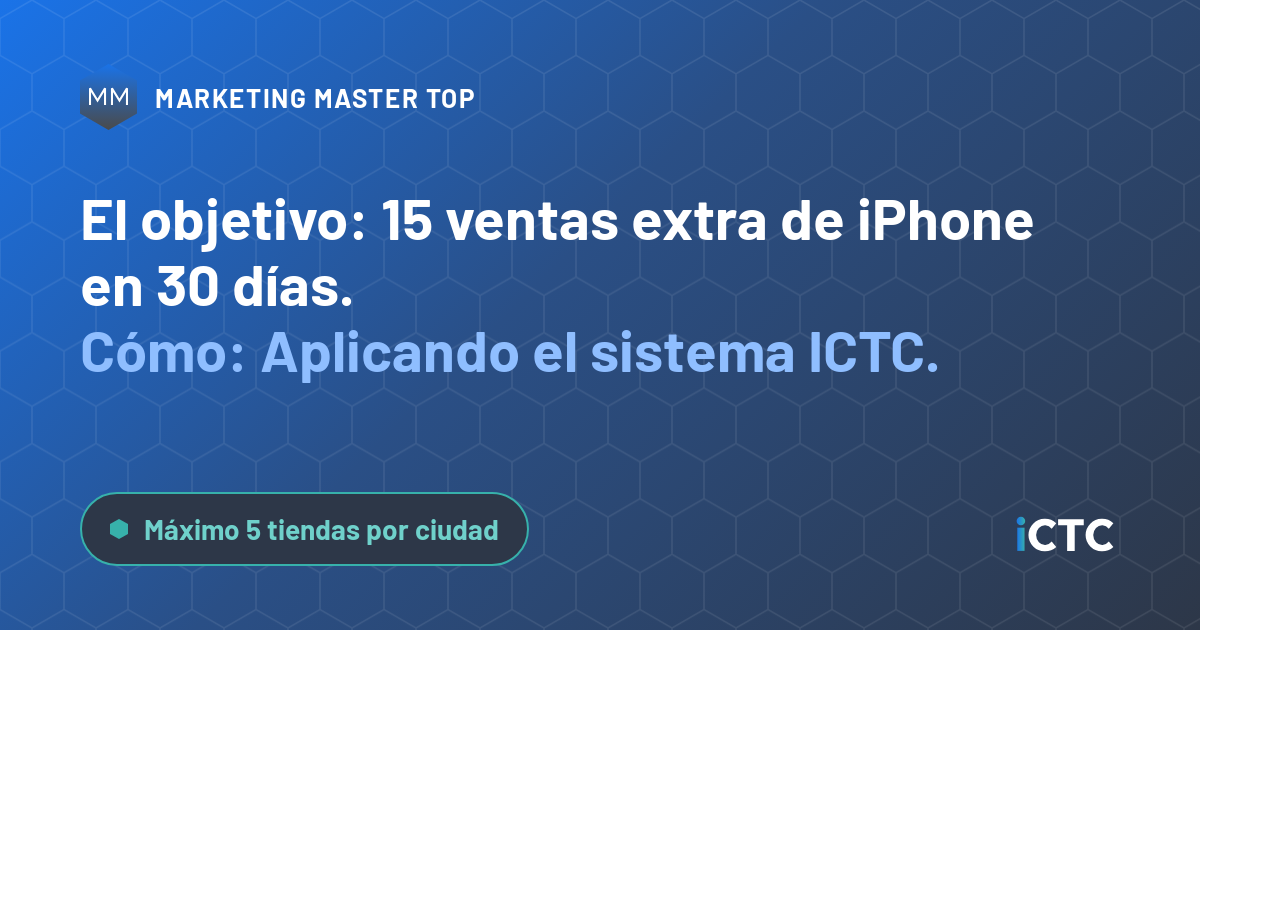
<file: herramientas/og-image.html>
<!doctype html><html><head><meta charset="utf-8">
<!-- Plantilla de assets/img/og-image.png (1200 × 630). Para regenerarla: node herramientas/og-image.cjs (ver README). -->
<link rel="stylesheet" href="https://fonts.googleapis.com/css2?family=Barlow:wght@600;700&display=swap">
<style>
  html,body{margin:0}
  .og{position:relative;width:1200px;height:630px;overflow:hidden;font-family:Barlow,sans-serif;color:#fff;
      background:linear-gradient(135deg,#1A73E8 0%,#2A4F86 45%,#2D3748 100%)}
  .og svg.patron{position:absolute;inset:0}
  .marca{position:absolute;left:80px;top:64px;display:flex;align-items:center;gap:18px;font-weight:700;font-size:26px;letter-spacing:.06em}
  .marca img{height:66px}
  h1{position:absolute;left:80px;top:184px;width:1020px;margin:0;font-weight:700;font-size:58px;line-height:1.14}
  h1 .resalte{color:#8FBEFF}
  .pill{position:absolute;left:80px;bottom:64px;display:flex;align-items:center;gap:16px;padding:18px 28px;border-radius:999px;
        background:#2D3748;border:2px solid #37B1AB;color:#6FD1CB;font-weight:700;font-size:28px}
  .pill i{width:18px;height:20px;background:#37B1AB;clip-path:polygon(50% 0,100% 25%,100% 75%,50% 100%,0 75%,0 25%)}
  .logo{position:absolute;right:84px;bottom:76px;height:40px}
</style></head><body>
<div class="og">
  <svg class="patron" width="1200" height="630"><defs>
    <pattern id="hex" width="64" height="110.85" patternUnits="userSpaceOnUse">
      <path d="M32 0 L64 18.48 L64 55.43 L32 73.9 L0 55.43 L0 18.48 Z M32 73.9 L32 110.85 M0 55.43 L-32 73.9 M64 55.43 L96 73.9" fill="none" stroke="rgba(255,255,255,.09)" stroke-width="1.5"/>
    </pattern></defs><rect width="1200" height="630" fill="url(#hex)"/></svg>
  <div class="marca"><img src="../assets/img/logo-mmg.svg" alt="">MARKETING MASTER TOP</div>
  <h1>El objetivo: 15 ventas extra de iPhone en 30&nbsp;días.<br><span class="resalte">Cómo: Aplicando el sistema ICTC.</span></h1>
  <div class="pill"><i></i>Máximo 5 tiendas por ciudad</div>
  <img class="logo" src="../assets/img/ictc-logotipo-fondo-oscuro.svg" alt="">
</div></body></html>
</file>
<file: assets/css/styles.css>
/* =============================================================================
   ICTC — Marketing Master Top
   Orden: 1) variables · 2) base · 3) layout · 4) componentes · 5) secciones ·
          6) utilidades · 7) movimiento
   ============================================================================= */

/* -----------------------------------------------------------------------------
   1) VARIABLES
   -------------------------------------------------------------------------- */
:root {
  /* Marca (colores del logo de Marketing Master Top) */
  --mmg-azul:        #1A73E8; /* primario */
  --mmg-gris:        #4A4A4A; /* primario */
  --mmg-azul-2:      #2D3748; /* secundario */
  --mmg-celeste:     #37B1AB; /* secundario: SOLO acentos, íconos, bordes. Nunca texto blanco encima */
  --mmg-blanco:      #FFFFFF;
  --mmg-fondo-suave: #F5F7FA; /* derivado para fondos alternos; ajustable */

  --mmg-grad-logo:   linear-gradient(180deg, #1A73E8 0%, #4A4A4A 100%); /* igual al isotipo */
  --mmg-grad-oscuro: linear-gradient(135deg, #1A73E8 0%, #2D3748 100%);
  --mmg-grad-acento: linear-gradient(135deg, #1A73E8 0%, #37B1AB 100%); /* solo bordes/detalles, no fondos con texto */

  /* Derivados para cumplir contraste AA (calculados con WCAG 2.x) */
  --mmg-celeste-texto: #247571; /* celeste oscurecido, mismo tono: 5,44:1 sobre blanco, 5,07:1 sobre fondo suave */
  --color-texto:       var(--mmg-gris);   /* 8,86:1 sobre blanco */
  --color-titulos:     var(--mmg-azul-2); /* 11,99:1 sobre blanco */
  --color-texto-suave: #5A6170;           /* 6,22:1 sobre blanco, 5,79:1 sobre fondo suave */
  --color-borde:       #D9DEE7;           /* decorativo (tarjetas) */
  --color-borde-campo: #718096;           /* bordes de campos: ≥3:1 contra blanco */
  --color-error:       #B42318;
  --color-whatsapp:    #15803D;           /* verde con 5,02:1 para texto blanco */

  /* Fondos oscuros premium (hero, pie) y sus tintas de texto */
  --oscuro-1:          #141B27;
  --oscuro-2:          #1B2433;
  --oscuro-3:          #232E40;
  --texto-sobre-oscuro:       #CBD5E0;    /* 8,07:1 sobre #2D3748 y más sobre los oscuros */
  --texto-suave-sobre-oscuro: #A9B4C4;    /* 5,72:1 sobre #2D3748 */
  --mmg-azul-claro:    #8FBEFF;           /* azul de marca aclarado: 6,27:1 sobre #2D3748 */
  --mmg-celeste-claro: #6FD1CB;           /* celeste aclarado: 6,66:1 sobre #2D3748 */
  --barra-contexto:    #7C8799;           /* gris de contexto del gráfico: 3,63:1 sobre blanco */
  --patron-hex: url("data:image/svg+xml,%3Csvg xmlns='http://www.w3.org/2000/svg' width='41.57' height='72' viewBox='0 0 41.57 72'%3E%3Cpath d='M20.785 0L41.57 12V36L20.785 48L0 36V12Z M20.785 48V72' fill='none' stroke='%23FFFFFF' stroke-width='1.2'/%3E%3C/svg%3E");  /* hexágonos blancos para fondos oscuros */
  --sombra-alta:       0 2px 4px rgba(45, 55, 72, .06), 0 18px 40px -12px rgba(45, 55, 72, .22);

  /* Tipografía */
  --font-titulos: "Bahnschrift", "Barlow", "Segoe UI", Arial, sans-serif; /* provisoria: cambiar aquí */
  --font-cuerpo:  "Lato", "Segoe UI", Arial, sans-serif;

  --texto-h1:   clamp(2rem, 1.5rem + 2vw, 3.25rem);
  --texto-h2:   clamp(1.625rem, 1.3rem + 1.4vw, 2.5rem);
  --texto-h3:   clamp(1.25rem, 1.15rem + 0.4vw, 1.5rem);
  --texto-base: clamp(1.0625rem, 1rem + 0.25vw, 1.125rem); /* 17–18 px */
  --texto-chico: 0.9375rem; /* 15 px; nunca menos de 14 px */

  /* Formas */
  --radio-tarjeta: 12px;
  --radio-boton:   10px;
  --sombra:        0 1px 2px rgba(45, 55, 72, .06), 0 8px 24px rgba(45, 55, 72, .08);
  --sombra-suave:  0 1px 2px rgba(45, 55, 72, .08);
  --hexagono:      polygon(50% 0, 100% 25%, 100% 75%, 50% 100%, 0 75%, 0 25%);

  /* Medidas */
  --alto-encabezado: 56px;
  --ancho-maximo:    1120px;
  --gutter:          16px;
  --espacio-seccion: clamp(3.5rem, 2.5rem + 4vw, 6rem);
}

@media (min-width: 768px) {
  :root { --alto-encabezado: 68px; --gutter: 24px; }
}

/* -----------------------------------------------------------------------------
   2) BASE
   -------------------------------------------------------------------------- */
*, *::before, *::after { box-sizing: border-box; }

html {
  -webkit-text-size-adjust: 100%;
  text-size-adjust: 100%;
  scroll-behavior: smooth;
  scroll-padding-top: calc(var(--alto-encabezado) + 12px);
}

body {
  margin: 0;
  padding-top: var(--alto-encabezado);
  font-family: var(--font-cuerpo);
  font-size: var(--texto-base);
  line-height: 1.6;
  color: var(--color-texto);
  background: var(--mmg-blanco);
  overflow-wrap: break-word;
  -webkit-font-smoothing: antialiased;
}

h1, h2, h3, h4 {
  margin: 0 0 .5em;
  font-family: var(--font-titulos);
  font-weight: 700;
  color: var(--color-titulos);
  line-height: 1.15;
  letter-spacing: -0.005em;
  text-wrap: balance;
}
h1 { font-size: var(--texto-h1); line-height: 1.1; }
h2 { font-size: var(--texto-h2); }
h3 { font-size: var(--texto-h3); }

p, ul, ol, dl, figure, table { margin: 0 0 1em; }
p { text-wrap: pretty; }
img, svg { max-width: 100%; height: auto; display: block; }
strong, b { font-weight: 700; color: var(--color-titulos); }

a { color: var(--mmg-azul-2); text-decoration-thickness: 1px; text-underline-offset: 3px; }
a:hover { color: var(--mmg-azul); }

/* Foco visible: outline celeste de 3 px + anillo oscuro interno.
   El celeste solo contra blanco da 2,61:1; el anillo #2D3748 asegura el 3:1
   que pide WCAG 1.4.11 en fondos claros y oscuros. */
:focus-visible {
  outline: 3px solid var(--mmg-celeste);
  outline-offset: 3px;
  box-shadow: 0 0 0 3px var(--mmg-azul-2);
}
:focus:not(:focus-visible) { outline: none; }
[tabindex="-1"]:focus { outline: none; box-shadow: none; }

[hidden] { display: none !important; }

/* Español neutro: la página queda invisible un instante, hasta que idioma.js
   termina de traducir (o hasta 1,5 s como máximo). Solo fuera de Argentina. */
html[data-idioma="neutro"]:not(.idioma-listo) body { opacity: 0; }

::selection { background: rgba(55, 177, 171, .3); }

/* -----------------------------------------------------------------------------
   3) LAYOUT
   -------------------------------------------------------------------------- */
.contenedor {
  width: 100%;
  max-width: calc(var(--ancho-maximo) + 2 * var(--gutter));
  margin-inline: auto;
  padding-inline: var(--gutter);
}
.contenedor--angosto { max-width: calc(760px + 2 * var(--gutter)); }

.seccion { padding-block: var(--espacio-seccion); }
/* Sección que sigue a otra del mismo fondo y continúa su tema (03 tras 02): sin hueco doble. */
.seccion--continua { padding-top: 0; }
.seccion--suave { background: var(--mmg-fondo-suave); }
.seccion--oscura { background: var(--mmg-grad-oscuro); color: var(--mmg-blanco); }
.seccion--oscura h2, .seccion--oscura strong { color: var(--mmg-blanco); }

.seccion__cabecera { max-width: 760px; margin-bottom: clamp(1.5rem, 1rem + 2vw, 2.5rem); }
.seccion__cabecera > :last-child { margin-bottom: 0; }

/* Antetítulo numerado al estilo de los documentos de la marca: "01)" */
.numero-seccion {
  display: inline-flex;
  align-items: center;
  gap: .625rem;
  margin: 0 0 .75rem;
  font-family: var(--font-titulos);
  font-weight: 700;
  font-size: 1rem;
  letter-spacing: .04em;
  color: var(--mmg-celeste-texto);
}
.numero-seccion::after {
  content: "";
  width: 2rem;
  height: 2px;
  background: var(--mmg-celeste);
}
.seccion--oscura .numero-seccion { color: var(--mmg-celeste); } /* 4,59:1 sobre #2D3748 */

.grilla-2 { display: grid; gap: 1.5rem; }
@media (min-width: 900px) {
  .grilla-2 { grid-template-columns: 1fr 1fr; gap: 2rem; }
}

.acciones-seccion { margin-top: clamp(1.75rem, 1.25rem + 2vw, 2.5rem); }

/* -----------------------------------------------------------------------------
   4) COMPONENTES
   -------------------------------------------------------------------------- */

/* --- Botones --------------------------------------------------------------- */
.boton {
  position: relative;
  isolation: isolate;
  display: inline-flex;
  align-items: center;
  justify-content: center;
  gap: .5rem;
  min-height: 52px;
  padding: .75rem 1.5rem;
  border: 0;
  border-radius: var(--radio-boton);
  font-family: var(--font-cuerpo);
  font-size: 1.125rem; /* 18 px en negrita: texto blanco sobre azul (4,51:1) permitido */
  font-weight: 700;
  line-height: 1.2;
  text-align: center;
  text-decoration: none;
  cursor: pointer;
  transition: background-color .2s ease, color .2s ease, transform .2s ease, box-shadow .2s ease;
}
.boton:active { transform: translateY(1px); }
.boton:disabled { cursor: progress; opacity: .85; }

.boton--primario {
  background: var(--mmg-azul);
  color: var(--mmg-blanco);
  box-shadow: 0 8px 22px -10px rgba(26, 115, 232, .7);
}
.boton__flecha { flex: none; transition: transform .2s ease; }
/* El hover pasa a --mmg-grad-oscuro con un fundido (los degradados no se animan directo). */
.boton--primario::before {
  content: "";
  position: absolute;
  inset: 0;
  z-index: -1;
  border-radius: inherit;
  background: var(--mmg-grad-oscuro);
  opacity: 0;
  transition: opacity .2s ease;
}
.boton--primario:hover, .boton--primario:focus-visible { color: var(--mmg-blanco); }
.boton--primario:hover::before, .boton--primario:focus-visible::before { opacity: 1; }

.boton--secundario {
  background: var(--mmg-blanco);
  color: var(--mmg-azul-2);
  box-shadow: inset 0 0 0 2px var(--mmg-azul-2);
}
.boton--secundario:hover { background: var(--mmg-fondo-suave); color: var(--mmg-azul-2); }

/* Sobre fondos oscuros */
.boton--claro { background: var(--mmg-blanco); color: var(--mmg-azul-2); }
.boton--claro:hover { background: var(--mmg-celeste); color: var(--mmg-azul-2); } /* texto #2D3748 sobre celeste: 4,59:1 */

.boton--whatsapp { background: var(--color-whatsapp); color: var(--mmg-blanco); }
.boton--whatsapp:hover { background: #116B32; color: var(--mmg-blanco); }

.boton--whatsapp, .boton--claro { box-shadow: 0 8px 22px -12px rgba(20, 27, 39, .5); }

@media (hover: hover) and (prefers-reduced-motion: no-preference) {
  .boton--primario:hover, .boton--claro:hover, .boton--whatsapp:hover { transform: translateY(-2px); }
  .boton:hover .boton__flecha { transform: translateX(4px); }
}

.boton--chico {
  min-height: 44px;
  padding: .5rem 1rem;
  font-size: 1rem;
}

@media (max-width: 767.98px) {
  .boton--bloque-movil { width: 100%; }
}

/* --- Encabezado fijo ------------------------------------------------------- */
.encabezado {
  position: fixed;
  inset: 0 0 auto 0;
  z-index: 50;
  height: var(--alto-encabezado);
  background: rgba(255, 255, 255, .96);
  border-bottom: 1px solid var(--color-borde);
  -webkit-backdrop-filter: saturate(1.4) blur(8px);
  backdrop-filter: saturate(1.4) blur(8px);
  transition: background-color .25s ease, border-color .25s ease, box-shadow .25s ease;
}
.encabezado.es-solido { box-shadow: 0 6px 24px -12px rgba(45, 55, 72, .35); }
/* Sobre el hero oscuro (index): transparente hasta que la página se mueve. */
.encabezado--sobre-oscuro:not(.es-solido) {
  background-color: transparent;
  background-image: linear-gradient(rgba(20, 27, 39, .65), rgba(20, 27, 39, 0));
  background-origin: border-box; /* sin esto el degradado se repite en el borde y dibuja una línea */
  border-bottom-color: transparent;
  -webkit-backdrop-filter: none;
  backdrop-filter: none;
}
.encabezado--sobre-oscuro:not(.es-solido) .marca { color: var(--mmg-blanco); }
.encabezado__progreso {
  position: absolute;
  left: 0;
  bottom: -1px;
  width: 100%;
  height: 2px;
  background: var(--mmg-grad-acento);
  transform: scaleX(var(--progreso, 0));
  transform-origin: 0 50%;
  pointer-events: none;
}
.encabezado__interior {
  display: flex;
  align-items: center;
  justify-content: space-between;
  gap: 1rem;
  height: 100%;
}

.marca {
  display: inline-flex;
  align-items: center;
  min-height: 44px;
  color: var(--mmg-azul-2);
  text-decoration: none;
}
.marca:hover { color: var(--mmg-azul-2); }
/* Logotipo iCTC: el ancho sale del viewBox (1550 × 605). */
.marca__logotipo { display: block; height: 28px; width: auto; aspect-ratio: 1550 / 605; }
@media (min-width: 768px) {
  .marca__logotipo { height: 32px; }
}

/* --- Viñetas hexagonales --------------------------------------------------- */
.lista-hex { list-style: none; padding: 0; margin: 0; display: grid; gap: .875rem; }
.lista-hex > li { position: relative; padding-left: 1.875rem; }
.lista-hex > li::before {
  content: "";
  position: absolute;
  left: 0;
  top: .42em;
  width: 13px;
  height: 15px;
  clip-path: var(--hexagono);
  background: var(--mmg-celeste);
}
.lista-hex--gris > li::before { background: #A0AAB8; }
/* Variante con ícono: un hexágono con el degradado del logo y un ícono blanco
   por punto (problema y "qué incluye"). Los íconos son decorativos. */
.lista-hex--iconos { gap: 1.125rem; }
.lista-hex--iconos > li { padding-left: 3.25rem; min-height: 2.6rem; }
.lista-hex--iconos > li::before { content: none; }
.lista-hex__icono {
  position: absolute;
  left: 0;
  top: 0;
  display: grid;
  place-items: center;
  width: 2.25rem;  /* hexágono regular: ancho = alto × 0,866 */
  height: 2.6rem;
  clip-path: var(--hexagono);
  background: var(--mmg-grad-logo);
  color: var(--mmg-blanco);
}
.lista-hex__icono svg { width: 1.25rem; height: 1.25rem; }

/* --- Hexágono con letra o número ------------------------------------------- */
.hex {
  display: inline-grid;
  place-items: center;
  flex: none;
  width: 3.25rem;  /* hexágono regular: ancho = alto × 0,866 */
  height: 3.75rem;
  clip-path: var(--hexagono);
  background: var(--mmg-grad-logo);
  color: var(--mmg-blanco);
  font-family: var(--font-titulos);
  font-weight: 700;
  font-size: 1.75rem; /* texto grande en negrita sobre #1A73E8→#4A4A4A: ≥4,51:1 */
  line-height: 1;
}
.hex--chico {
  width: 2.165rem;
  height: 2.5rem;
  font-size: 1.0625rem;
  background: var(--mmg-celeste);
  color: var(--mmg-azul-2); /* texto sobre celeste siempre en #2D3748 (4,59:1) */
}

/* --- Tarjetas -------------------------------------------------------------- */
.tarjeta {
  background: var(--mmg-blanco);
  border: 1px solid var(--color-borde);
  border-radius: var(--radio-tarjeta);
  box-shadow: var(--sombra);
  padding: clamp(1.25rem, 1rem + 1vw, 1.75rem);
}
.tarjeta > :last-child { margin-bottom: 0; }

/* Tarjetas interactivas: el JS mueve --mx/--my; sin JS no pasa nada. */
.tarjeta--foco { position: relative; overflow: hidden; isolation: isolate; }
.tarjeta--foco::after {
  content: "";
  position: absolute;
  inset: 0;
  z-index: -1;
  background: radial-gradient(260px circle at var(--mx, 50%) var(--my, 0%), rgba(26, 115, 232, .09), transparent 65%);
  opacity: 0;
  transition: opacity .3s ease;
  pointer-events: none;
}
@media (hover: hover) {
  .tarjeta--foco { transition: box-shadow .3s ease, border-color .3s ease, transform .3s ease; }
  .tarjeta--foco:hover { box-shadow: var(--sombra-alta); border-color: rgba(26, 115, 232, .35); }
  .tarjeta--foco:hover::after { opacity: 1; }
}
@media (hover: hover) and (prefers-reduced-motion: no-preference) {
  .tarjeta--foco:hover { transform: translateY(-4px); }
  .tarjeta--foco .hex { transition: transform .35s cubic-bezier(.2, .7, .2, 1); }
  .tarjeta--foco:hover .hex { transform: scale(1.08) rotate(-6deg); }
}

/* --- Destacados y letra chica ---------------------------------------------- */
.destacado {
  margin: clamp(1.5rem, 1rem + 2vw, 2.25rem) 0 0;
  padding: 1.25rem 1.25rem 1.25rem 1.5rem;
  border-left: 4px solid var(--mmg-azul);
  background: var(--mmg-fondo-suave);
  border-radius: 0 var(--radio-tarjeta) var(--radio-tarjeta) 0;
  font-family: var(--font-titulos);
  font-size: clamp(1.25rem, 1.1rem + .6vw, 1.5rem);
  font-weight: 700;
  line-height: 1.35;
  color: var(--color-titulos);
}
.seccion--suave .destacado { background: var(--mmg-blanco); }

/* Letra chica: visible, mismo tamaño que el cuerpo, en gris. */
.letra-chica {
  color: var(--color-texto-suave);
  font-size: var(--texto-base);
  padding-left: 1rem;
  border-left: 2px solid var(--color-borde);
}

.nota {
  color: var(--color-texto-suave);
  font-style: italic;
}

/* --- Chips (cupos) --------------------------------------------------------- */
.chips { list-style: none; display: flex; flex-wrap: wrap; gap: .5rem; padding: 0; margin: 0; }
.chip {
  display: inline-flex;
  align-items: center;
  gap: .5rem;
  min-height: 36px;
  padding: .375rem .875rem;
  border: 1.5px solid var(--mmg-celeste);
  border-radius: 999px;
  background: var(--mmg-blanco);
  color: var(--mmg-azul-2);
  font-weight: 700;
  font-size: var(--texto-chico);
}
.chip::before {
  content: "";
  width: 9px;
  height: 10px;
  clip-path: var(--hexagono);
  background: var(--mmg-celeste);
}
.chip--completo { border-color: var(--color-borde); color: var(--color-texto-suave); }
.chip--completo::before { background: #A0AAB8; }

/* --- Tablas ---------------------------------------------------------------- */
.tabla {
  width: 100%;
  border-collapse: separate;
  border-spacing: 0;
  background: var(--mmg-blanco);
  border: 1px solid var(--color-borde);
  border-radius: var(--radio-tarjeta);
  box-shadow: var(--sombra-suave);
  font-variant-numeric: tabular-nums;
  overflow: hidden;
}
.tabla th, .tabla td {
  padding: .875rem 1rem;
  text-align: right;
  border-bottom: 1px solid var(--color-borde);
  vertical-align: middle;
}
.tabla th:first-child, .tabla td:first-child { text-align: left; }
.tabla thead th {
  background: var(--mmg-azul-2);
  color: var(--mmg-blanco);
  font-family: var(--font-titulos);
  font-size: 1rem;
  line-height: 1.25;
  vertical-align: bottom;
}
.tabla tbody th { font-weight: 700; color: var(--color-titulos); }
.tabla tfoot th, .tabla tfoot td {
  border-bottom: 0;
  background: var(--mmg-fondo-suave);
  font-weight: 900;
  color: var(--color-titulos);
}
.tabla tbody tr:last-child th, .tabla tbody tr:last-child td { border-bottom: 0; }

.etiqueta-mes {
  display: inline-block;
  margin-left: .5rem;
  padding: .125rem .5rem;
  border-radius: 999px;
  background: var(--mmg-celeste);
  color: var(--mmg-azul-2); /* 4,59:1 */
  font-family: var(--font-cuerpo);
  font-size: var(--texto-chico);
  font-weight: 700;
  white-space: nowrap;
  vertical-align: middle;
}

/* --- Preguntas frecuentes (acordeón) --------------------------------------- */
.faq { display: grid; gap: .75rem; }
.faq details {
  background: var(--mmg-blanco);
  border: 1px solid var(--color-borde);
  border-radius: var(--radio-tarjeta);
  box-shadow: var(--sombra-suave);
}
.faq summary {
  position: relative;
  display: block;
  min-height: 44px;
  padding: 1.125rem 3.5rem 1.125rem 1.25rem;
  list-style: none;
  cursor: pointer;
  font-family: var(--font-titulos);
  font-weight: 700;
  font-size: 1.125rem;
  line-height: 1.35;
  color: var(--color-titulos);
  border-radius: var(--radio-tarjeta);
}
.faq summary::-webkit-details-marker { display: none; }
.faq summary::after {
  content: "";
  position: absolute;
  right: 1.25rem;
  top: 50%;
  width: 12px;
  height: 12px;
  margin-top: -9px;
  border-right: 2.5px solid var(--mmg-azul);
  border-bottom: 2.5px solid var(--mmg-azul);
  transform: rotate(45deg);
  transition: transform .2s ease;
}
.faq details[open] summary::after { transform: rotate(225deg); margin-top: -3px; }
.faq details { transition: border-color .25s ease, box-shadow .25s ease; }
.faq details[open] { border-color: rgba(26, 115, 232, .35); box-shadow: var(--sombra); }
@media (hover: hover) { .faq summary:hover { color: var(--mmg-azul); } } /* negrita 18 px: 4,51:1 */
@media (prefers-reduced-motion: no-preference) {
  @supports (interpolate-size: allow-keywords) {
    .faq { interpolate-size: allow-keywords; }
    .faq details::details-content {
      block-size: 0;
      overflow-y: clip;
      transition: block-size .3s ease, content-visibility .3s allow-discrete;
    }
    .faq details[open]::details-content { block-size: auto; }
  }
}
.faq details > div { padding: 0 1.25rem 1.25rem; }
.faq details > div > :last-child { margin-bottom: 0; }

/* --- Formulario ------------------------------------------------------------ */
.formulario { display: grid; gap: 1.5rem; }
.formulario__paso {
  margin: 0;
  padding: 0;
  border: 0;
  min-width: 0;
  display: grid;
  gap: 1.375rem;
}
.formulario__leyenda {
  padding: 0;
  margin-bottom: .25rem;
  font-family: var(--font-titulos);
  font-weight: 700;
  font-size: var(--texto-h3);
  color: var(--color-titulos);
}
.formulario__progreso { display: none; }
.formulario--pasos .formulario__progreso { display: grid; gap: .5rem; }
.formulario__paso-texto { margin: 0; font-weight: 700; font-size: var(--texto-chico); color: var(--color-texto-suave); }
.progreso { height: 6px; border-radius: 999px; background: #E2E8F0; overflow: hidden; }
.progreso__barra { display: block; height: 100%; width: 50%; background: var(--mmg-grad-acento); transition: width .3s ease; }

.campo { display: grid; gap: .5rem; margin: 0; padding: 0; border: 0; min-width: 0; }
.campo > label, .campo > legend {
  padding: 0;
  font-weight: 700;
  color: var(--color-titulos);
  line-height: 1.35;
}
.campo > legend { margin-bottom: .5rem; }

.control {
  width: 100%;
  min-height: 52px;
  padding: .75rem 1rem;
  border: 1.5px solid var(--color-borde-campo);
  border-radius: var(--radio-boton);
  background: var(--mmg-blanco);
  color: var(--color-titulos);
  font: inherit;
  font-size: 1.0625rem; /* ≥16 px: evita el zoom automático de iOS */
  line-height: 1.3;
}
.control:hover { border-color: var(--mmg-azul-2); }
.control[aria-invalid="true"] { border-color: var(--color-error); }
select.control {
  appearance: none;
  padding-right: 2.25rem;
  background-image: url("data:image/svg+xml,%3Csvg xmlns='http://www.w3.org/2000/svg' width='12' height='8' viewBox='0 0 12 8'%3E%3Cpath d='M1 1l5 5 5-5' fill='none' stroke='%232D3748' stroke-width='2'/%3E%3C/svg%3E");
  background-repeat: no-repeat;
  background-position: right .875rem center;
}

.telefono { display: grid; grid-template-columns: auto 1fr; gap: .5rem; }
/* Prefijo fijo de Argentina (+54 9): no se edita, solo orienta el formato. */
.telefono__prefijo {
  display: flex;
  align-items: center;
  font-weight: 700;
  background: var(--mmg-fondo-suave);
  white-space: nowrap;
}
.campo__ayuda { margin: 0; color: var(--color-texto-suave); }

.campo__error {
  margin: 0;
  color: var(--color-error);
  font-weight: 700;
  font-size: var(--texto-chico);
}
.campo__error::before { content: "! "; }

/* Opciones de radio como botones grandes */
.opciones { display: grid; grid-template-columns: repeat(auto-fit, minmax(8.25rem, 1fr)); gap: .5rem; }
.opciones--2 { grid-template-columns: 1fr 1fr; }
.opcion { position: relative; display: block; }
.opcion input {
  position: absolute;
  inset: 0;
  width: 100%;
  height: 100%;
  margin: 0;
  opacity: 0;
  cursor: pointer;
}
.opcion span {
  display: flex;
  align-items: center;
  justify-content: center;
  min-height: 52px;
  height: 100%;
  padding: .5rem .625rem;
  border: 1.5px solid var(--color-borde-campo);
  border-radius: var(--radio-boton);
  background: var(--mmg-blanco);
  color: var(--color-titulos);
  font-weight: 700;
  font-size: 1rem;
  line-height: 1.25;
  text-align: center;
  text-wrap: balance;
  transition: background-color .15s ease, border-color .15s ease, color .15s ease;
}
.opcion input:hover + span { border-color: var(--mmg-azul); }
.opcion input:checked + span {
  background: var(--mmg-azul);
  border-color: var(--mmg-azul);
  color: var(--mmg-blanco); /* negrita: 4,51:1 */
}
.opcion input:focus-visible { outline: none; box-shadow: none; }
.opcion input:focus-visible + span {
  outline: 3px solid var(--mmg-celeste);
  outline-offset: 3px;
  box-shadow: 0 0 0 3px var(--mmg-azul-2);
}
.opcion input[aria-invalid="true"] + span { border-color: var(--color-error); }

.check { display: flex; align-items: flex-start; gap: .75rem; min-height: 44px; cursor: pointer; }
.check input {
  flex: none;
  width: 24px;
  height: 24px;
  margin: .15em 0 0;
  accent-color: var(--mmg-azul);
  cursor: pointer;
}

.formulario__acciones { display: flex; flex-wrap: wrap; gap: .75rem; }
.formulario__acciones .boton { flex: 1 1 12rem; }
.formulario--pasos .formulario__acciones .boton { flex-basis: 100%; }

.formulario__estado {
  display: grid;
  gap: .75rem;
  padding: 1rem 1.25rem;
  border-radius: var(--radio-tarjeta);
  background: var(--mmg-fondo-suave);
}
.formulario__estado p { margin: 0; }
.formulario__estado--error { border-left: 4px solid var(--color-error); }

.aviso-dev {
  justify-self: start;
  margin: 0;
  padding: .25rem .75rem;
  border: 1.5px dashed var(--color-texto-suave);
  border-radius: 999px;
  color: var(--color-texto-suave);
  font-size: var(--texto-chico);
}

/* --- Pie ------------------------------------------------------------------- */
.pie {
  padding-block: 3.5rem 2.5rem;
  background: var(--oscuro-1);
  font-size: var(--texto-chico);
  color: var(--texto-sobre-oscuro);
}
.pie__interior { display: grid; gap: .875rem; }
.pie__interior p { margin: 0; }
.pie__marca {
  display: flex;
  align-items: center;
  gap: .75rem;
  font-family: var(--font-titulos);
  font-weight: 700;
  font-size: 1.0625rem;
  letter-spacing: .06em;
  text-transform: uppercase;
  color: var(--mmg-blanco);
}
.pie__marca img { width: 30px; }
.pie__tagline { color: var(--mmg-celeste-claro); }
.pie a { color: var(--mmg-blanco); }
.pie a:hover { color: var(--mmg-azul-claro); }
.pie__links a { display: inline-block; padding-block: .625rem; }
.pie__avisos { display: grid; gap: .5rem; padding-top: .875rem; border-top: 1px solid rgba(255, 255, 255, .1); color: var(--texto-suave-sobre-oscuro); }
.pie__firma { color: var(--texto-suave-sobre-oscuro); }

/* --- Botón fijo inferior (solo móvil) -------------------------------------- */
.cta-movil { display: none; }
@media (max-width: 767.98px) {
  body.con-cta-movil { padding-bottom: calc(76px + env(safe-area-inset-bottom)); }
  .cta-movil {
    display: block;
    position: fixed;
    inset: auto 0 0 0;
    z-index: 40;
    padding: 12px var(--gutter) calc(12px + env(safe-area-inset-bottom));
    background: rgba(255, 255, 255, .9);
    -webkit-backdrop-filter: saturate(1.4) blur(12px);
    backdrop-filter: saturate(1.4) blur(12px);
    border-top: 1px solid var(--color-borde);
    box-shadow: 0 -6px 20px rgba(45, 55, 72, .08);
    transform: translateY(110%);
    visibility: hidden;
    transition: transform .25s ease, visibility 0s linear .25s;
  }
  .cta-movil.es-visible {
    transform: none;
    visibility: visible;
    transition: transform .25s ease, visibility 0s;
  }
  .cta-movil .boton { width: 100%; }
}

/* -----------------------------------------------------------------------------
   5) SECCIONES
   -------------------------------------------------------------------------- */

/* --- 01) Hero (oscuro) ----------------------------------------------------- */
.hero {
  position: relative;
  isolation: isolate;
  overflow: hidden;
  /* El encabezado transparente se apoya encima del hero. */
  margin-top: calc(-1 * var(--alto-encabezado));
  padding-block: calc(var(--alto-encabezado) + clamp(2.25rem, 1.5rem + 4vw, 5rem)) clamp(3rem, 2rem + 4vw, 5.5rem);
  background: linear-gradient(160deg, var(--oscuro-1) 0%, var(--oscuro-2) 55%, var(--oscuro-3) 100%);
  color: var(--texto-sobre-oscuro);
}
/* Patrón de hexágonos (5 %), que se desvanece hacia abajo. */
.hero::before {
  content: "";
  position: absolute;
  inset: 0;
  z-index: -1;
  background-image: var(--patron-hex);
  background-size: 48px auto;
  opacity: .05;
  -webkit-mask-image: linear-gradient(180deg, #000 20%, transparent 95%);
  mask-image: linear-gradient(180deg, #000 20%, transparent 95%);
  pointer-events: none;
}
/* Brillos de marca (azul detrás del teléfono, celeste abajo). En un
   pseudo-elemento para no afectar el contraste del texto. */
.hero::after {
  content: "";
  position: absolute;
  inset: 0; /* anclado arriba: si el hero cambia de alto (carga de fuentes), no cuenta como salto de diseño */
  z-index: -1;
  background:
    radial-gradient(38rem 30rem at 80% 35%, rgba(26, 115, 232, .34), transparent 70%),
    radial-gradient(26rem 20rem at 8% 100%, rgba(55, 177, 171, .14), transparent 70%);
  pointer-events: none;
}
@media (prefers-reduced-motion: no-preference) {
  .hero::after { animation: deriva 22s ease-in-out infinite alternate; }
}
@keyframes deriva { to { transform: translate3d(-3%, 2%, 0) scale(1.04); } }

.hero__interior {
  position: relative;
  display: grid;
  gap: 3rem;
  align-items: center;
}
@media (min-width: 900px) {
  .hero__interior { grid-template-columns: minmax(0, 1.15fr) minmax(0, .85fr); gap: 3rem; }
}
.hero__antetitulo { display: block; margin-bottom: 1.25rem; }
.hero__antetitulo .numero-seccion { margin: 0 .5rem 0 0; vertical-align: baseline; color: var(--mmg-celeste-claro); }
.hero__antetitulo-texto {
  font-weight: 700;
  color: var(--mmg-blanco);
  font-size: var(--texto-base);
}
.hero h1 {
  margin-bottom: 1.25rem;
  color: var(--mmg-blanco);
  letter-spacing: -.015em;
}
/* Resalte en degradado (azul → celeste aclarados). "color" queda como
   respaldo para navegadores sin background-clip: text. */
.resalte {
  color: var(--mmg-azul-claro);
  background: linear-gradient(90deg, var(--mmg-azul-claro) 0%, var(--mmg-celeste-claro) 100%);
  -webkit-background-clip: text;
  background-clip: text;
  -webkit-text-fill-color: transparent;
}
.hero__subtitulo {
  font-size: clamp(1.125rem, 1.05rem + .35vw, 1.3125rem);
  line-height: 1.55;
  max-width: 38em;
  margin-bottom: 2rem;
}
.hero .boton--primario { box-shadow: 0 12px 32px -10px rgba(26, 115, 232, .85); }
.hero__debajo-boton {
  margin: 1rem 0 0;
  max-width: 34em;
  font-size: var(--texto-chico);
  color: var(--texto-suave-sobre-oscuro);
}

/* Titular A/B: lo decide el <head> (?h=) y main.js (config). */
.titular--b { display: none; }
html[data-h="b"] .titular--a { display: none; }
html[data-h="b"] .titular--b { display: inline; }

.hero__visual { display: flex; justify-content: center; perspective: 1200px; }

/* Escena: teléfono + tarjetas flotantes del recorrido. main.js la inclina
   unos grados siguiendo al puntero (solo con mouse y sin reduced-motion). */
.escena {
  position: relative;
  width: min(100%, 290px);
  margin-inline: auto;
  transform: rotateX(var(--rx, 0deg)) rotateY(var(--ry, 0deg));
  transform-style: preserve-3d;
  transition: transform .5s cubic-bezier(.2, .7, .2, 1);
}
.escena .telefono-mock { width: 100%; }
.flotante {
  position: absolute;
  z-index: 2;
  transform: translateZ(40px);
}
.flotante__interior {
  display: flex;
  align-items: center;
  gap: .5rem;
  padding: .4375rem .875rem .4375rem .4375rem;
  border-radius: 999px;
  background: rgba(255, 255, 255, .95);
  color: var(--mmg-azul-2);
  font-weight: 700;
  font-size: .875rem;
  line-height: 1.2;
  white-space: nowrap;
  box-shadow: 0 14px 30px -10px rgba(0, 0, 0, .45), 0 0 0 1px rgba(255, 255, 255, .5);
}
.flotante__icono {
  display: grid;
  place-items: center;
  width: 1.75rem;
  height: 2rem;
  clip-path: var(--hexagono);
  background: var(--mmg-grad-logo);
  color: var(--mmg-blanco);
}
.flotante--venta .flotante__icono { background: var(--mmg-celeste); color: var(--mmg-azul-2); }
.flotante--anuncio { top: 4%; left: -1.25rem; }
.flotante--whatsapp { top: 31%; right: -1.5rem; }
.flotante--venta { bottom: -1.375rem; left: 50%; margin-left: -4.5rem; } /* debajo del teléfono, sin tapar el botón */
@media (min-width: 900px) {
  .flotante--anuncio { left: -3.5rem; }
  .flotante--whatsapp { right: -3.25rem; }
  .flotante--venta { left: -2.5rem; margin-left: 0; }
}

/* Demostración que se reproduce una vez al cargar: anuncio → cotizadora →
   precio → WhatsApp → venta registrada. Sin reduced-motion todo queda quieto
   y visible desde el principio. */
@media (prefers-reduced-motion: no-preference) {
  .flotante--anuncio { animation: flotante-entra .6s cubic-bezier(.2, .7, .2, 1) .5s both; }
  .mock__selector { animation: selector-activo 1.1s ease 1.1s both; }
  .mock__precio { animation: precio-aparece .7s ease 1.7s both; }
  .mock__boton { animation: boton-pulsa .5s ease 2.4s both; }
  .flotante--whatsapp { animation: flotante-entra .6s cubic-bezier(.2, .7, .2, 1) 2.7s both; }
  .flotante--venta { animation: flotante-entra .6s cubic-bezier(.2, .7, .2, 1) 3.4s both; }
  .flotante__interior { animation: flotar 6s ease-in-out 4.2s infinite alternate; }
  .flotante--whatsapp .flotante__interior { animation-delay: 5s; }
  .flotante--venta .flotante__interior { animation-delay: 5.6s; }
}
@keyframes flotante-entra {
  from { opacity: 0; transform: translateZ(40px) translateY(12px) scale(.94); }
  to   { opacity: 1; transform: translateZ(40px); }
}
@keyframes selector-activo {
  0%, 100% { border-color: var(--color-borde-campo); box-shadow: none; }
  35%, 70% { border-color: var(--mmg-azul); box-shadow: 0 0 0 4px rgba(26, 115, 232, .18); }
}
@keyframes precio-aparece { from { opacity: 0; filter: blur(6px); transform: translateY(6px); } }
@keyframes boton-pulsa { 50% { transform: scale(.96); filter: brightness(1.1); } }
@keyframes flotar { to { transform: translateY(-6px); } }

/* Mock de celular con la cotizadora (sin imágenes de Apple) */
.telefono-mock {
  width: min(100%, 290px);
  padding: 12px;
  border-radius: 40px;
  background: linear-gradient(160deg, #3A4558, #1F2733);
  box-shadow:
    0 40px 80px -24px rgba(0, 0, 0, .65),
    0 0 0 1px rgba(255, 255, 255, .1),
    0 0 90px -10px rgba(26, 115, 232, .45),
    inset 0 0 0 2px rgba(255, 255, 255, .06);
}
.telefono-mock__pantalla {
  position: relative;
  display: grid;
  gap: 1rem;
  padding: 2.5rem 1.125rem 1.5rem;
  border-radius: 30px;
  background: var(--mmg-blanco);
  min-height: 480px;
  align-content: start;
}
.telefono-mock__pantalla::before { /* cámara frontal genérica */
  content: "";
  position: absolute;
  top: 12px;
  left: 50%;
  width: 10px;
  height: 10px;
  margin-left: -5px;
  border-radius: 50%;
  background: var(--mmg-azul-2);
}
.mock__tienda { display: flex; align-items: center; gap: .5rem; }
.mock__tienda-logo { width: 26px; height: 30px; clip-path: var(--hexagono); background: var(--mmg-grad-logo); }
.mock__tienda-linea { height: 8px; width: 90px; border-radius: 4px; background: #E2E8F0; }
.mock__titulo {
  margin: .25rem 0 0;
  font-family: var(--font-titulos);
  font-weight: 700;
  font-size: 1.5rem;
  line-height: 1.15;
  color: var(--color-titulos);
}
.mock__producto {
  height: 168px;
  padding: .625rem 0;
  border-radius: 14px;
  background:
    radial-gradient(60% 70% at 50% 45%, rgba(26, 115, 232, .14), transparent 70%),
    var(--mmg-fondo-suave);
  display: grid;
  place-items: center;
}
.mock__producto img {
  width: auto;
  height: 100%;
  max-height: 148px;
  filter: drop-shadow(0 10px 14px rgba(20, 27, 39, .28));
}
.mock__selector {
  display: flex;
  align-items: center;
  justify-content: space-between;
  gap: .5rem;
  padding: .75rem .875rem;
  border: 1.5px solid var(--color-borde-campo);
  border-radius: 10px;
  font-weight: 700;
  font-size: .9375rem;
  line-height: 1.3;
  color: var(--color-titulos);
}
.mock__selector svg { flex: none; }
.mock__precio {
  margin: 0;
  font-family: var(--font-titulos);
  font-weight: 700;
  font-size: 2rem;
  line-height: 1;
  color: var(--color-titulos);
  letter-spacing: .01em;
}
.mock__boton {
  display: flex;
  align-items: center;
  justify-content: center;
  gap: .5rem;
  min-height: 48px;
  border-radius: 10px;
  background: var(--color-whatsapp);
  color: var(--mmg-blanco);
  font-weight: 700;
  font-size: 1rem;
}

/* Video con carga diferida */
.video {
  position: relative;
  width: 100%;
  aspect-ratio: 16 / 9;
  border-radius: var(--radio-tarjeta);
  overflow: hidden;
  background: var(--mmg-grad-oscuro);
  box-shadow: var(--sombra);
}
.video--vertical { width: min(100%, 320px); aspect-ratio: 9 / 16; }
.video__portada {
  position: absolute;
  inset: 0;
  width: 100%;
  height: 100%;
  padding: 0;
  border: 0;
  background: transparent;
  cursor: pointer;
}
.video__portada img { width: 100%; height: 100%; object-fit: cover; }
.video__play {
  position: absolute;
  top: 50%;
  left: 50%;
  display: grid;
  place-items: center;
  width: 76px;
  height: 88px;
  margin: -44px 0 0 -38px;
  clip-path: var(--hexagono);
  background: var(--mmg-azul);
  color: var(--mmg-blanco);
  transition: transform .2s ease;
}
.video__portada:hover .video__play { transform: scale(1.06); }
.video__reproductor { position: absolute; inset: 0; width: 100%; height: 100%; border: 0; background: #000; }

/* Franja de prueba y cupos */
.franja-prueba {
  background: var(--oscuro-2);
  color: #E2E8F0; /* 12,65:1 */
  padding-block: 1.5rem;
  border-top: 1px solid rgba(255, 255, 255, .08);
}
.franja-prueba__interior { display: flex; align-items: center; gap: 1rem; }
.franja-prueba p {
  margin: 0;
  font-size: clamp(1.0625rem, 1rem + .3vw, 1.25rem);
  line-height: 1.5;
}
.franja-prueba .hex--chico { background: var(--mmg-celeste); }
.franja-prueba strong { color: var(--mmg-celeste-claro); } /* 8,66:1 sobre #1B2433 */

.cupos { padding-block: 1.25rem; background: var(--mmg-blanco); border-bottom: 1px solid var(--color-borde); }

/* --- 02) Problema y 03) Costo del problema (misma estructura) ------------- */
.problema__lista { max-width: 760px; }
.problema__lista li { font-size: clamp(1.0625rem, 1rem + .3vw, 1.1875rem); }

/* --- 04) Contraste e ICTC -------------------------------------------------- */
.tarjetas-ict { display: grid; gap: 1rem; margin-block: 2rem; }
/* Cuatro letras (I, C, T, C): 2 × 2 en tablet, en fila en escritorio ancho. */
@media (min-width: 640px) { .tarjetas-ict { grid-template-columns: repeat(2, 1fr); gap: 1.5rem; } }
@media (min-width: 1100px) { .tarjetas-ict { grid-template-columns: repeat(4, 1fr); } }
.tarjeta-ict { display: grid; gap: .875rem; align-content: start; }
.tarjeta-ict h3 { margin: 0; }
.tarjeta-ict p { margin: 0; }

.flujo {
  margin: 2.5rem 0 0;
  padding: clamp(1.25rem, 1rem + 1.5vw, 2rem);
  border-radius: var(--radio-tarjeta);
  background: var(--mmg-fondo-suave);
}
.seccion--suave .flujo { background: var(--mmg-blanco); box-shadow: var(--sombra-suave); }
.flujo > svg { width: 100%; max-width: 980px; margin-inline: auto; }
.flujo figcaption svg { flex: none; width: 22px; height: 22px; }
.flujo__h { display: none; }
@media (min-width: 768px) {
  .flujo__h { display: block; }
  .flujo__v { display: none; }
}
.flujo__v { max-width: 360px; margin-inline: auto; }
.flujo text {
  font-family: var(--font-titulos);
  font-weight: 700;
  fill: var(--mmg-azul-2);
}
.flujo__numero { fill: var(--mmg-blanco) !important; }
.flujo__paso { transform-box: fill-box; transform-origin: center; }
@media (prefers-reduced-motion: no-preference) {
  .animar .flujo.es-visible .flujo__paso { animation: paso-aparece .5s cubic-bezier(.2, .7, .2, 1) calc(var(--i) * .3s + .15s) both; }
  .animar .flujo.es-visible .flujo__linea { stroke-dasharray: 1; animation: linea-dibuja .45s ease-out calc(var(--i) * .3s + .4s) both; }
  .animar .flujo.es-visible .flujo__vuelta { animation: aparece .6s ease 1.5s both, vuelta-marcha 4s linear 2.1s infinite; }
}
@keyframes paso-aparece { from { opacity: 0; transform: scale(.8); } }
@keyframes linea-dibuja { from { stroke-dashoffset: 1; opacity: 0; } 15% { opacity: 1; } to { stroke-dashoffset: 0; opacity: 1; } }
@keyframes vuelta-marcha { to { stroke-dashoffset: -32; } }
@keyframes aparece { from { opacity: 0; } }
.flujo figcaption {
  display: flex;
  align-items: center;
  justify-content: center;
  gap: .625rem;
  margin-top: .75rem;
  font-family: var(--font-titulos);
  font-weight: 700;
  font-size: clamp(1.0625rem, 1rem + .4vw, 1.3125rem);
  color: var(--mmg-celeste-texto);
  text-align: center;
}

.por-que { margin-top: 2.5rem; }
.por-que__lista { display: grid; gap: 1rem; list-style: none; padding: 0; margin: 0; }
@media (min-width: 900px) { .por-que__lista { grid-template-columns: repeat(3, 1fr); gap: 1.5rem; } }
.por-que__lista li { padding-top: 1rem; border-top: 3px solid var(--mmg-celeste); }
.por-que__lista strong {
  display: block;
  margin-bottom: .25rem;
  font-family: var(--font-titulos);
  font-size: 1.1875rem;
  line-height: 1.3;
}

/* --- 05) Caso -------------------------------------------------------------- */
.tabla--caso tr.es-destacada > * {
  box-shadow: inset 0 2px 0 var(--mmg-celeste), inset 0 -2px 0 var(--mmg-celeste);
  background: #F2FAF9;
}
.tabla--caso tr.es-destacada > :first-child { box-shadow: inset 2px 0 0 var(--mmg-celeste), inset 0 2px 0 var(--mmg-celeste), inset 0 -2px 0 var(--mmg-celeste); }
.tabla--caso tr.es-destacada > :last-child { box-shadow: inset -2px 0 0 var(--mmg-celeste), inset 0 2px 0 var(--mmg-celeste), inset 0 -2px 0 var(--mmg-celeste); }

/* En móvil, la tabla del caso pasa a tarjetas por mes (sin scroll horizontal). */
@media (max-width: 699.98px) {
  .tabla--caso, .tabla--caso tbody, .tabla--caso tfoot, .tabla--caso tr { display: block; }
  .tabla--caso { border: 0; box-shadow: none; background: transparent; overflow: visible; }
  .tabla--caso thead {
    position: absolute; width: 1px; height: 1px; overflow: hidden;
    clip: rect(0 0 0 0); clip-path: inset(50%); white-space: nowrap;
  }
  .tabla--caso tr {
    display: grid;
    grid-template-columns: repeat(3, 1fr);
    gap: .25rem .75rem;
    margin-bottom: .75rem;
    padding: 1rem;
    background: var(--mmg-blanco);
    border: 1px solid var(--color-borde);
    border-radius: var(--radio-tarjeta);
    box-shadow: var(--sombra-suave);
  }
  .tabla--caso tr > * { display: block; padding: 0; border: 0; text-align: left; background: transparent !important; box-shadow: none !important; }
  .tabla--caso tr > th {
    grid-column: 1 / -1;
    margin-bottom: .5rem;
    font-family: var(--font-titulos);
    font-size: 1.1875rem;
  }
  .tabla--caso td::before {
    content: attr(data-etiqueta);
    display: block;
    margin-bottom: .125rem;
    font-size: .875rem;
    font-weight: 400;
    line-height: 1.3;
    color: var(--color-texto-suave);
  }
  .tabla--caso td { font-size: 1.1875rem; font-weight: 700; color: var(--color-titulos); }
  .tabla--caso tr.es-destacada { border: 2px solid var(--mmg-celeste); background: #F2FAF9; }
  .tabla--caso tfoot tr { background: var(--mmg-azul-2); border-color: var(--mmg-azul-2); }
  .tabla--caso tfoot tr > *, .tabla--caso tfoot td::before { color: var(--mmg-blanco); }
  .tabla--caso tfoot td { font-weight: 900; }
  .etiqueta-mes { margin: .375rem 0 0; display: table; }
}

.caso__datos { display: grid; gap: 1.5rem; }
@media (min-width: 1000px) {
  .caso__datos { grid-template-columns: minmax(0, 1.45fr) minmax(0, 1fr); align-items: start; gap: 2rem; }
}

/* Gráfico de columnas en HTML/CSS (el texto no se achica en móvil).
   Forma "énfasis": septiembre en azul, el resto en gris de contexto.
   Escala fija 0–45; la tabla de al lado es la vista accesible con todos los valores. */
.grafico {
  margin: 0;
  padding: 1.25rem 1rem 1rem;
  background: var(--mmg-blanco);
  border: 1px solid var(--color-borde);
  border-radius: var(--radio-tarjeta);
  box-shadow: var(--sombra-suave);
}
.grafico__titulo {
  margin-bottom: 1.25rem;
  font-family: var(--font-titulos);
  font-weight: 700;
  font-size: 1.0625rem;
  color: var(--color-titulos);
}
.grafico__lienzo {
  display: grid;
  grid-template-columns: 1.75rem 1fr;
  height: 15rem;
  padding-bottom: 3rem; /* lugar para los meses */
}
.grafico__ejes { position: relative; }
.grafico__ejes span {
  position: absolute;
  right: .5rem;
  bottom: calc(var(--v) / 45 * 100%);
  transform: translateY(50%);
  font-size: .875rem;
  line-height: 1;
  color: var(--color-texto-suave);
  font-variant-numeric: tabular-nums;
}
.grafico__plano {
  position: relative;
  display: flex;
  border-bottom: 1.5px solid #A0AAB8;
  /* Líneas de guía en 10, 20, 30 y 40 (cada 10/45 del alto). */
  background-image: linear-gradient(to top, #E2E8F0 1px, transparent 1px);
  background-size: 100% calc(100% / 4.5);
  background-position: 0 100%;
}
.grafico__total {
  position: absolute;
  inset: auto 0 calc(var(--v) / 45 * 100%) 0;
  border-top: 1.5px dashed var(--mmg-celeste-texto);
}
.grafico__total span {
  position: absolute;
  right: 0;
  bottom: .25rem;
  padding-inline: .25rem;
  background: rgba(255, 255, 255, .92);
  font-size: .875rem;
  font-weight: 700;
  color: var(--mmg-celeste-texto);
}
.grafico__col {
  position: relative;
  z-index: 1;
  flex: 1;
  display: flex;
  flex-direction: column;
  justify-content: flex-end;
  align-items: center;
}
.grafico__barra {
  width: min(28px, 45%);
  height: calc(var(--v) / 45 * 100%);
  border-radius: 4px 4px 0 0;
  background: var(--barra-contexto);
  transform-origin: 50% 100%;
  transition: filter .2s ease;
}
.grafico__col.es-destacada .grafico__barra { background: var(--mmg-azul); }
.grafico__valor {
  margin-bottom: .375rem;
  font-family: var(--font-titulos);
  font-weight: 700;
  font-size: 1rem;
  color: var(--color-titulos);
}
.grafico__mes {
  position: absolute;
  top: calc(100% + .5rem);
  font-size: .875rem;
  line-height: 1.25;
  text-align: center;
  white-space: nowrap;
  color: var(--color-texto);
}
.grafico__mes small { display: block; font-size: .875rem; color: var(--color-texto-suave); }
@media (hover: hover) {
  .grafico__col::before { /* tooltip con el valor */
    content: attr(data-valor);
    position: absolute;
    bottom: calc(var(--v) / 45 * 100% + .5rem);
    padding: .25rem .5rem;
    border-radius: 6px;
    background: var(--mmg-azul-2);
    color: var(--mmg-blanco);
    font-size: .875rem;
    font-weight: 700;
    white-space: nowrap;
    opacity: 0;
    transition: opacity .15s ease;
    pointer-events: none;
  }
  .grafico__col:hover::before { opacity: 1; }
  .grafico__col:hover .grafico__barra { filter: brightness(1.15); }
  .grafico__col.es-destacada:hover .grafico__valor { visibility: hidden; }
}
@media (prefers-reduced-motion: no-preference) {
  .animar .grafico.es-visible .grafico__barra { animation: barra-crece .8s cubic-bezier(.2, .7, .2, 1) calc(var(--i) * .12s + .2s) both; }
  .animar .grafico.es-visible .grafico__valor { animation: aparece .4s ease 1s both; }
}
@keyframes barra-crece { from { transform: scaleY(0); } }

.caso__ensena { margin-top: 1.75rem; }
.caso__captura { margin: 2rem 0 0; }
.caso__captura img { border-radius: var(--radio-tarjeta); border: 1px solid var(--color-borde); box-shadow: var(--sombra); }

/* --- 06) Qué incluye ------------------------------------------------------- */
.incluye h3 { margin-bottom: 1rem; }
.linea-tiempo { list-style: none; padding: 0; margin: 0; display: grid; gap: 0; counter-reset: paso; }
.linea-tiempo li { position: relative; padding: 0 0 1.75rem 3.5rem; counter-increment: paso; }
.linea-tiempo li:last-child { padding-bottom: 0; }
.linea-tiempo li::before { /* hito hexagonal con el número del paso: 01, 02… */
  content: counter(paso, decimal-leading-zero);
  position: absolute;
  left: 0;
  top: 0;
  display: grid;
  place-items: center;
  width: 2.25rem;
  height: 2.6rem;
  clip-path: var(--hexagono);
  background: var(--mmg-grad-logo);
  color: var(--mmg-blanco); /* negrita sobre #1A73E8→#4A4A4A: ≥4,51:1 */
  font-family: var(--font-titulos);
  font-weight: 700;
  font-size: .9375rem;
  line-height: 1;
}
.linea-tiempo li::after { /* línea que une los hitos */
  content: "";
  position: absolute;
  left: calc(1.125rem - 1px);
  top: 2.95rem;
  bottom: .35rem;
  width: 2px;
  background: var(--mmg-celeste);
}
.linea-tiempo li:last-child::after { display: none; }
.linea-tiempo li::before, .linea-tiempo li::after { transition: background .4s ease, transform .6s ease, opacity .4s ease; }
.linea-tiempo li::after { transform-origin: 50% 0; }
@media (prefers-reduced-motion: no-preference) {
  .animar .linea-tiempo li:not(.es-activo)::before { background: #CBD5E0; color: var(--mmg-azul-2); } /* 9,3:1 */
  .animar .linea-tiempo li:not(.es-activo)::after { transform: scaleY(0); }
  .animar .linea-tiempo li.es-activo::before { animation: hito-enciende .5s cubic-bezier(.2, .7, .2, 1) both; }
}
@keyframes hito-enciende { 50% { transform: scale(1.15); } }
.linea-tiempo strong { font-family: var(--font-titulos); font-size: 1.125rem; }
.cronograma { margin-top: 2.5rem; }
.cronograma .nota { margin: 1.5rem 0 0; }

/* --- 07) Para quién -------------------------------------------------------- */
.para-quien .tarjeta h3 { margin-bottom: 1rem; }
.para-quien .tarjeta--no { background: var(--mmg-fondo-suave); box-shadow: none; }

.seccion__cierre {
  margin: clamp(1.5rem, 1rem + 2vw, 2.25rem) 0 0;
  max-width: 760px;
  font-family: var(--font-titulos);
  font-size: clamp(1.1875rem, 1.1rem + .4vw, 1.375rem);
  font-weight: 700;
  line-height: 1.4;
  color: var(--color-titulos);
}

/* --- 08) Inversión --------------------------------------------------------- */
.precio { display: grid; gap: 1.5rem; }
@media (min-width: 900px) { .precio { grid-template-columns: minmax(0, 1fr) minmax(0, 1fr); align-items: start; } }
.precio__tarjeta {
  position: relative;
  overflow: hidden;
  isolation: isolate;
  background: var(--mmg-azul-2);
  border-color: transparent;
  box-shadow: var(--sombra-alta);
  color: #E2E8F0; /* 9,73:1 */
}
.precio__tarjeta::before {
  content: "";
  position: absolute;
  inset: 0;
  z-index: -1;
  background: radial-gradient(24rem 16rem at 100% 0%, rgba(26, 115, 232, .32), transparent 70%);
  pointer-events: none;
}
.precio__tarjeta .precio__principal,
.precio__tarjeta .precio__ghl,
.precio__tarjeta strong { color: var(--mmg-blanco); }
.precio__tarjeta .precio__pauta { border-top-color: rgba(255, 255, 255, .15); }
.precio__principal {
  margin: 0 0 .25rem;
  font-family: var(--font-titulos);
  font-weight: 700;
  font-size: clamp(2rem, 1.6rem + 1.6vw, 2.75rem);
  line-height: 1.1;
  color: var(--color-titulos);
}
.precio__nota { margin: 0 0 1rem; color: var(--color-texto-suave); }
.precio__tarjeta .precio__nota { color: var(--texto-suave-sobre-oscuro); }
.precio__ghl { margin-bottom: 1.25rem; font-weight: 700; }
.precio__pauta {
  margin: 1.25rem 0 0;
  padding-top: 1.25rem;
  border-top: 1px solid var(--color-borde);
}
.cuenta { margin-top: 2.5rem; }
.cuenta__texto { max-width: 760px; }
.tabla--cuenta th, .tabla--cuenta td { text-align: center; }
.tabla--cuenta th:first-child, .tabla--cuenta td:first-child { text-align: center; }
@media (max-width: 599.98px) {
  .tabla--cuenta th, .tabla--cuenta td { padding: .75rem .5rem; }
  .tabla--cuenta thead th { font-size: .875rem; }
}

.calculadora {
  margin-top: 1.5rem;
  display: grid;
  gap: 1.25rem;
}
@media (min-width: 900px) { .calculadora { grid-template-columns: minmax(0, .9fr) minmax(0, 1.1fr); align-items: start; } }
.calculadora__pregunta { display: grid; gap: .625rem; align-content: start; }
.calculadora__pregunta label {
  font-family: var(--font-titulos);
  font-weight: 700;
  font-size: var(--texto-h3);
  color: var(--color-titulos);
  line-height: 1.25;
}
.calculadora__entrada { display: flex; align-items: stretch; max-width: 14rem; }
.calculadora__entrada span {
  display: grid;
  place-items: center;
  padding: 0 .875rem;
  border: 1.5px solid var(--color-borde-campo);
  border-right: 0;
  border-radius: var(--radio-boton) 0 0 var(--radio-boton);
  background: var(--mmg-fondo-suave);
  font-weight: 700;
  color: var(--color-titulos);
}
.calculadora__entrada .control {
  border-radius: 0 var(--radio-boton) var(--radio-boton) 0;
  font-size: 1.375rem;
  font-weight: 700;
}
.calculadora__rango {
  -webkit-appearance: none;
  appearance: none;
  width: 100%;
  max-width: 24rem;
  height: 44px; /* área táctil */
  margin: .25rem 0 0;
  background: transparent;
  cursor: pointer;
}
.calculadora__rango::-webkit-slider-runnable-track {
  height: 6px;
  border-radius: 999px;
  background: linear-gradient(to right, var(--mmg-azul) var(--pct, 0%), #D9DEE7 var(--pct, 0%));
}
.calculadora__rango::-moz-range-track {
  height: 6px;
  border-radius: 999px;
  background: linear-gradient(to right, var(--mmg-azul) var(--pct, 0%), #D9DEE7 var(--pct, 0%));
}
.calculadora__rango::-webkit-slider-thumb {
  -webkit-appearance: none;
  width: 26px;
  height: 26px;
  margin-top: -10px;
  border: 3px solid var(--mmg-azul);
  border-radius: 50%;
  background: var(--mmg-blanco);
  box-shadow: 0 3px 10px rgba(45, 55, 72, .25);
}
.calculadora__rango::-moz-range-thumb {
  width: 20px;
  height: 20px;
  border: 3px solid var(--mmg-azul);
  border-radius: 50%;
  background: var(--mmg-blanco);
  box-shadow: 0 3px 10px rgba(45, 55, 72, .25);
}
.calculadora__rango[data-sin-valor]::-webkit-slider-thumb { border-color: var(--barra-contexto); }
.calculadora__rango[data-sin-valor]::-moz-range-thumb { border-color: var(--barra-contexto); }
.calculadora__rango:focus-visible { outline: 3px solid var(--mmg-celeste); outline-offset: 2px; box-shadow: none; border-radius: 8px; }

.muestra {
  display: inline-block;
  width: .65rem;
  height: .75rem;
  margin-right: .4rem;
  clip-path: var(--hexagono);
  vertical-align: -.05em;
}
.muestra--costo { background: var(--mmg-azul); }
.muestra--ganancia { background: var(--mmg-celeste); }

/* Medidor: 15 hexágonos = las 15 ventas del objetivo. */
.medidor { display: grid; grid-template-columns: repeat(15, 1fr); gap: 4px; }
.medidor__hex {
  position: relative;
  aspect-ratio: .866;
  overflow: hidden;
  clip-path: var(--hexagono);
  background: #E2E8F0;
  transition: background-color .3s ease;
}
.medidor.tiene-valor .medidor__hex { background: var(--mmg-celeste); }
.medidor__relleno {
  position: absolute;
  inset: 0 auto 0 0;
  width: calc(var(--p, 0) * 100%);
  background: var(--mmg-azul);
  transition: width .35s cubic-bezier(.2, .7, .2, 1);
}
.calculadora__ayuda { margin: 0; font-size: var(--texto-chico); color: var(--color-texto-suave); }
.calculadora__resultados { display: grid; grid-template-columns: 1fr 1fr; gap: .75rem; margin: 0; }
.calculadora__resultados > div {
  padding: 1rem;
  border-radius: var(--radio-boton);
  background: var(--mmg-fondo-suave);
  display: grid;
  gap: .375rem;
  align-content: space-between;
}
.calculadora__resultados dt { font-size: var(--texto-chico); line-height: 1.35; color: var(--color-texto); }
.calculadora__resultados dd {
  margin: 0;
  font-family: var(--font-titulos);
  font-weight: 700;
  font-size: clamp(1.5rem, 1.3rem + 1vw, 2rem);
  line-height: 1.1;
  color: var(--mmg-azul); /* texto grande en negrita: 4,2:1 sobre fondo suave (≥3:1) */
  font-variant-numeric: tabular-nums;
}
.calculadora__resultados dd.es-negativo { color: var(--mmg-gris); }
.calculadora__aviso {
  grid-column: 1 / -1;
  margin: 0;
  padding: .875rem 1rem;
  border-left: 4px solid var(--mmg-celeste);
  border-radius: 0 var(--radio-boton) var(--radio-boton) 0;
  background: var(--mmg-fondo-suave);
  color: var(--color-titulos);
}
.calculadora__resultados-col { display: grid; gap: .75rem; }
.cuenta__debajo { margin-top: 1.5rem; max-width: 760px; }

/* --- 09) Garantía ---------------------------------------------------------- */
.garantia__tarjeta {
  position: relative;
  padding: clamp(1.5rem, 1rem + 2vw, 2.5rem);
  border: 3px solid transparent;
  border-radius: var(--radio-tarjeta);
  background:
    linear-gradient(var(--mmg-blanco), var(--mmg-blanco)) padding-box,
    var(--mmg-grad-acento) border-box;
  box-shadow: var(--sombra);
}
.garantia__tarjeta { display: grid; gap: 1.25rem; align-items: center; justify-items: start; }
@media (min-width: 700px) { .garantia__tarjeta { grid-template-columns: auto 1fr; gap: 2rem; } }
.garantia__sello {
  display: grid;
  place-content: center;
  width: 6.5rem;
  height: 7.5rem;
  clip-path: var(--hexagono);
  background: var(--mmg-grad-logo);
  color: var(--mmg-blanco);
  font-family: var(--font-titulos);
  font-weight: 700;
  line-height: 1;
  text-align: center;
}
.garantia__sello small { font-size: .875rem; letter-spacing: .14em; text-transform: uppercase; }
.garantia__sello span { font-size: 3rem; }
@media (prefers-reduced-motion: no-preference) {
  .animar .garantia__tarjeta.es-visible .garantia__sello { animation: sello-entra .7s cubic-bezier(.2, .7, .2, 1) .2s both; }
}
@keyframes sello-entra { from { opacity: 0; transform: scale(.7) rotate(-30deg); } }
.garantia__texto {
  margin: 0;
  font-family: var(--font-titulos);
  font-weight: 700;
  font-size: clamp(1.25rem, 1.1rem + .7vw, 1.625rem);
  line-height: 1.35;
  color: var(--color-titulos);
}
.garantia__detalle { display: grid; gap: 1.5rem; margin-top: 2rem; }
@media (min-width: 900px) { .garantia__detalle { grid-template-columns: 1fr 1fr; gap: 2rem; } }
.condiciones { list-style: none; counter-reset: condicion; padding: 0; margin: 0; display: grid; gap: .875rem; }
.condiciones li { display: flex; align-items: center; gap: .875rem; counter-increment: condicion; }
.condiciones li::before {
  content: counter(condicion);
  display: grid;
  place-items: center;
  flex: none;
  width: 2.165rem;
  height: 2.5rem;
  clip-path: var(--hexagono);
  background: var(--mmg-celeste);
  color: var(--mmg-azul-2); /* 4,59:1 */
  font-family: var(--font-titulos);
  font-weight: 700;
  font-size: 1.0625rem;
}
.garantia .letra-chica { margin-top: 2rem; }

/* --- 10) Formulario -------------------------------------------------------- */
.aplicar__tarjeta { max-width: 760px; }
@media (min-width: 1000px) {
  .aplicar__grid {
    display: grid;
    grid-template-columns: minmax(0, .8fr) minmax(0, 1.2fr);
    gap: 3.5rem;
    align-items: start;
  }
  .aplicar__grid .seccion__cabecera { position: sticky; top: calc(var(--alto-encabezado) + 2rem); }
  .aplicar__tarjeta { max-width: none; }
}

/* --- Cierre ---------------------------------------------------------------- */
.cierre { position: relative; isolation: isolate; overflow: hidden; text-align: center; }
.cierre::before {
  content: "";
  position: absolute;
  inset: -30%;
  z-index: -1;
  background:
    radial-gradient(30rem 20rem at 20% 30%, rgba(55, 177, 171, .2), transparent 70%),
    radial-gradient(32rem 24rem at 80% 70%, rgba(26, 115, 232, .3), transparent 70%);
  pointer-events: none;
}
.cierre::after {
  content: "";
  position: absolute;
  inset: 0;
  z-index: -1;
  background-image: var(--patron-hex);
  background-size: 48px auto;
  opacity: .06;
  pointer-events: none;
}
@media (prefers-reduced-motion: no-preference) {
  .cierre::before { animation: deriva 18s ease-in-out infinite alternate; }
}
.cierre p {
  max-width: 30em;
  margin: 0 auto 1.75rem;
  font-family: var(--font-titulos);
  font-weight: 700;
  font-size: clamp(1.375rem, 1.15rem + 1vw, 2rem);
  line-height: 1.3;
}

/* --- Páginas internas (agenda, no califica, legales) ----------------------- */
.pagina-simple { padding-block: clamp(2.5rem, 2rem + 4vw, 5rem); background: var(--mmg-fondo-suave); min-height: 60vh; }
.pagina-simple h1 { margin-bottom: 1rem; }
.pagina-simple__texto { max-width: 40em; font-size: clamp(1.0625rem, 1rem + .3vw, 1.25rem); }

.calendario { margin-top: 2rem; }
.calendario__iframe {
  display: block;
  width: 100%;
  height: 820px; /* alto fijo responsive: GHL no documenta el autoajuste */
  border: 0;
  border-radius: var(--radio-tarjeta);
  background: var(--mmg-blanco);
  box-shadow: var(--sombra);
}
@media (min-width: 768px) { .calendario__iframe { height: 720px; } }
.calendario__pendiente {
  display: grid;
  place-items: center;
  min-height: 320px;
  padding: 2rem;
  border: 2px dashed var(--color-borde-campo);
  border-radius: var(--radio-tarjeta);
  background: var(--mmg-blanco);
  text-align: center;
}
.calendario__pendiente p { margin: 0; font-weight: 700; color: var(--color-texto-suave); }

/* Textos legales (borradores) */
.legal { max-width: 46em; }
.legal h2 { margin-top: 2.25rem; margin-bottom: .75rem; font-size: clamp(1.25rem, 1.1rem + .6vw, 1.5rem); }
.legal p, .legal li { max-width: 42em; }
.legal ul, .legal ol { padding-left: 1.5rem; display: grid; gap: .5rem; }
.legal__fecha { color: var(--color-texto-suave); }
.legal__pendiente { font-weight: 700; }
.borrador {
  margin-block: 1rem 1.5rem;
  padding: 1rem 1.25rem;
  border: 2px dashed var(--mmg-azul-2);
  border-radius: var(--radio-tarjeta);
  background: var(--mmg-blanco);
}
/* -----------------------------------------------------------------------------
   6) UTILIDADES
   -------------------------------------------------------------------------- */
.visualmente-oculto {
  position: absolute !important;
  width: 1px; height: 1px;
  overflow: hidden;
  clip: rect(0 0 0 0);
  clip-path: inset(50%);
  white-space: nowrap;
}
.saltar-al-contenido {
  position: absolute;
  left: var(--gutter);
  top: -100px;
  z-index: 100;
  padding: .75rem 1rem;
  border-radius: var(--radio-boton);
  background: var(--mmg-azul-2);
  color: var(--mmg-blanco);
  font-weight: 700;
}
.saltar-al-contenido:focus { top: 8px; color: var(--mmg-blanco); }

/* -----------------------------------------------------------------------------
   7) MOVIMIENTO
   Aparición suave al hacer scroll (fade + 8 px) y listas escalonadas. La clase
   .animar la pone el JS solo si el usuario no pidió menos movimiento; si el
   JS no carga, nada queda oculto.
   -------------------------------------------------------------------------- */
.animar .revelar {
  opacity: 0;
  transform: translateY(8px);
  transition: opacity .6s ease, transform .6s cubic-bezier(.2, .7, .2, 1);
}
.animar .revelar.es-visible { opacity: 1; transform: none; }
.animar .revelar li {
  transition: opacity .5s ease, transform .5s cubic-bezier(.2, .7, .2, 1);
  transition-delay: calc(var(--i, 0) * 70ms + 100ms);
}
.animar .revelar:not(.es-visible) li { opacity: 0; transform: translateY(6px); }

/* Con reduced-motion no hay movimiento (ni apariciones, ni bucles, ni
   desplazamientos al pasar el mouse), pero se conservan los cambios de color
   y sombra como respuesta a la interacción. */
@media (prefers-reduced-motion: reduce) {
  html { scroll-behavior: auto; }
  *, *::before, *::after {
    animation: none !important;
    transition-property: color, background-color, border-color, box-shadow, opacity, filter !important;
    transition-duration: .15s !important;
    transition-delay: 0s !important;
  }
  .animar .revelar, .animar .revelar li { opacity: 1; transform: none; }
}
</file>
